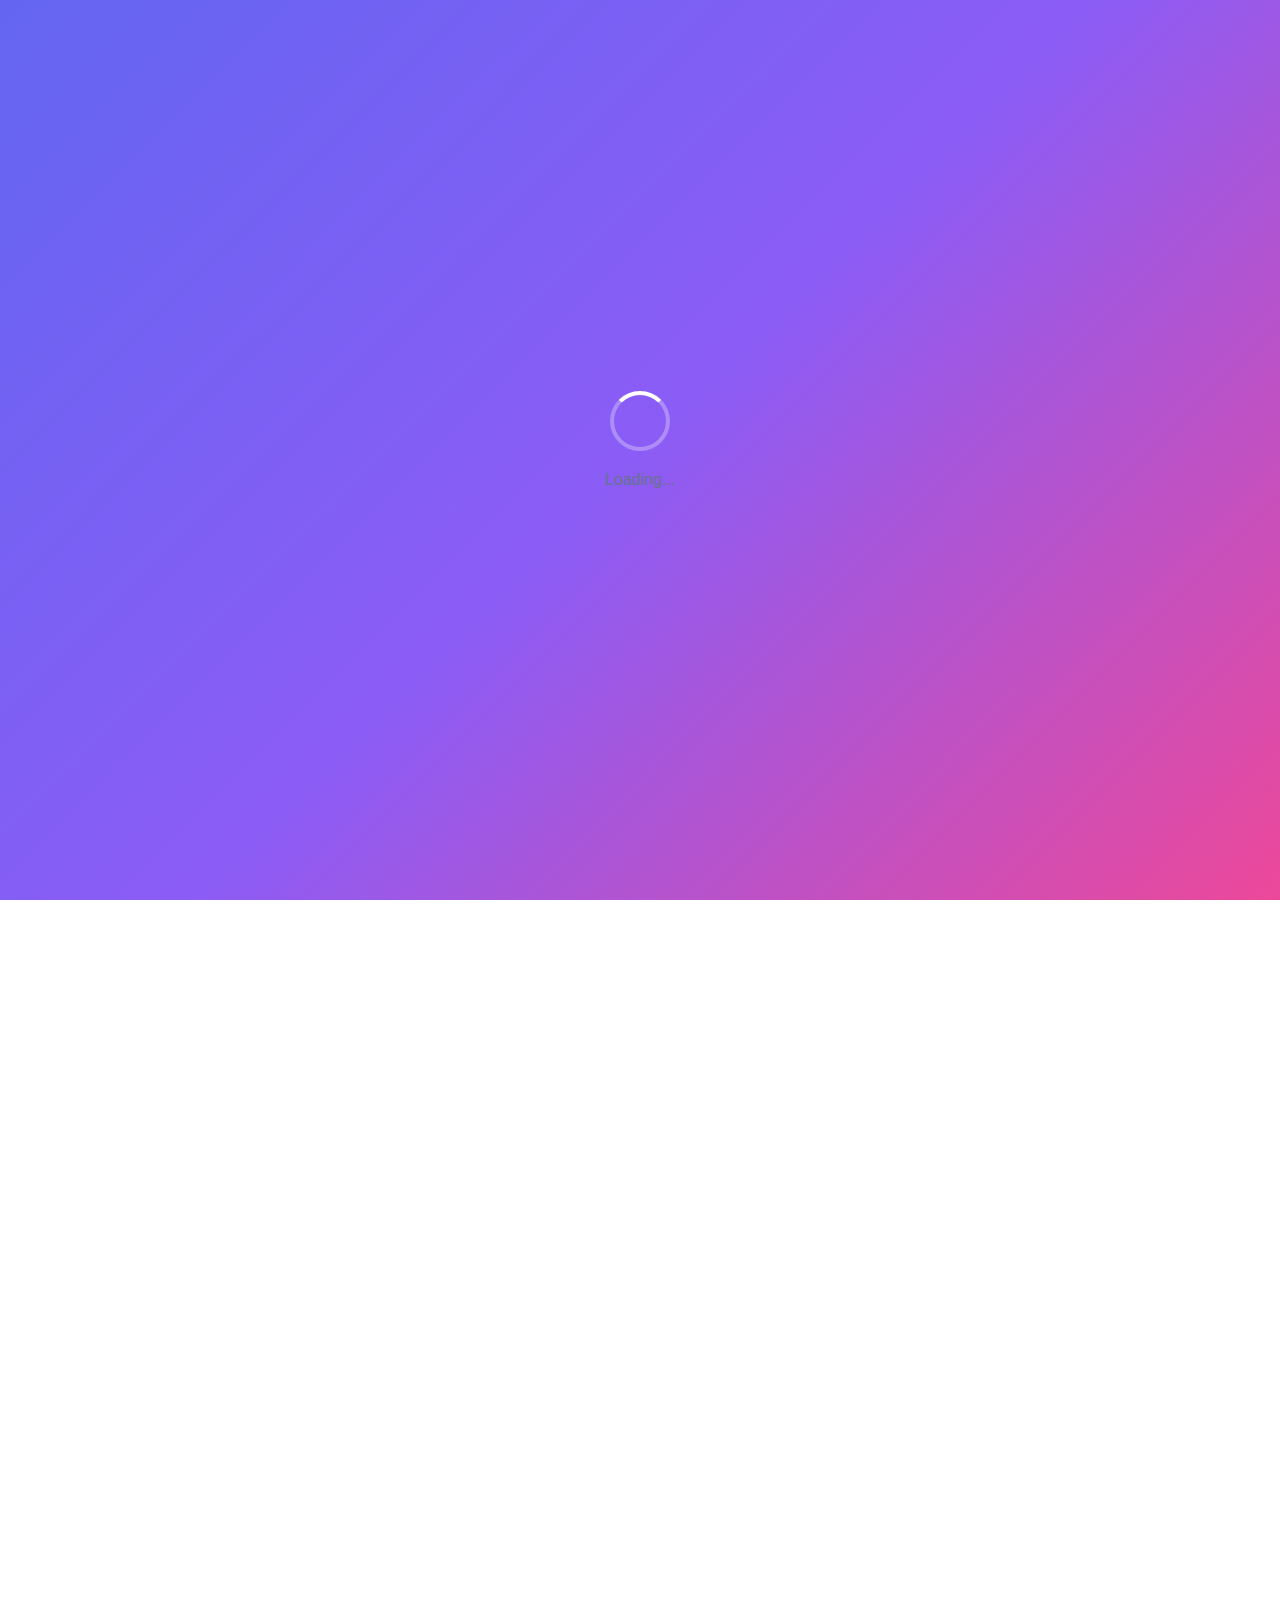
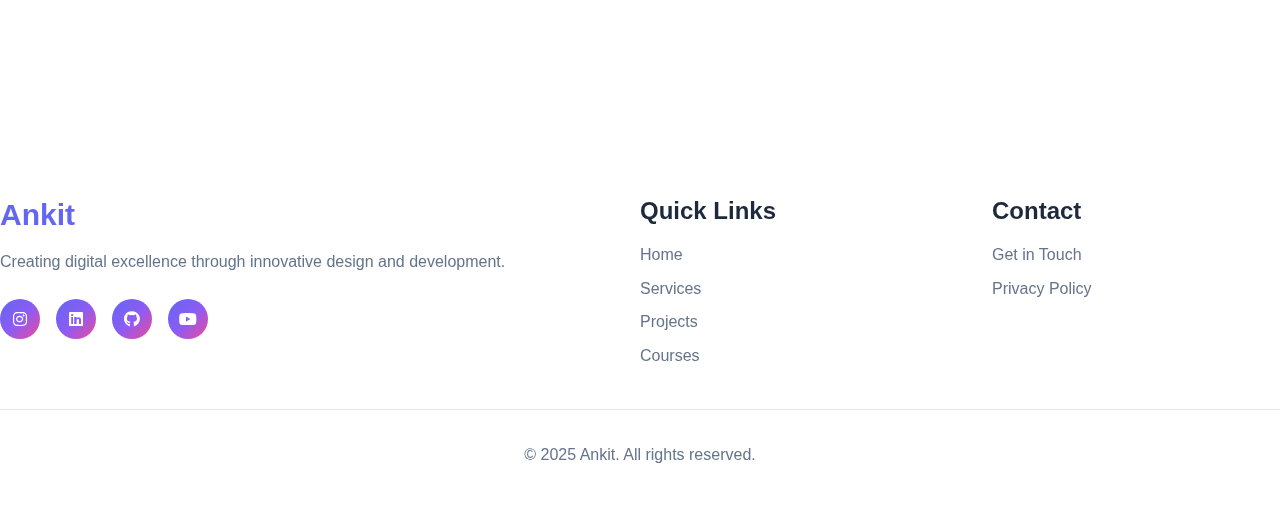
<file: index.html>
<!DOCTYPE html>
<html lang="en">
<head>
    <meta charset="UTF-8">
    <meta name="viewport" content="width=device-width, initial-scale=1.0">
    <title>Ankit | Personal Portfolio & Courses</title>
    <meta name="description" content="Ankit's Portfolio - Web Developer, Designer, Editor. Premium courses and professional services available.">
    <meta name="keywords" content="web developer, designer, video editor, courses, portfolio">
    <link rel="stylesheet" href="css/style.css">
    <link rel="stylesheet" href="css/animations.css">
    <link rel="stylesheet" href="css/responsive.css">
    <link href="https://cdnjs.cloudflare.com/ajax/libs/font-awesome/6.0.0/css/all.min.css" rel="stylesheet">
</head>
<body>
    <!-- Loading Screen -->
    <div id="loading-screen" class="loading-screen">
        <div class="loader">
            <div class="circular-loader"></div>
            <p>Loading...</p>
        </div>
    </div>

    <!-- Theme Toggle -->
    <div class="theme-toggle">
        <input type="checkbox" id="theme-switch">
        <label for="theme-switch" class="switch">
            <span class="slider">
                <i class="fas fa-sun sun-icon"></i>
                <i class="fas fa-moon moon-icon"></i>
            </span>
        </label>
    </div>

    <!-- Navigation -->
    <nav class="navbar" id="navbar">
        <div class="nav-container">
            <div class="nav-logo">
                <img src="assets/logo.svg" alt="Ankit Logo" class="logo-img">
                <span>Ankit</span>
            </div>
            <div class="nav-menu" id="nav-menu">
                <a href="index.html" class="nav-link active">Home</a>
                <a href="services.html" class="nav-link">Services</a>
                <a href="projects.html" class="nav-link">Projects</a>
                <a href="courses.html" class="nav-link">Courses</a>
                <a href="contact.html" class="nav-link">Contact</a>
            </div>
            <div class="hamburger" id="hamburger">
                <span></span>
                <span></span>
                <span></span>
            </div>
        </div>
    </nav>

    <!-- Hero Section -->
    <section class="hero" id="hero">
        <div class="hero-background">
            <div class="floating-shapes">
                <div class="shape shape-1"></div>
                <div class="shape shape-2"></div>
                <div class="shape shape-3"></div>
            </div>
        </div>
        <div class="hero-content">
            <div class="profile-container">
                <div class="profile-image">
                    <img src="assets/profile.png" alt="Ankit Profile" class="profile-img">
                    <div class="profile-ring"></div>
                </div>
            </div>
            <h1 class="hero-title">
                Hi, I'm <span class="highlight">Ankit</span>
            </h1>
            <div class="typing-container">
                <span id="typing-text" class="typing-text"></span>
                <span class="cursor">|</span>
            </div>
            <p class="hero-description">
                Crafting digital experiences with passion and precision. 
                Transforming ideas into stunning web solutions.
            </p>
            <div class="hero-buttons">
                <a href="projects.html" class="btn btn-primary">
                    <i class="fas fa-eye"></i>
                    View Projects
                </a>
                <a href="courses.html" class="btn btn-secondary">
                    <i class="fas fa-graduation-cap"></i>
                    Buy Courses
                </a>
                <a href="contact.html" class="btn btn-outline">
                    <i class="fas fa-envelope"></i>
                    Contact Me
                </a>
            </div>
        </div>
        <div class="scroll-indicator">
            <div class="scroll-arrow"></div>
        </div>
    </section>

    <!-- About Section -->
    <section class="about" id="about">
        <div class="container">
            <div class="section-header">
                <h2 class="section-title">About Me</h2>
                <p class="section-subtitle">Passionate about creating digital excellence</p>
            </div>
            <div class="about-content">
                <div class="about-text">
                    <p>
                        I'm a creative web developer and designer with a passion for crafting 
                        exceptional digital experiences. With expertise in modern web technologies 
                        and design principles, I help businesses and individuals bring their 
                        visions to life.
                    </p>
                    <div class="stats" style="animation-play-state: running;">
                        <div class="stat" style="animation-play-state: running;">
                            <h3 class="counter" data-target="50" style="animation-play-state: running;">\</h3>
                            <p style="animation-play-state: running;">Projects Completed</p>
                        </div>
                        <div class="stat" style="animation-play-state: running;">
                            <h3 class="counter" data-target="75" style="animation-play-state: running;">0</h3>
                            <p style="animation-play-state: running;">Happy Clients</p>
                        </div>
                        <div class="stat" style="animation-play-state: running;">
                            <h3 class="counter" data-target="3" style="animation-play-state: running;">0</h3>
                            <p style="animation-play-state: running;">Years Experience</p>
                        </div>
                    </div>
                <div class="about-skills">
                    <div class="skill">
                        <div class="skill-header">
                            <span>Web Development</span>
                            <span>90%</span>
                        </div>
                        <div class="skill-bar">
                            <div class="skill-progress" data-width="90%"></div>
                        </div>
                    </div>
                    <div class="skill">
                        <div class="skill-header">
                            <span>Video Editing</span>
                            <span>85%</span>
                        </div>
                        <div class="skill-bar">
                            <div class="skill-progress" data-width="85%"></div>
                        </div>
                    </div>
                    <div class="skill">
                        <div class="skill-header">
                            <span>Graphic Design</span>
                            <span>80%</span>
                        </div>
                        <div class="skill-bar">
                            <div class="skill-progress" data-width="80%"></div>
                        </div>
                    </div>
                </div>
            </div>
        </div>
    </section>

    <!-- Footer -->
    <footer class="footer">
        <div class="footer-content">
            <div class="footer-section">
                <h3>Ankit</h3>
                <p>Creating digital excellence through innovative design and development.</p>
                <div class="social-links">
                    <a href="#" aria-label="Instagram"><i class="fab fa-instagram"></i></a>
                    <a href="#" aria-label="LinkedIn"><i class="fab fa-linkedin"></i></a>
                    <a href="#" aria-label="GitHub"><i class="fab fa-github"></i></a>
                    <a href="#" aria-label="YouTube"><i class="fab fa-youtube"></i></a>
                </div>
            </div>
            <div class="footer-section">
                <h4>Quick Links</h4>
                <ul>
                    <li><a href="index.html">Home</a></li>
                    <li><a href="services.html">Services</a></li>
                    <li><a href="projects.html">Projects</a></li>
                    <li><a href="courses.html">Courses</a></li>
                </ul>
            </div>
            <div class="footer-section">
                <h4>Contact</h4>
                <ul>
                    <li><a href="contact.html">Get in Touch</a></li>
                    <li><a href="privacy.html">Privacy Policy</a></li>
                </ul>
            </div>
        </div>
        <div class="footer-bottom">
            <p>&copy; 2025 Ankit. All rights reserved.</p>
        </div>
    </footer>

    <script src="js/main.js"></script>
    <script src="js/animations.js"></script>
</body>
</html>
</file>
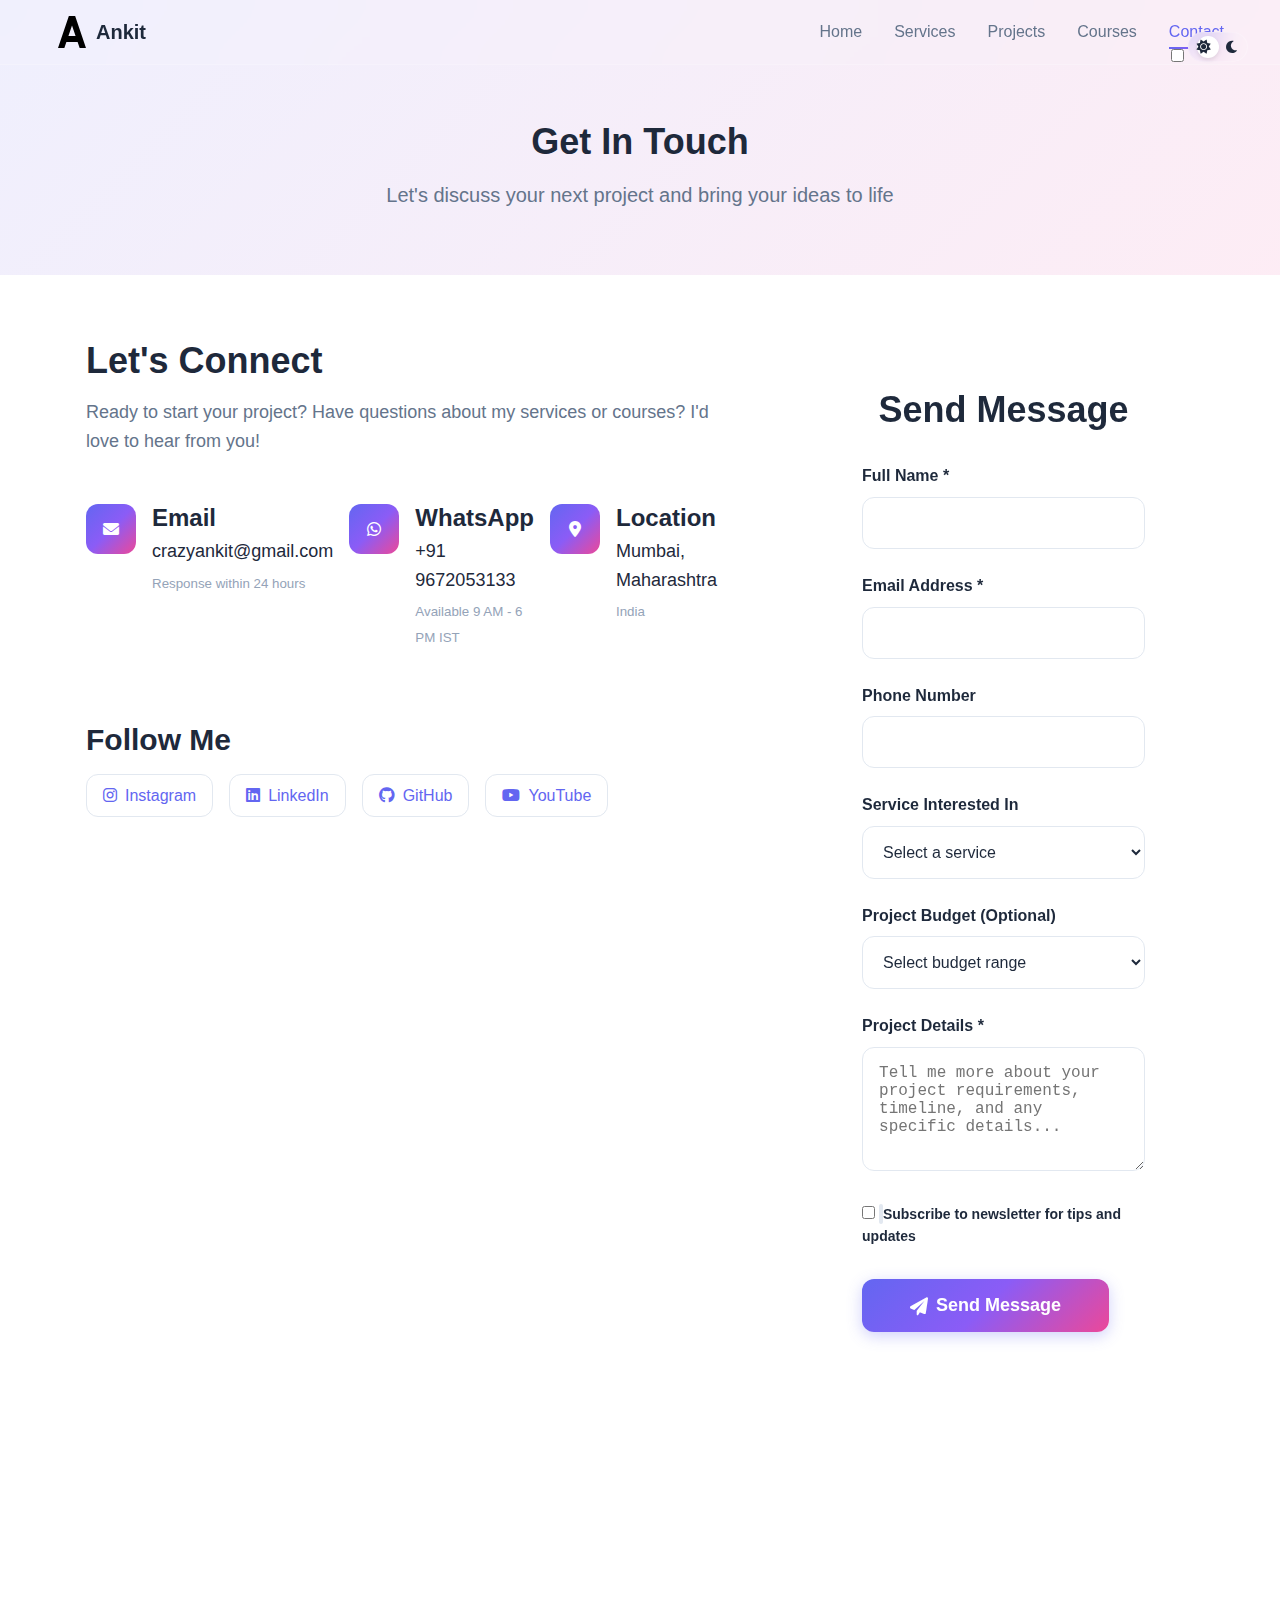
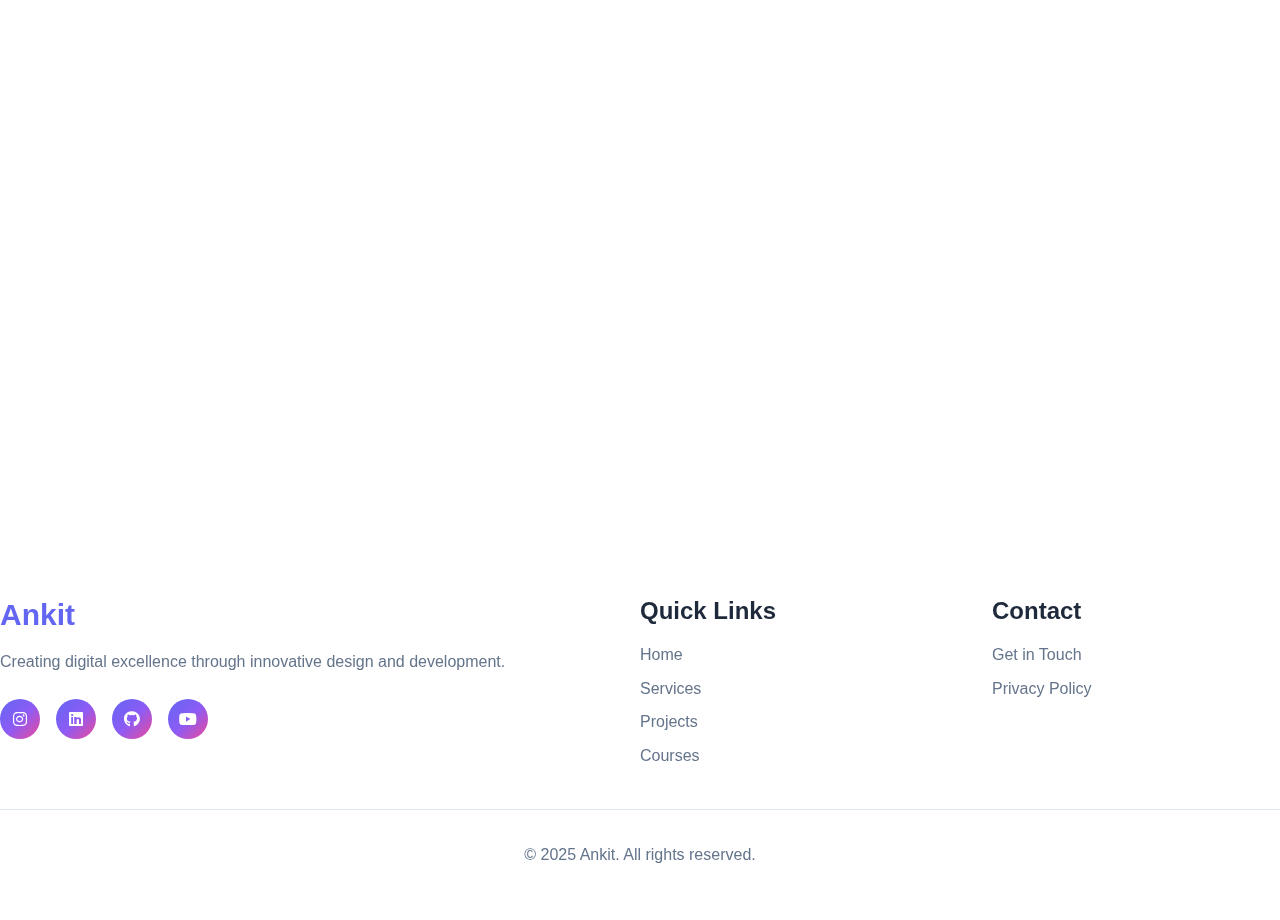
<file: contact.html>
<!DOCTYPE html>
<html lang="en">
<head>
    <meta charset="UTF-8">
    <meta name="viewport" content="width=device-width, initial-scale=1.0">
    <title>Contact | Ankit Portfolio</title>
    <meta name="description" content="Get in touch with Ankit for your web development, design, and video editing projects.">
    <link rel="stylesheet" href="css/style.css">
    <link rel="stylesheet" href="css/animations.css">
    <link rel="stylesheet" href="css/responsive.css">
    <link href="https://cdnjs.cloudflare.com/ajax/libs/font-awesome/6.0.0/css/all.min.css" rel="stylesheet">
</head>
<body>
    <!-- Theme Toggle -->
    <div class="theme-toggle">
        <input type="checkbox" id="theme-switch">
        <label for="theme-switch" class="switch">
            <span class="slider">
                <i class="fas fa-sun sun-icon"></i>
                <i class="fas fa-moon moon-icon"></i>
            </span>
        </label>
    </div>

    <!-- Navigation -->
    <nav class="navbar" id="navbar">
        <div class="nav-container">
            <div class="nav-logo">
                <img src="assets/logo.svg" alt="Ankit Logo" class="logo-img">
                <span>Ankit</span>
            </div>
            <div class="nav-menu" id="nav-menu">
                <a href="index.html" class="nav-link">Home</a>
                <a href="services.html" class="nav-link">Services</a>
                <a href="projects.html" class="nav-link">Projects</a>
                <a href="courses.html" class="nav-link">Courses</a>
                <a href="contact.html" class="nav-link active">Contact</a>
            </div>
            <div class="hamburger" id="hamburger">
                <span></span>
                <span></span>
                <span></span>
            </div>
        </div>
    </nav>

    <!-- Contact Hero -->
    <section class="page-hero">
        <div class="container">
            <h1 class="page-title">Get In Touch</h1>
            <p class="page-subtitle">Let's discuss your next project and bring your ideas to life</p>
        </div>
    </section>

    <!-- Contact Section -->
    <section class="contact-section">
        <div class="container">
            <div class="contact-container">
                <!-- Contact Info -->
                <div class="contact-info">
                    <h2>Let's Connect</h2>
                    <p>Ready to start your project? Have questions about my services or courses? I'd love to hear from you!</p>
                    
                    <div class="contact-methods">
                        <div class="contact-method">
                            <div class="method-icon">
                                <i class="fas fa-envelope"></i>
                            </div>
                            <div class="method-details">
                                <h4>Email</h4>
                                <p>crazyankit@gmail.com</p>
                                <small>Response within 24 hours</small>
                            </div>
                        </div>

                        <div class="contact-method">
                            <div class="method-icon">
                                <i class="fab fa-whatsapp"></i>
                            </div>
                            <div class="method-details">
                                <h4>WhatsApp</h4>
                                <p>+91 9672053133</p>
                                <small>Available 9 AM - 6 PM IST</small>
                            </div>
                        </div>

                        <div class="contact-method">
                            <div class="method-icon">
                                <i class="fas fa-map-marker-alt"></i>
                            </div>
                            <div class="method-details">
                                <h4>Location</h4>
                                <p>Mumbai, Maharashtra</p>
                                <small>India</small>
                            </div>
                        </div>
                    </div>

                    <div class="social-connect">
                        <h3>Follow Me</h3>
                        <div class="social-links-large">
                            <a href="#" class="social-link instagram" aria-label="Instagram">
                                <i class="fab fa-instagram"></i>
                                <span>Instagram</span>
                            </a>
                            <a href="#" class="social-link linkedin" aria-label="LinkedIn">
                                <i class="fab fa-linkedin"></i>
                                <span>LinkedIn</span>
                            </a>
                            <a href="#" class="social-link github" aria-label="GitHub">
                                <i class="fab fa-github"></i>
                                <span>GitHub</span>
                            </a>
                            <a href="#" class="social-link youtube" aria-label="YouTube">
                                <i class="fab fa-youtube"></i>
                                <span>YouTube</span>
                            </a>
                        </div>
                    </div>
                </div>

                <!-- Contact Form -->
                <div class="contact-form-container">
                    <form class="contact-form" id="contact-form">
                        <h2>Send Message</h2>
                        
                        <div class="form-group">
                            <label for="name">Full Name *</label>
                            <input type="text" id="name" name="name" required>
                            <span class="form-error" id="name-error"></span>
                        </div>

                        <div class="form-group">
                            <label for="email">Email Address *</label>
                            <input type="email" id="email" name="email" required>
                            <span class="form-error" id="email-error"></span>
                        </div>

                        <div class="form-group">
                            <label for="phone">Phone Number</label>
                            <input type="tel" id="phone" name="phone">
                            <span class="form-error" id="phone-error"></span>
                        </div>

                        <div class="form-group">
                            <label for="service">Service Interested In</label>
                            <select id="service" name="service">
                                <option value="">Select a service</option>
                                <option value="web-development">Web Development</option>
                                <option value="video-editing">Video Editing</option>
                                <option value="graphic-design">Graphic Design</option>
                                <option value="seo">SEO Optimization</option>
                                <option value="mobile-app">Mobile App Design</option>
                                <option value="digital-marketing">Digital Marketing</option>
                                <option value="courses">Course Purchase</option>
                                <option value="other">Other</option>
                            </select>
                        </div>

                        <div class="form-group">
                            <label for="budget">Project Budget (Optional)</label>
                            <select id="budget" name="budget">
                                <option value="">Select budget range</option>
                                <option value="under-10k">Under ₹10,000</option>
                                <option value="10k-25k">₹10,000 - ₹25,000</option>
                                <option value="25k-50k">₹25,000 - ₹50,000</option>
                                <option value="50k-100k">₹50,000 - ₹1,00,000</option>
                                <option value="above-100k">Above ₹1,00,000</option>
                            </select>
                        </div>

                        <div class="form-group">
                            <label for="message">Project Details *</label>
                            <textarea id="message" name="message" rows="5" placeholder="Tell me more about your project requirements, timeline, and any specific details..." required></textarea>
                            <span class="form-error" id="message-error"></span>
                        </div>

                        <div class="form-group checkbox-group">
                            <label class="checkbox-label">
                                <input type="checkbox" id="newsletter" name="newsletter">
                                <span class="checkmark"></span>
                                Subscribe to newsletter for tips and updates
                            </label>
                        </div>

                        <button type="submit" class="btn btn-primary btn-large">
                            <i class="fas fa-paper-plane"></i>
                            Send Message
                        </button>
                    </form>
                </div>
            </div>
        </div>
    </section>

    <!-- FAQ Section -->
    <section class="faq-section">
        <div class="container">
            <div class="section-header">
                <h2 class="section-title">Frequently Asked Questions</h2>
                <p class="section-subtitle">Quick answers to common questions</p>
            </div>
            
            <div class="faq-container">
                <div class="faq-item">
                    <div class="faq-question">
                        <h4>How long does a typical project take?</h4>
                        <i class="fas fa-chevron-down"></i>
                    </div>
                    <div class="faq-answer">
                        <p>Project timelines vary based on complexity. A simple website takes 1-2 weeks, while complex applications may take 4-8 weeks. I'll provide a detailed timeline during our initial consultation.</p>
                    </div>
                </div>

                <div class="faq-item">
                    <div class="faq-question">
                        <h4>Do you provide ongoing support after project completion?</h4>
                        <i class="fas fa-chevron-down"></i>
                    </div>
                    <div class="faq-answer">
                        <p>Yes! I offer 30 days of free support after project delivery. Extended support and maintenance packages are also available.</p>
                    </div>
                </div>

                <div class="faq-item">
                    <div class="faq-question">
                        <h4>What's included in your courses?</h4>
                        <i class="fas fa-chevron-down"></i>
                    </div>
                    <div class="faq-answer">
                        <p>My courses include comprehensive tutorials, premium assets, templates, and lifetime access. You'll also get certificate of completion and ongoing support.</p>
                    </div>
                </div>

                <div class="faq-item">
                    <div class="faq-question">
                        <h4>Do you work with international clients?</h4>
                        <i class="fas fa-chevron-down"></i>
                    </div>
                    <div class="faq-answer">
                        <p>Absolutely! I work with clients worldwide. I'm flexible with time zones and use modern communication tools to ensure smooth collaboration.</p>
                    </div>
                </div>
            </div>
        </div>
    </section>

    <!-- Footer -->
    <footer class="footer">
        <div class="footer-content">
            <div class="footer-section">
                <h3>Ankit</h3>
                <p>Creating digital excellence through innovative design and development.</p>
                <div class="social-links">
                    <a href="#" aria-label="Instagram"><i class="fab fa-instagram"></i></a>
                    <a href="#" aria-label="LinkedIn"><i class="fab fa-linkedin"></i></a>
                    <a href="#" aria-label="GitHub"><i class="fab fa-github"></i></a>
                    <a href="#" aria-label="YouTube"><i class="fab fa-youtube"></i></a>
                </div>
            </div>
            <div class="footer-section">
                <h4>Quick Links</h4>
                <ul>
                    <li><a href="index.html">Home</a></li>
                    <li><a href="services.html">Services</a></li>
                    <li><a href="projects.html">Projects</a></li>
                    <li><a href="courses.html">Courses</a></li>
                </ul>
            </div>
            <div class="footer-section">
                <h4>Contact</h4>
                <ul>
                    <li><a href="contact.html">Get in Touch</a></li>
                    <li><a href="privacy.html">Privacy Policy</a></li>
                </ul>
            </div>
        </div>
        <div class="footer-bottom">
            <p>&copy; 2025 Ankit. All rights reserved.</p>
        </div>
    </footer>

    <script src="js/main.js"></script>
    <script src="js/animations.js"></script>
</body>
</html>
</file>
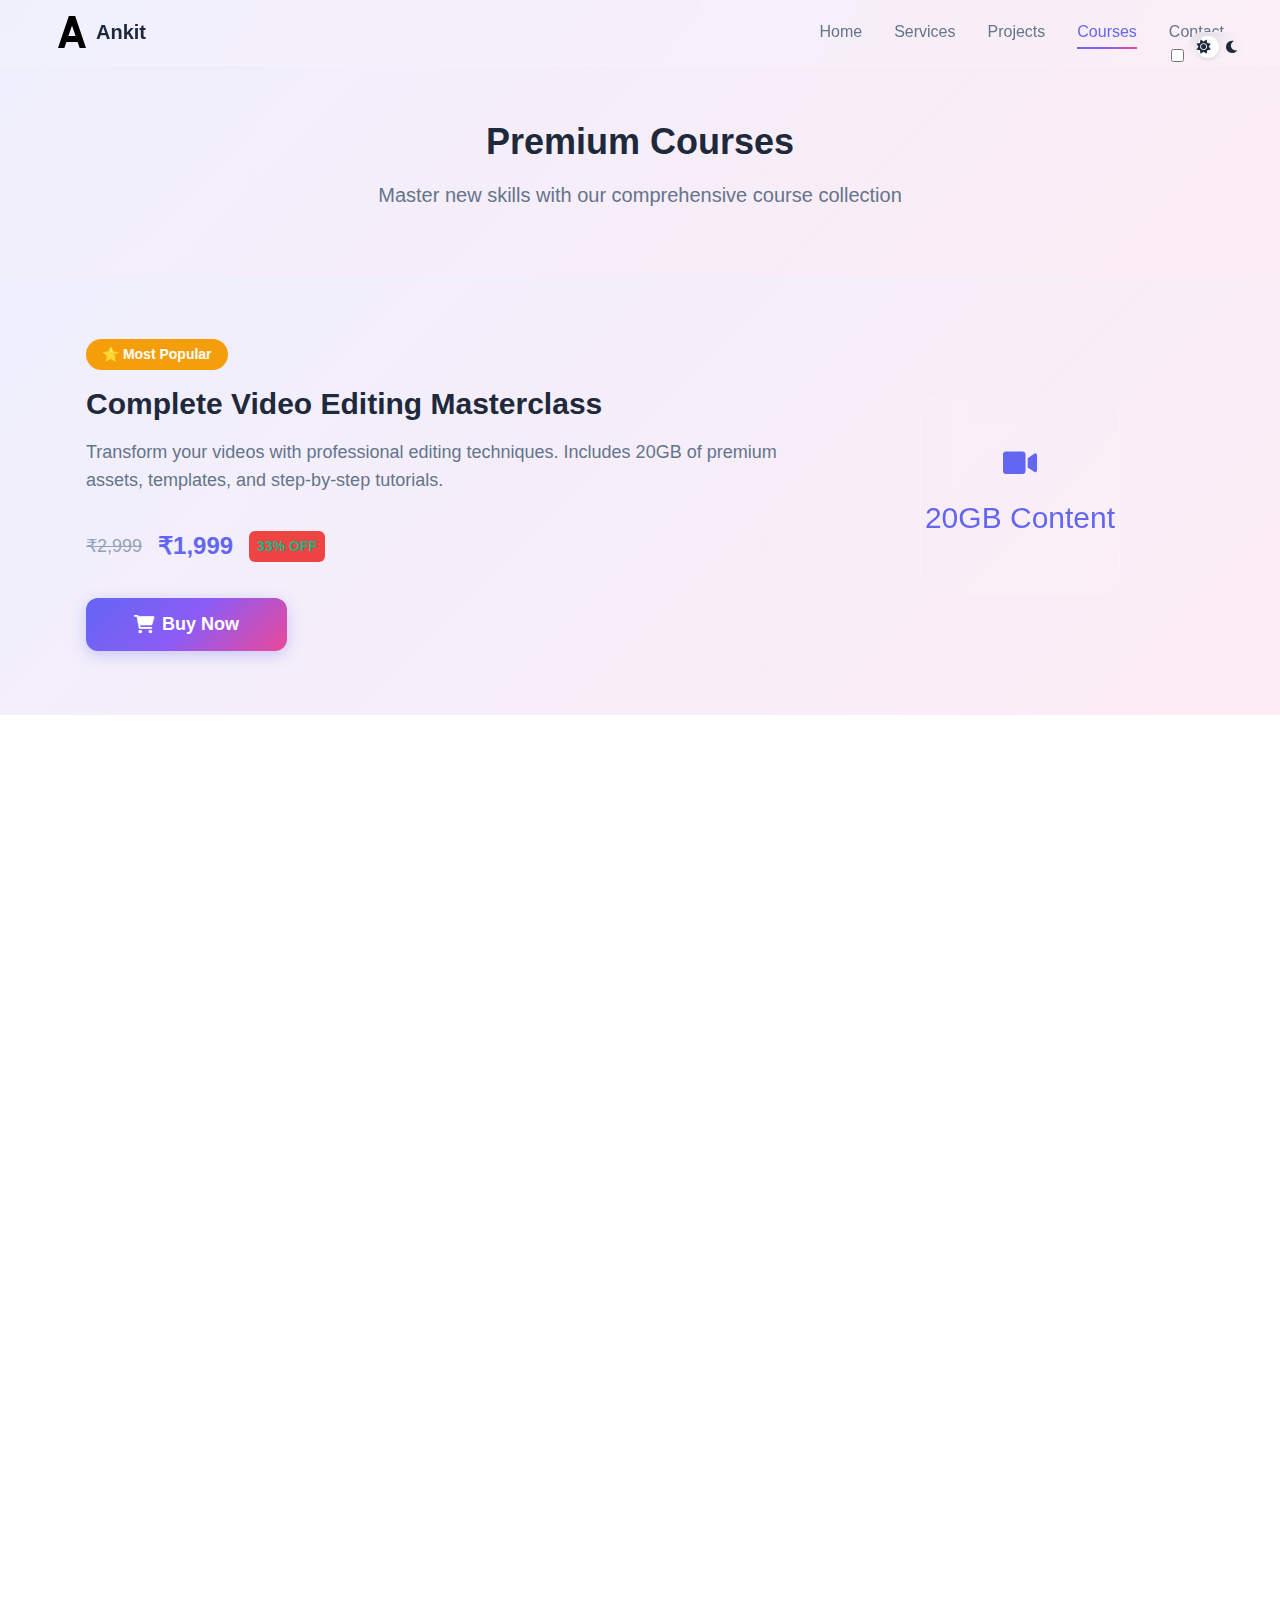
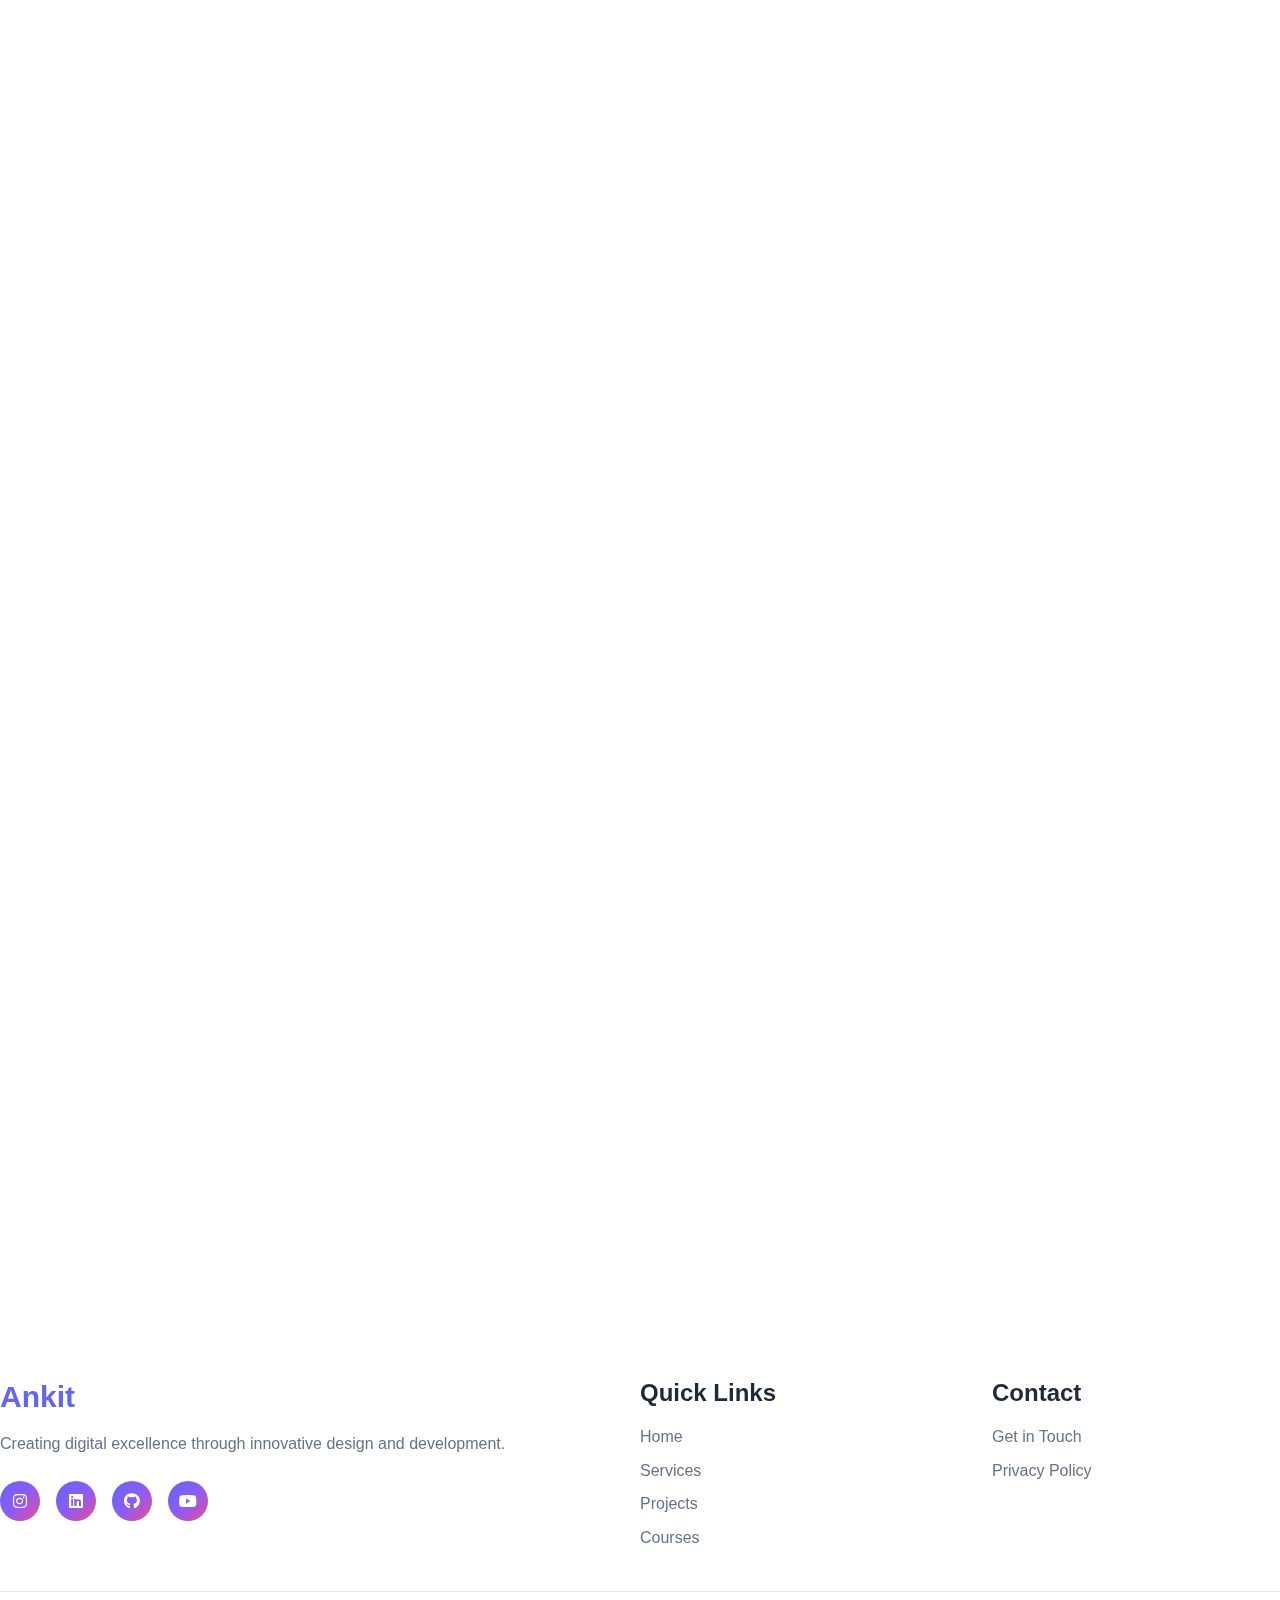
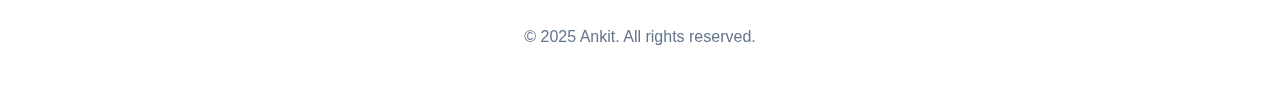
<file: courses.html>
<!DOCTYPE html>
<html lang="en">
<head>
    <meta charset="UTF-8">
    <meta name="viewport" content="width=device-width, initial-scale=1.0">
    <title>Courses | Ankit Portfolio</title>
    <meta name="description" content="Premium courses by Ankit - Video Editing, Web Development, Dropshipping, and more.">
    <link rel="stylesheet" href="css/style.css">
    <link rel="stylesheet" href="css/animations.css">
    <link rel="stylesheet" href="css/responsive.css">
    <link href="https://cdnjs.cloudflare.com/ajax/libs/font-awesome/6.0.0/css/all.min.css" rel="stylesheet">
</head>
<body>
    <!-- Theme Toggle -->
    <div class="theme-toggle">
        <input type="checkbox" id="theme-switch">
        <label for="theme-switch" class="switch">
            <span class="slider">
                <i class="fas fa-sun sun-icon"></i>
                <i class="fas fa-moon moon-icon"></i>
            </span>
        </label>
    </div>

    <!-- Navigation -->
    <nav class="navbar" id="navbar">
        <div class="nav-container">
            <div class="nav-logo">
                <img src="assets/logo.svg" alt="Ankit Logo" class="logo-img">
                <span>Ankit</span>
            </div>
            <div class="nav-menu" id="nav-menu">
                <a href="index.html" class="nav-link">Home</a>
                <a href="services.html" class="nav-link">Services</a>
                <a href="projects.html" class="nav-link">Projects</a>
                <a href="courses.html" class="nav-link active">Courses</a>
                <a href="contact.html" class="nav-link">Contact</a>
            </div>
            <div class="hamburger" id="hamburger">
                <span></span>
                <span></span>
                <span></span>
            </div>
        </div>
    </nav>

    <!-- Courses Hero -->
    <section class="page-hero">
        <div class="container">
            <h1 class="page-title">Premium Courses</h1>
            <p class="page-subtitle">Master new skills with our comprehensive course collection</p>
        </div>
    </section>

    <!-- Featured Course Banner -->
    <section class="featured-course">
        <div class="container">
            <div class="featured-content">
                <div class="featured-text">
                    <span class="featured-badge">⭐ Most Popular</span>
                    <h2>Complete Video Editing Masterclass</h2>
                    <p>Transform your videos with professional editing techniques. Includes 20GB of premium assets, templates, and step-by-step tutorials.</p>
                    <div class="featured-price">
                        <span class="original-price">₹2,999</span>
                        <span class="current-price">₹1,999</span>
                        <span class="discount">33% OFF</span>
                    </div>
                    <button class="btn btn-primary btn-large" onclick="buyNow('editing-pack', 'Complete Video Editing Pack', 1999)">
                        <i class="fas fa-shopping-cart"></i>
                        Buy Now
                    </button>
                </div>
                <div class="featured-image">
                    <div class="course-preview">
                        <i class="fas fa-video"></i>
                        <span>20GB Content</span>
                    </div>
                </div>
            </div>
        </div>
    </section>

    <!-- Courses Grid -->
    <section class="courses-section">
        <div class="container">
            <div class="section-header">
                <h2 class="section-title">All Courses</h2>
                <p class="section-subtitle">Choose from our carefully crafted course collection</p>
            </div>
            
            <div class="courses-container">
                <div class="course-card" data-aos="fade-up">
                    <div class="course-image">
                        <div class="course-icon">
                            <i class="fas fa-video"></i>
                        </div>
                        <div class="course-badge">Best Seller</div>
                    </div>
                    <div class="course-content">
                        <h3>🎬 Video Editing Pack</h3>
                        <div class="course-details">
                            <span class="course-size">
                                <i class="fas fa-hdd"></i>
                                20GB Content
                            </span>
                            <span class="course-lessons">
                                <i class="fas fa-play-circle"></i>
                                50+ Tutorials
                            </span>
                        </div>
                        <p>Professional video editing course with premium assets, transitions, and effects.</p>
                        <ul class="course-features">
                            <li>✅ Advanced editing techniques</li>
                            <li>✅ Color grading masterclass</li>
                            <li>✅ Motion graphics templates</li>
                            <li>✅ Lifetime access</li>
                        </ul>
                        <div class="course-price">
                            <span class="original-price">₹2,999</span>
                            <span class="current-price">₹1,999</span>
                        </div>
                        <button class="btn btn-primary" onclick="buyNow('editing-pack', 'Video Editing Pack (20GB)', 1999)">
                            <i class="fas fa-shopping-cart"></i>
                            Buy Now
                        </button>
                    </div>
                </div>

                <div class="course-card" data-aos="fade-up" data-aos-delay="100">
                    <div class="course-image">
                        <div class="course-icon">
                            <i class="fas fa-code"></i>
                        </div>
                    </div>
                    <div class="course-content">
                        <h3>💻 HTML, CSS, JS Notes</h3>
                        <div class="course-details">
                            <span class="course-size">
                                <i class="fas fa-file-pdf"></i>
                                200+ Pages
                            </span>
                            <span class="course-lessons">
                                <i class="fas fa-book"></i>
                                Complete Guide
                            </span>
                        </div>
                        <p>Comprehensive notes covering HTML, CSS, and JavaScript fundamentals to advanced concepts.</p>
                        <ul class="course-features">
                            <li>✅ Beginner to advanced</li>
                            <li>✅ Practical examples</li>
                            <li>✅ Code snippets</li>
                            <li>✅ Project ideas</li>
                        </ul>
                        <div class="course-price">
                            <span class="current-price">₹799</span>
                        </div>
                        <button class="btn btn-primary" onclick="buyNow('web-notes', 'HTML, CSS, JS Basic Notes', 799)">
                            <i class="fas fa-shopping-cart"></i>
                            Buy Now
                        </button>
                    </div>
                </div>

                <div class="course-card" data-aos="fade-up" data-aos-delay="200">
                    <div class="course-image">
                        <div class="course-icon">
                            <i class="fas fa-shipping-fast"></i>
                        </div>
                        <div class="course-badge">New</div>
                    </div>
                    <div class="course-content">
                        <h3>🛒 Dropshipping PDF Course</h3>
                        <div class="course-details">
                            <span class="course-size">
                                <i class="fas fa-file-pdf"></i>
                                150+ Pages
                            </span>
                            <span class="course-lessons">
                                <i class="fas fa-chart-line"></i>
                                Business Guide
                            </span>
                        </div>
                        <p>Complete dropshipping business guide from setup to scaling your online store.</p>
                        <ul class="course-features">
                            <li>✅ Store setup guide</li>
                            <li>✅ Product research</li>
                            <li>✅ Marketing strategies</li>
                            <li>✅ Scaling techniques</li>
                        </ul>
                        <div class="course-price">
                            <span class="original-price">₹1,499</span>
                            <span class="current-price">₹999</span>
                        </div>
                        <button class="btn btn-primary" onclick="buyNow('dropshipping', 'Dropshipping PDF Course', 999)">
                            <i class="fas fa-shopping-cart"></i>
                            Buy Now
                        </button>
                    </div>
                </div>

                <div class="course-card" data-aos="fade-up" data-aos-delay="300">
                    <div class="course-image">
                        <div class="course-icon">
                            <i class="fas fa-image"></i>
                        </div>
                    </div>
                    <div class="course-content">
                        <h3>🎨 Thumbnail Editing Pack</h3>
                        <div class="course-details">
                            <span class="course-size">
                                <i class="fas fa-images"></i>
                                500+ Templates
                            </span>
                            <span class="course-lessons">
                                <i class="fas fa-palette"></i>
                                Design Pack
                            </span>
                        </div>
                        <p>Professional thumbnail templates and editing course for YouTube and social media.</p>
                        <ul class="course-features">
                            <li>✅ 500+ templates</li>
                            <li>✅ Photoshop tutorials</li>
                            <li>✅ Typography guide</li>
                            <li>✅ Color theory</li>
                        </ul>
                        <div class="course-price">
                            <span class="current-price">₹1,299</span>
                        </div>
                        <button class="btn btn-primary" onclick="buyNow('thumbnail-pack', 'Thumbnail Editing Pack', 1299)">
                            <i class="fas fa-shopping-cart"></i>
                            Buy Now
                        </button>
                    </div>
                </div>
            </div>
        </div>
    </section>

    <!-- Testimonials -->
    <section class="testimonials-section">
        <div class="container">
            <div class="section-header">
                <h2 class="section-title">What Students Say</h2>
                <p class="section-subtitle">Real feedback from our course participants</p>
            </div>
            <div class="testimonials-grid">
                <div class="testimonial-card" data-aos="fade-up">
                    <div class="testimonial-content">
                        <div class="rating">
                            <i class="fas fa-star"></i>
                            <i class="fas fa-star"></i>
                            <i class="fas fa-star"></i>
                            <i class="fas fa-star"></i>
                            <i class="fas fa-star"></i>
                        </div>
                        <p>"The video editing course is incredibly detailed and practical. Learned so much!"</p>
                    </div>
                    <div class="testimonial-author">
                        <div class="author-avatar">
                            <i class="fas fa-user"></i>
                        </div>
                        <div class="author-info">
                            <h4>Rahul Sharma</h4>
                            <span>Content Creator</span>
                        </div>
                    </div>
                </div>

                <div class="testimonial-card" data-aos="fade-up" data-aos-delay="100">
                    <div class="testimonial-content">
                        <div class="rating">
                            <i class="fas fa-star"></i>
                            <i class="fas fa-star"></i>
                            <i class="fas fa-star"></i>
                            <i class="fas fa-star"></i>
                            <i class="fas fa-star"></i>
                        </div>
                        <p>"Perfect for beginners! The HTML/CSS notes are well-structured and easy to follow."</p>
                    </div>
                    <div class="testimonial-author">
                        <div class="author-avatar">
                            <i class="fas fa-user"></i>
                        </div>
                        <div class="author-info">
                            <h4>Priya Patel</h4>
                            <span>Web Developer</span>
                        </div>
                    </div>
                </div>

                <div class="testimonial-card" data-aos="fade-up" data-aos-delay="200">
                    <div class="testimonial-content">
                        <div class="rating">
                            <i class="fas fa-star"></i>
                            <i class="fas fa-star"></i>
                            <i class="fas fa-star"></i>
                            <i class="fas fa-star"></i>
                            <i class="fas fa-star"></i>
                        </div>
                        <p>"Started my dropshipping business following this guide. Great ROI!"</p>
                    </div>
                    <div class="testimonial-author">
                        <div class="author-avatar">
                            <i class="fas fa-user"></i>
                        </div>
                        <div class="author-info">
                            <h4>Amit Kumar</h4>
                            <span>Entrepreneur</span>
                        </div>
                    </div>
                </div>
            </div>
        </div>
    </section>

    <!-- Footer -->
    <footer class="footer">
        <div class="footer-content">
            <div class="footer-section">
                <h3>Ankit</h3>
                <p>Creating digital excellence through innovative design and development.</p>
                <div class="social-links">
                    <a href="#" aria-label="Instagram"><i class="fab fa-instagram"></i></a>
                    <a href="#" aria-label="LinkedIn"><i class="fab fa-linkedin"></i></a>
                    <a href="#" aria-label="GitHub"><i class="fab fa-github"></i></a>
                    <a href="#" aria-label="YouTube"><i class="fab fa-youtube"></i></a>
                </div>
            </div>
            <div class="footer-section">
                <h4>Quick Links</h4>
                <ul>
                    <li><a href="index.html">Home</a></li>
                    <li><a href="services.html">Services</a></li>
                    <li><a href="projects.html">Projects</a></li>
                    <li><a href="courses.html">Courses</a></li>
                </ul>
            </div>
            <div class="footer-section">
                <h4>Contact</h4>
                <ul>
                    <li><a href="contact.html">Get in Touch</a></li>
                    <li><a href="privacy.html">Privacy Policy</a></li>
                </ul>
            </div>
        </div>
        <div class="footer-bottom">
            <p>&copy; 2025 Ankit. All rights reserved.</p>
        </div>
    </footer>

    <script src="js/main.js"></script>
    <script src="js/animations.js"></script>
</body>
</html>
</file>
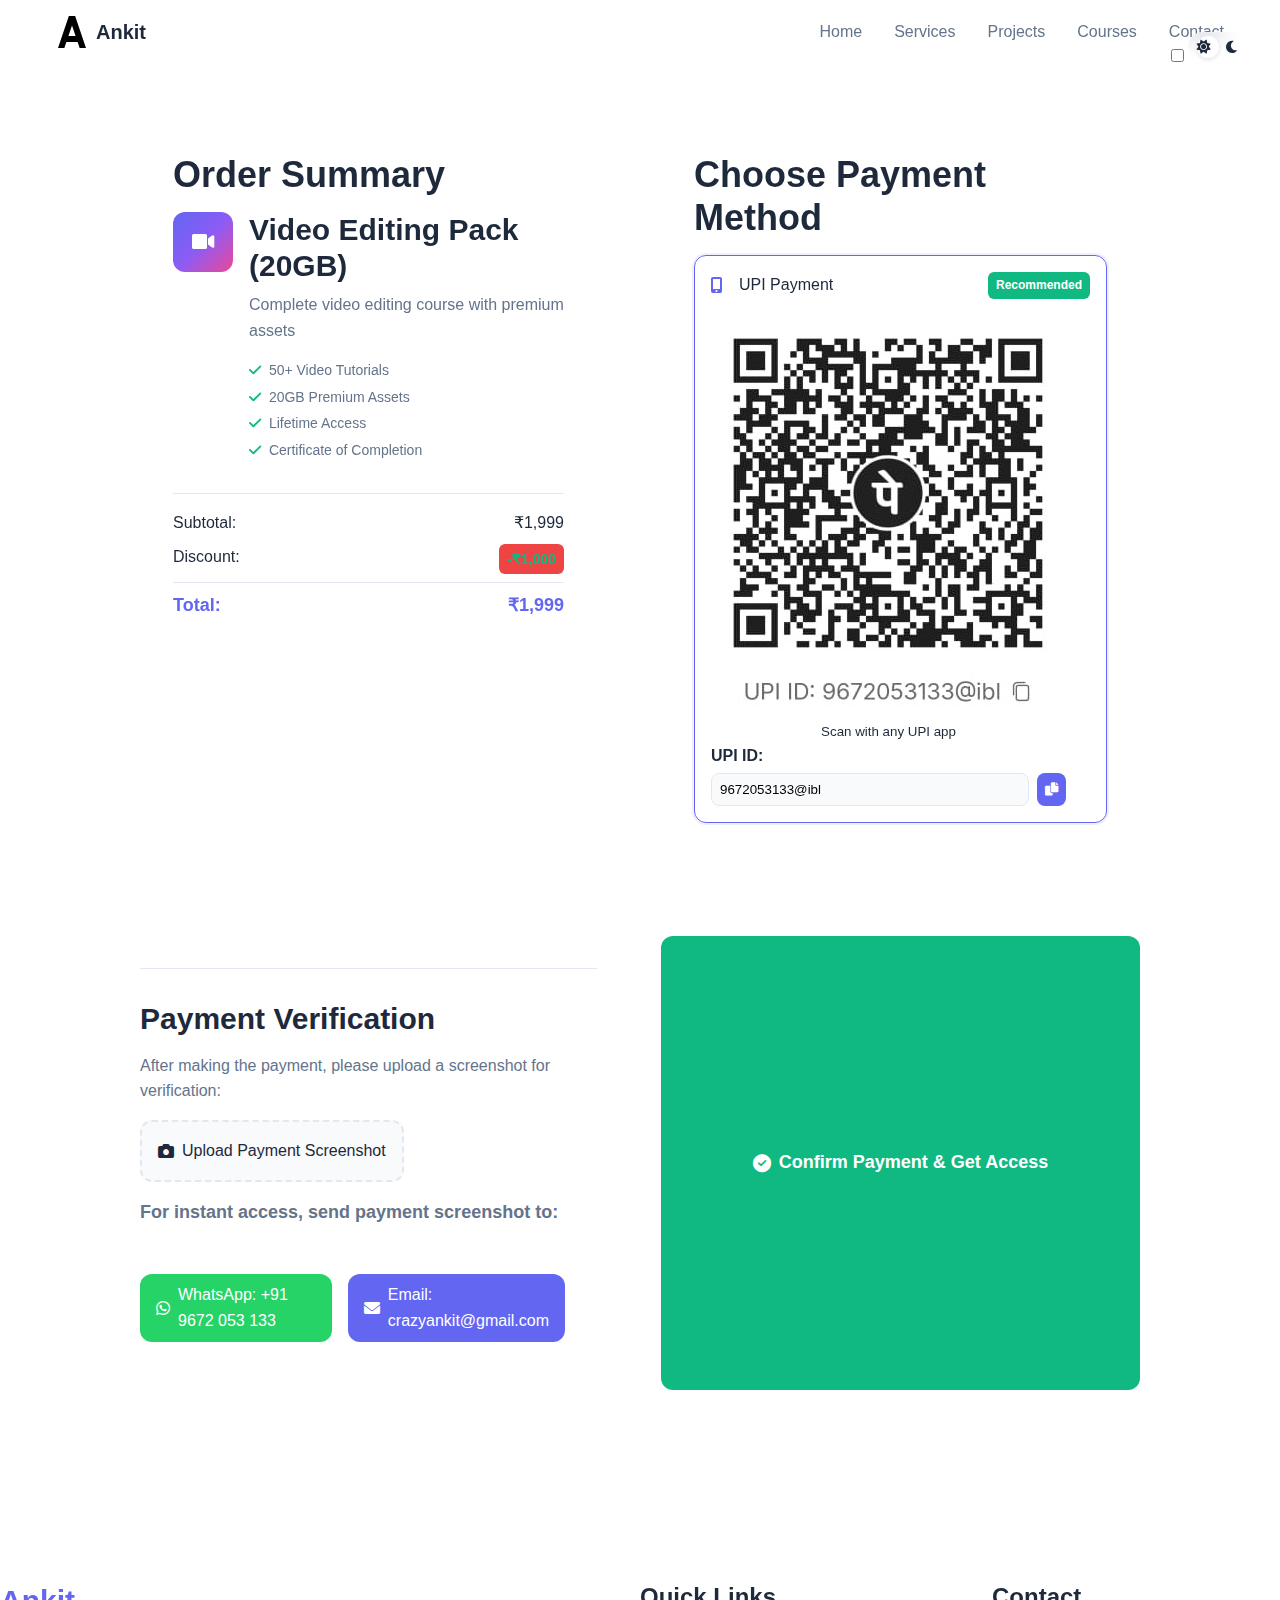
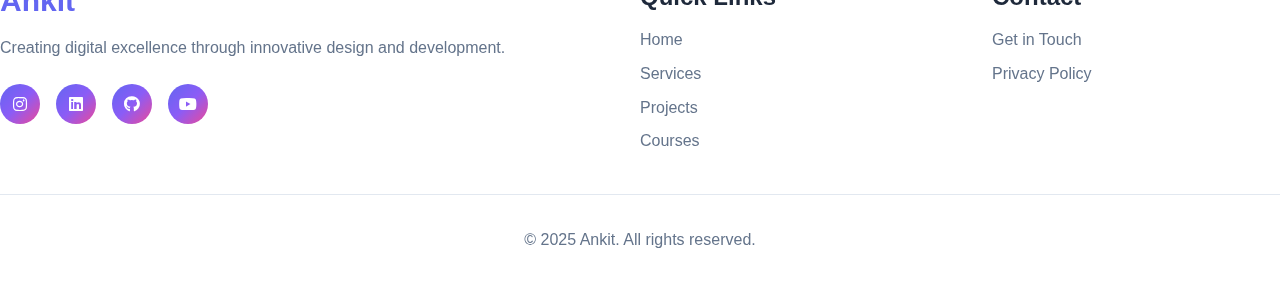
<file: payment.html>
<!DOCTYPE html>
<html lang="en">
<head>
    <meta charset="UTF-8">
    <meta name="viewport" content="width=device-width, initial-scale=1.0">
    <title>Payment | Ankit Portfolio</title>
    <meta name="description" content="Secure payment page for Ankit's courses with multiple payment options.">
    <link rel="stylesheet" href="css/style.css">
    <link rel="stylesheet" href="css/animations.css">
    <link rel="stylesheet" href="css/responsive.css">
    <link href="https://cdnjs.cloudflare.com/ajax/libs/font-awesome/6.0.0/css/all.min.css" rel="stylesheet">
</head>
<body>
    <!-- Theme Toggle -->
    <div class="theme-toggle">
        <input type="checkbox" id="theme-switch">
        <label for="theme-switch" class="switch">
            <span class="slider">
                <i class="fas fa-sun sun-icon"></i>
                <i class="fas fa-moon moon-icon"></i>
            </span>
        </label>
    </div>

    <!-- Navigation -->
    <nav class="navbar" id="navbar">
        <div class="nav-container">
            <div class="nav-logo">
                <img src="assets/logo.svg" alt="Ankit Logo" class="logo-img">
                <span>Ankit</span>
            </div>
            <div class="nav-menu" id="nav-menu">
                <a href="index.html" class="nav-link">Home</a>
                <a href="services.html" class="nav-link">Services</a>
                <a href="projects.html" class="nav-link">Projects</a>
                <a href="courses.html" class="nav-link">Courses</a>
                <a href="contact.html" class="nav-link">Contact</a>
            </div>
            <div class="hamburger" id="hamburger">
                <span></span>
                <span></span>
                <span></span>
            </div>
        </div>
    </nav>

    <!-- Payment Section -->
    <section class="payment-section">
        <div class="container">
            <div class="payment-container">
                <!-- Order Summary -->
                <div class="order-summary">
                    <h2>Order Summary</h2>
                    <div class="order-item">
                        <div class="item-icon">
                            <i class="fas fa-video"></i>
                        </div>
                        <div class="item-details">
                            <h3 id="course-title">Video Editing Pack (20GB)</h3>
                            <p>Complete video editing course with premium assets</p>
                            <div class="item-features">
                                <span><i class="fas fa-check"></i> 50+ Video Tutorials</span>
                                <span><i class="fas fa-check"></i> 20GB Premium Assets</span>
                                <span><i class="fas fa-check"></i> Lifetime Access</span>
                                <span><i class="fas fa-check"></i> Certificate of Completion</span>
                            </div>
                        </div>
                    </div>
                    <div class="order-total">
                        <div class="total-row">
                            <span>Subtotal:</span>
                            <span id="subtotal">₹1,999</span>
                        </div>
                        <div class="total-row">
                            <span>Discount:</span>
                            <span class="discount">-₹1,000</span>
                        </div>
                        <div class="total-row total-final">
                            <span>Total:</span>
                            <span id="total-amount">₹1,999</span>
                        </div>
                    </div>
                </div>

                <!-- Payment Methods -->
                <div class="payment-methods">
                    <h2>Choose Payment Method</h2>
                    
                    <!-- UPI Section -->
                    <div class="payment-option active" data-method="upi">
                        <div class="payment-header">
                            <i class="fas fa-mobile-alt"></i>
                            <span>UPI Payment</span>
                            <div class="recommended-badge">Recommended</div>
                        </div>
                        <div class="payment-content">
                            <div class="upi-options">
                                <div class="upi-qr">
                                    <div class="qr-code-container">
    <img src="assets/new-upi-qr.jpg" alt="UPI QR Code" class="upi-qr-image-custom">
    <small>Scan with any UPI app</small>
</div>

                                    <div class="upi-id">
                                        <label>UPI ID:</label>
                                        <div class="upi-id-input">
                                            <input type="text" value="9672053133@ibl" readonly>
                                            <button class="copy-btn" onclick="copyUPIId()">
                                                <i class="fas fa-copy"></i>
                                            </button>
                                        </div>
                                    </div>
                                </div>
                                <div class="upi-apps">
                                    <h4></h4>
                                    
                                    </div>
                                </div>
                            </div>
                        </div>
                    </div>

                    

                    <!-- Payment Verification -->
                    <div class="payment-verification">
                        <h3>Payment Verification</h3>
                        <p>After making the payment, please upload a screenshot for verification:</p>
                        <div class="upload-section">
                            <input type="file" id="payment-screenshot" accept="image/*" onchange="handleFileUpload(event)">
                            <label for="payment-screenshot" class="upload-btn">
                                <i class="fas fa-camera"></i>
                                Upload Payment Screenshot
                            </label>
                            <div id="upload-preview" class="upload-preview"></div>
                        </div>
                        <div class="contact-info">
                            <p><strong>For instant access, send payment screenshot to:</strong></p>
                            <div class="contact-methods">
                                <a href="https://wa.me/919672053133" class="contact-btn whatsapp">
                                    <i class="fab fa-whatsapp"></i>
                                    WhatsApp: +91 9672 053 133
                                </a>
                                <a href="mailto:crazyankit@gmail.com" class="contact-btn email">
                                    <i class="fas fa-envelope"></i>
                                    Email: crazyankit@gmail.com
                                </a>
                            </div>
                        </div>
                    </div>

                    <!-- Complete Payment Button -->
                    <button class="btn btn-success btn-large btn-full" onclick="completePayment()">
                        <i class="fas fa-check-circle"></i>
                        Confirm Payment & Get Access
                    </button>
                </div>
            </div>
        </div>
    </section>

    <!-- Payment Success Modal -->
    <div id="payment-modal" class="modal">
        <div class="modal-content">
            <div class="modal-header">
                <h2>Payment Submitted Successfully!</h2>
                <span class="close" onclick="closeModal()">&times;</span>
            </div>
            <div class="modal-body">
                <div class="success-icon">
                    <i class="fas fa-check-circle"></i>
                </div>
                <p>Your payment has been submitted for verification. You will receive course access within 2-4 hours.</p>
                <div class="next-steps">
                    <h4>What happens next?</h4>
                    <ul>
                        <li><i class="fas fa-check"></i> We'll verify your payment</li>
                        <li><i class="fas fa-check"></i> Course access will be sent to your email</li>
                        <li><i class="fas fa-check"></i> You'll receive download links</li>
                        <li><i class="fas fa-check"></i> 24/7 support available</li>
                    </ul>
                </div>
                <div class="modal-actions">
                    <a href="courses.html" class="btn btn-primary">Browse More Courses</a>
                    <a href="contact.html" class="btn btn-outline">Contact Support</a>
                </div>
            </div>
        </div>
    </div>

    <!-- Footer -->
    <footer class="footer">
        <div class="footer-content">
            <div class="footer-section">
                <h3>Ankit</h3>
                <p>Creating digital excellence through innovative design and development.</p>
                <div class="social-links">
                    <a href="#" aria-label="Instagram"><i class="fab fa-instagram"></i></a>
                    <a href="#" aria-label="LinkedIn"><i class="fab fa-linkedin"></i></a>
                    <a href="#" aria-label="GitHub"><i class="fab fa-github"></i></a>
                    <a href="#" aria-label="YouTube"><i class="fab fa-youtube"></i></a>
                </div>
            </div>
            <div class="footer-section">
                <h4>Quick Links</h4>
                <ul>
                    <li><a href="index.html">Home</a></li>
                    <li><a href="services.html">Services</a></li>
                    <li><a href="projects.html">Projects</a></li>
                    <li><a href="courses.html">Courses</a></li>
                </ul>
            </div>
            <div class="footer-section">
                <h4>Contact</h4>
                <ul>
                    <li><a href="contact.html">Get in Touch</a></li>
                    <li><a href="privacy.html">Privacy Policy</a></li>
                </ul>
            </div>
        </div>
        <div class="footer-bottom">
            <p>&copy; 2025 Ankit. All rights reserved.</p>
        </div>
    </footer>

    <script src="js/main.js"></script>
    <script src="js/animations.js"></script>
</body>
</html>
</file>
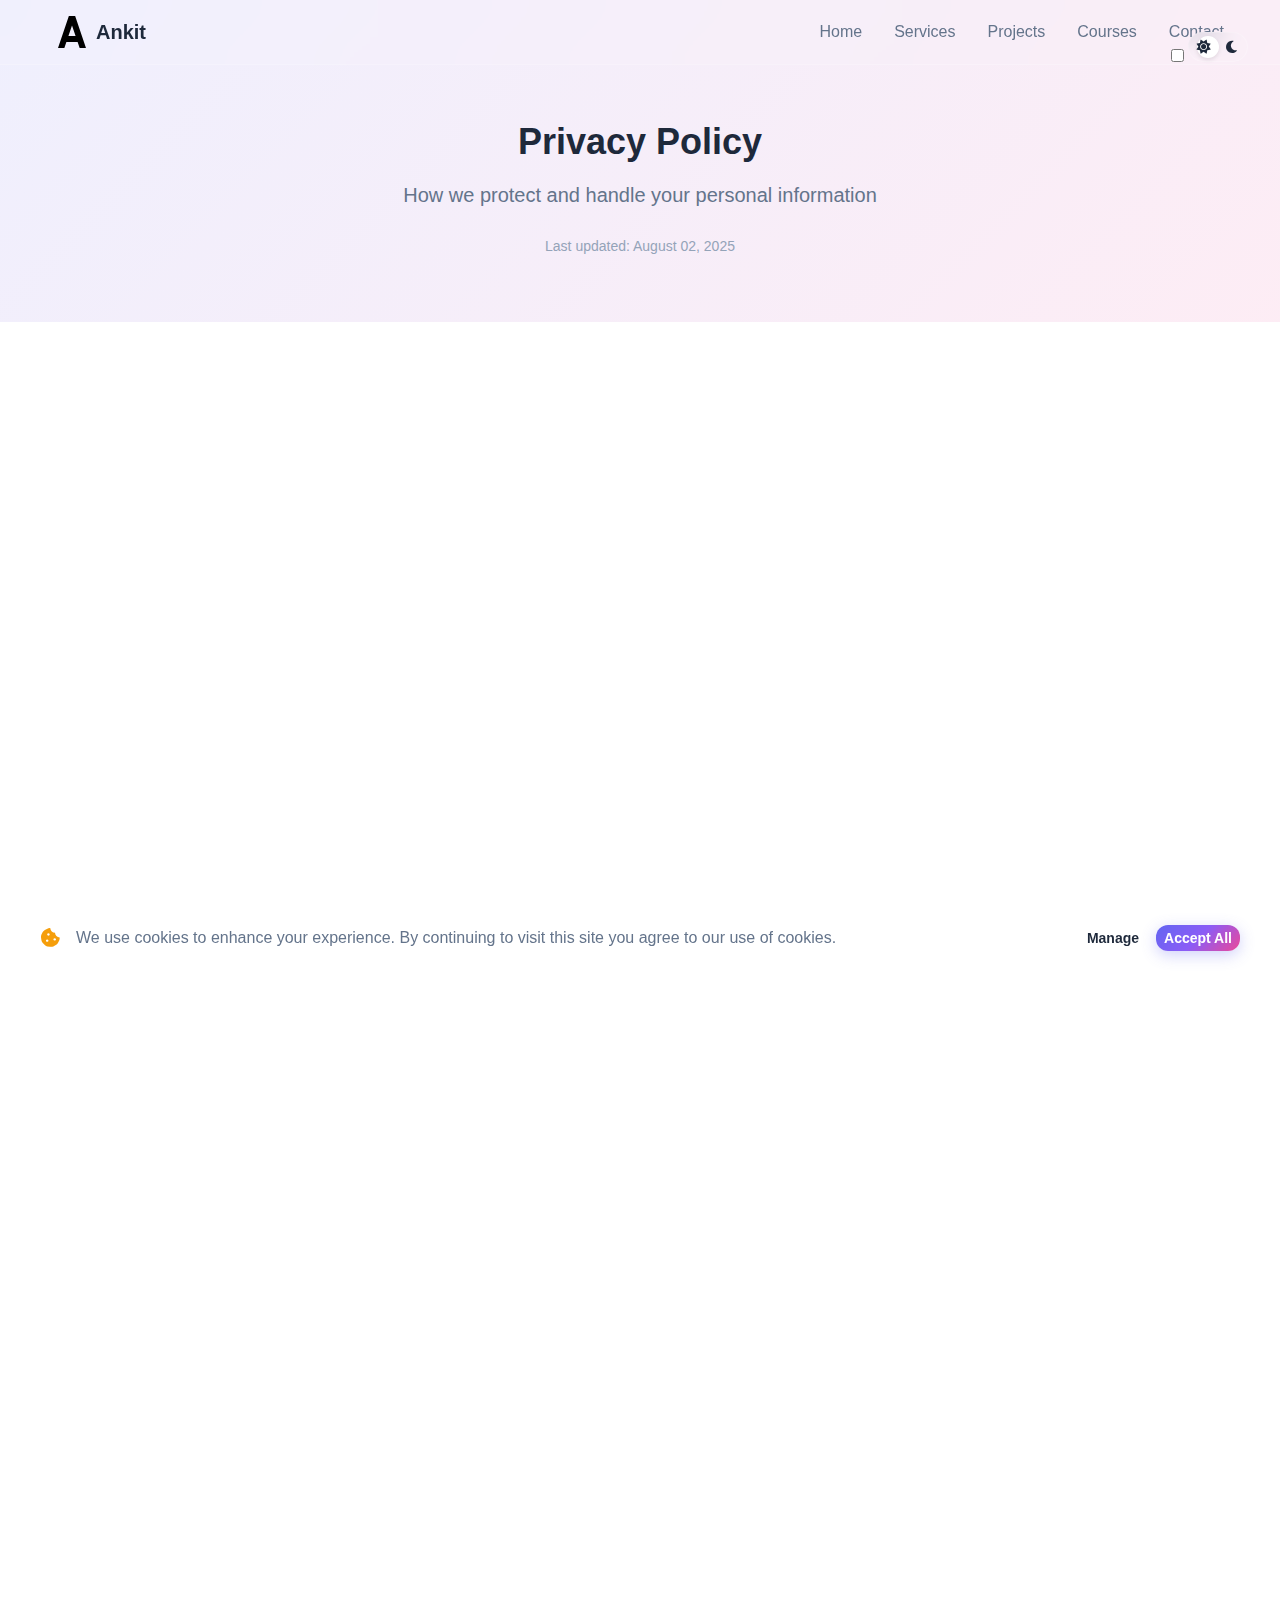
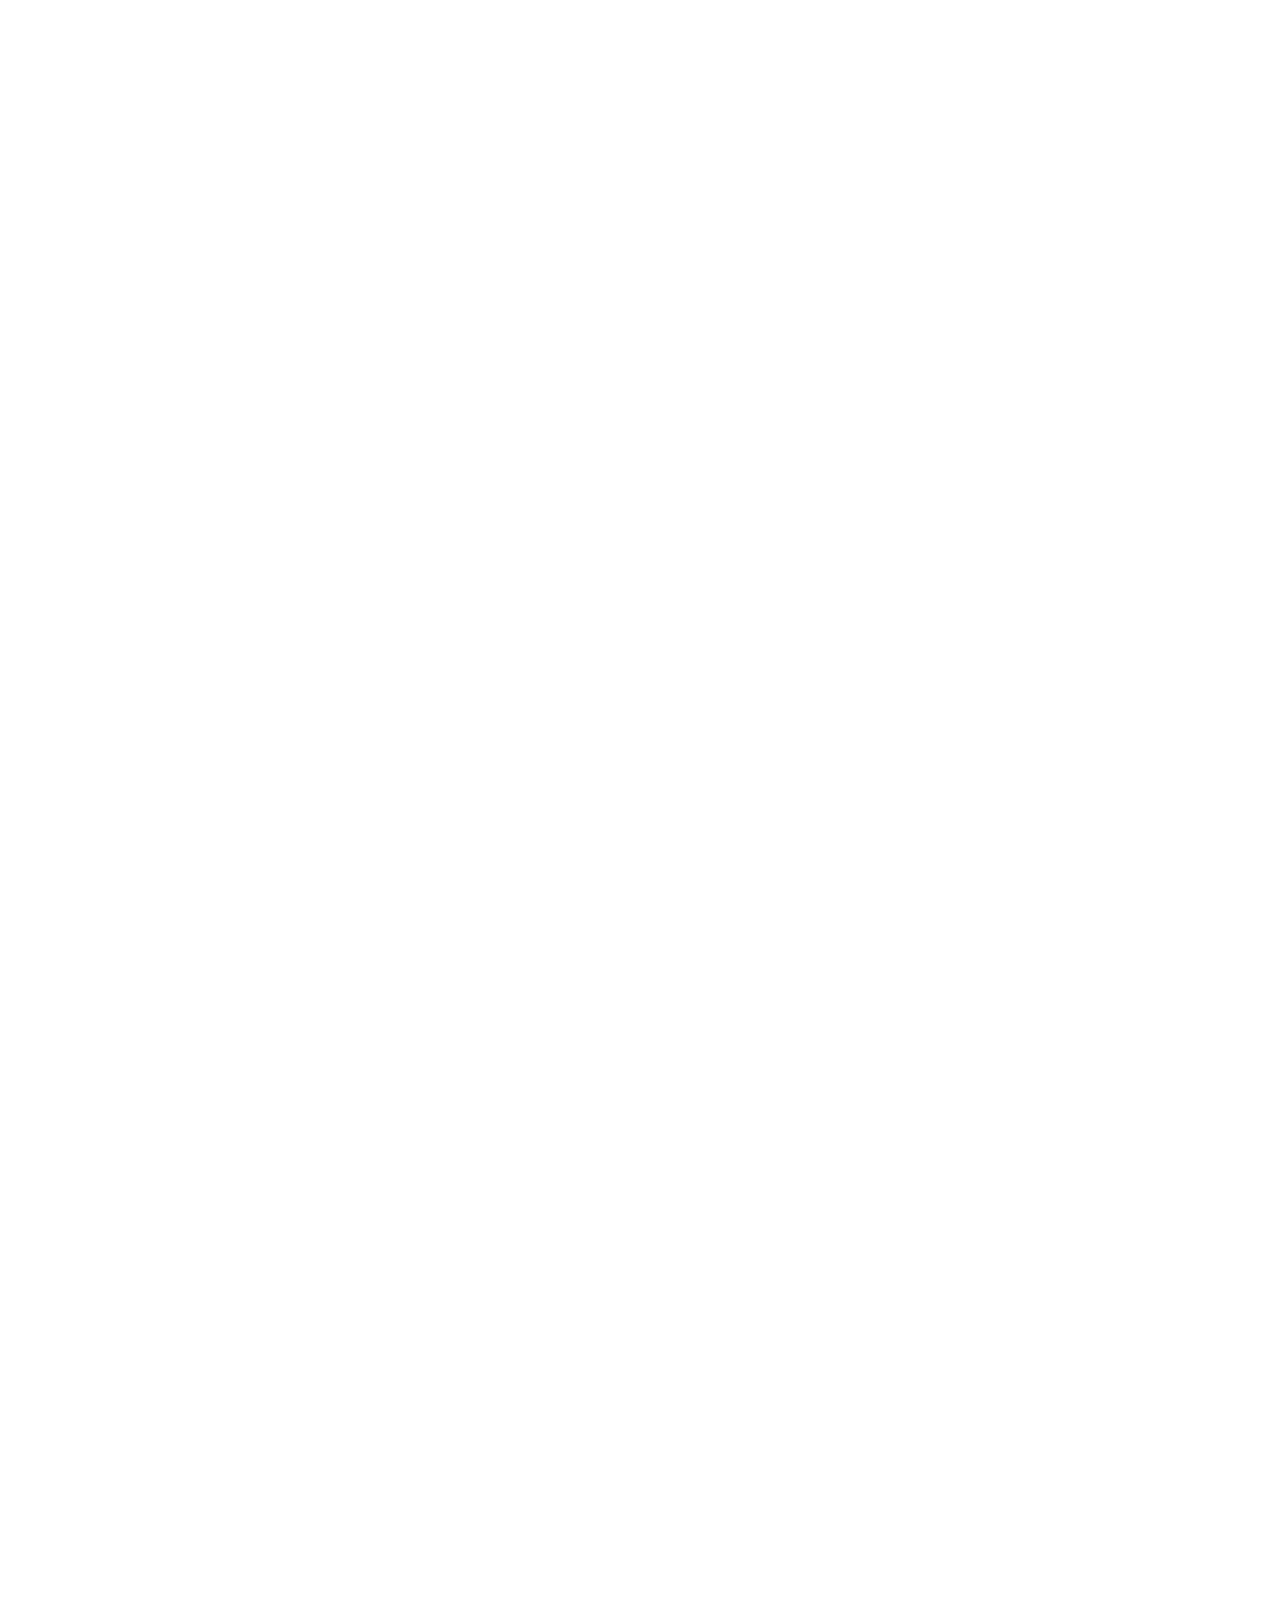
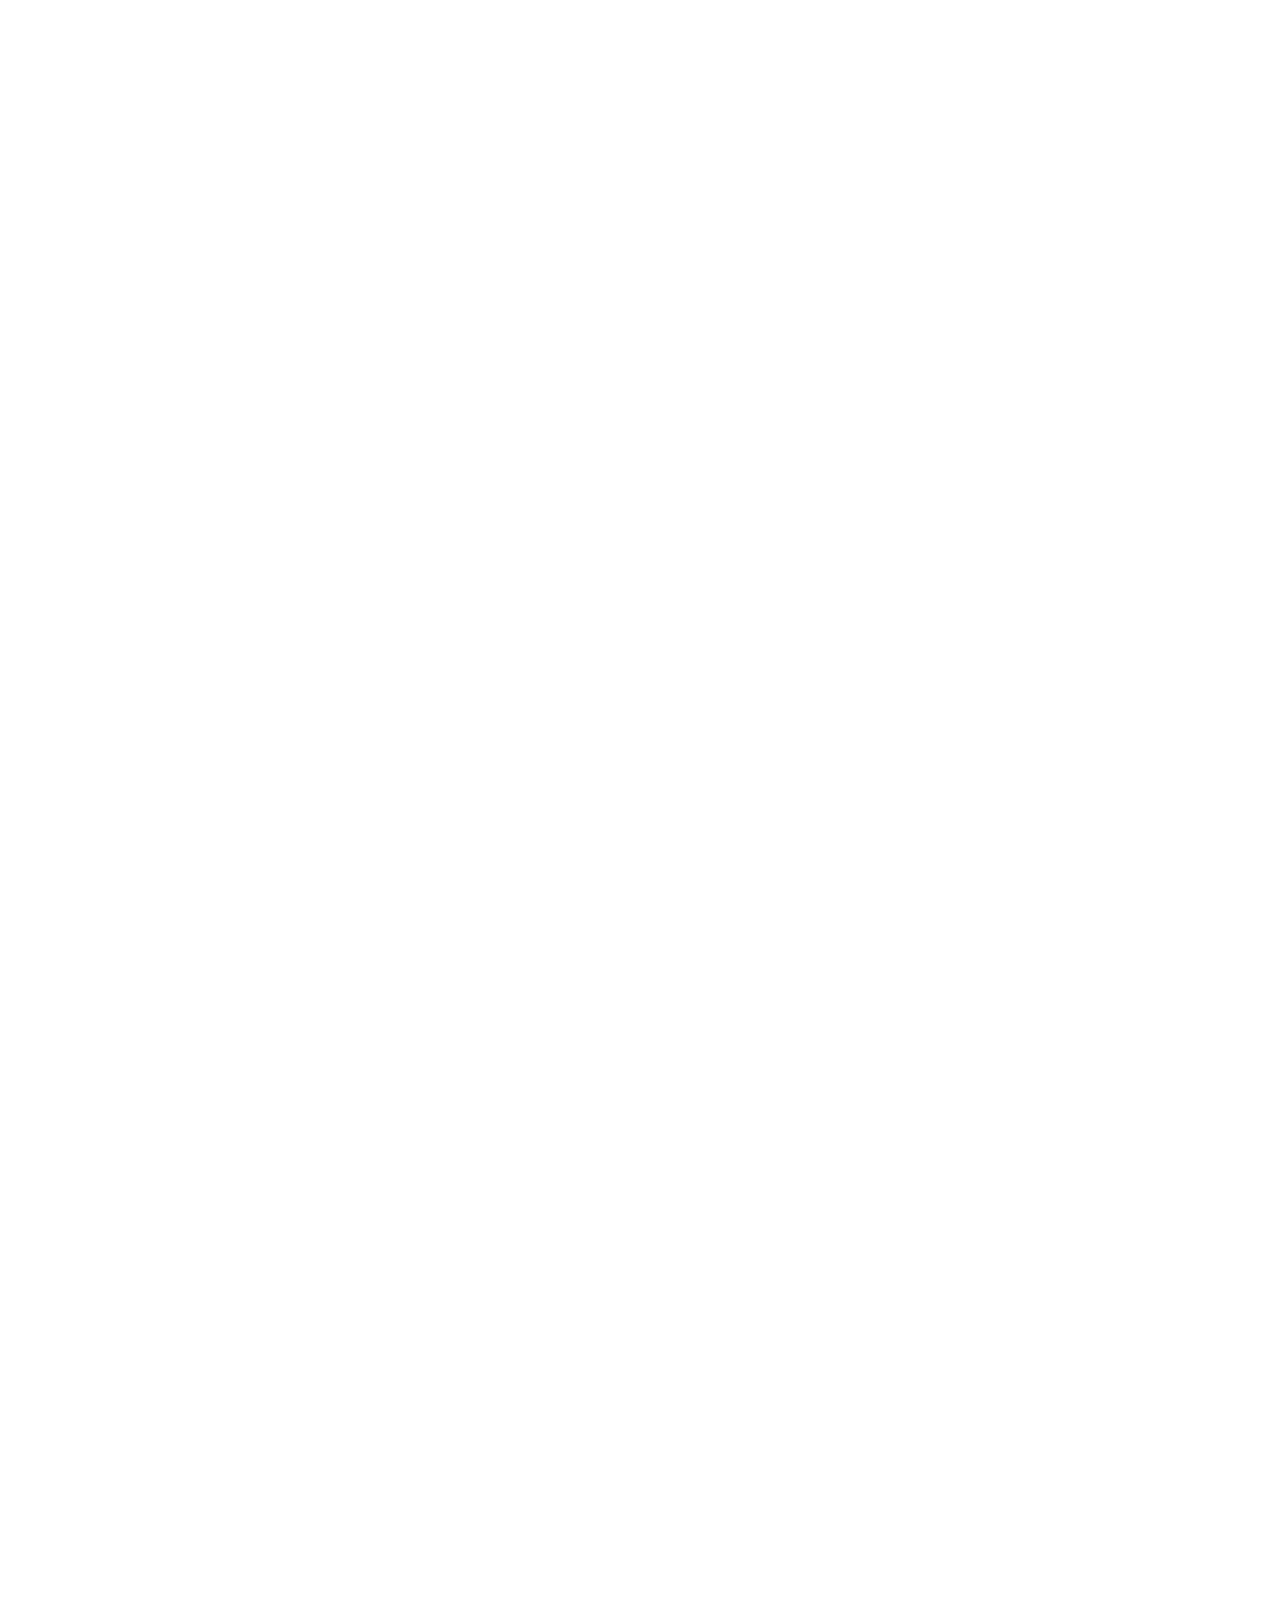
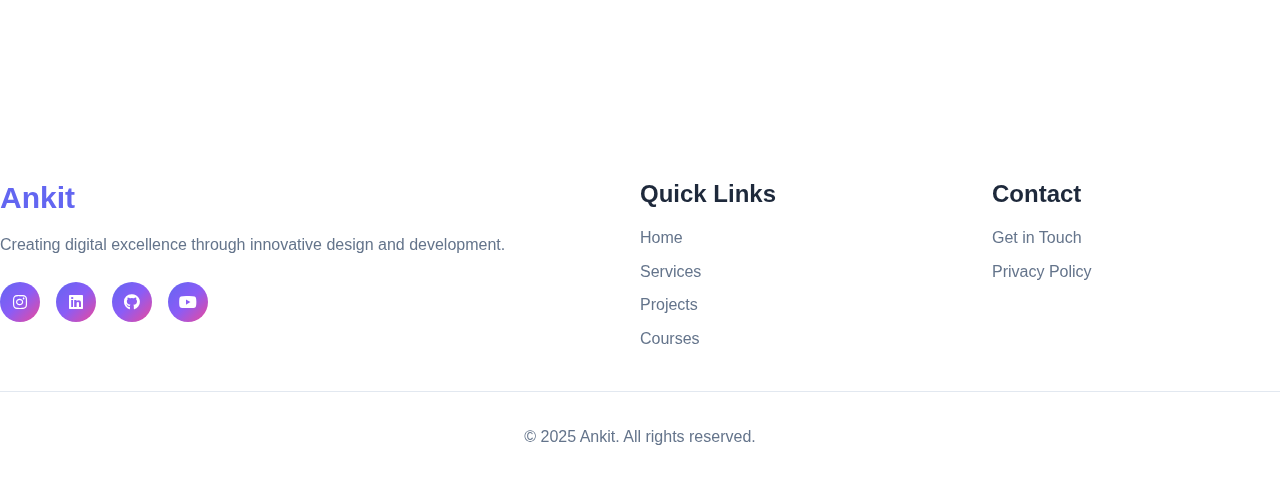
<file: privacy.html>
<!DOCTYPE html>
<html lang="en">
<head>
    <meta charset="UTF-8">
    <meta name="viewport" content="width=device-width, initial-scale=1.0">
    <title>Privacy Policy | Ankit Portfolio</title>
    <meta name="description" content="Privacy Policy for Ankit's Portfolio website and course platform.">
    <link rel="stylesheet" href="css/style.css">
    <link rel="stylesheet" href="css/animations.css">
    <link rel="stylesheet" href="css/responsive.css">
    <link href="https://cdnjs.cloudflare.com/ajax/libs/font-awesome/6.0.0/css/all.min.css" rel="stylesheet">
</head>
<body>
    <!-- Cookie Consent Banner -->
    <div id="cookie-banner" class="cookie-banner">
        <div class="cookie-content">
            <div class="cookie-text">
                <i class="fas fa-cookie-bite"></i>
                <p>We use cookies to enhance your experience. By continuing to visit this site you agree to our use of cookies.</p>
            </div>
            <div class="cookie-actions">
                <button class="btn btn-outline btn-small" onclick="manageCookies()">Manage</button>
                <button class="btn btn-primary btn-small" onclick="acceptCookies()">Accept All</button>
            </div>
        </div>
    </div>

    <!-- Theme Toggle -->
    <div class="theme-toggle">
        <input type="checkbox" id="theme-switch">
        <label for="theme-switch" class="switch">
            <span class="slider">
                <i class="fas fa-sun sun-icon"></i>
                <i class="fas fa-moon moon-icon"></i>
            </span>
        </label>
    </div>

    <!-- Navigation -->
    <nav class="navbar" id="navbar">
        <div class="nav-container">
            <div class="nav-logo">
                <img src="assets/logo.svg" alt="Ankit Logo" class="logo-img">
                <span>Ankit</span>
            </div>
            <div class="nav-menu" id="nav-menu">
                <a href="index.html" class="nav-link">Home</a>
                <a href="services.html" class="nav-link">Services</a>
                <a href="projects.html" class="nav-link">Projects</a>
                <a href="courses.html" class="nav-link">Courses</a>
                <a href="contact.html" class="nav-link">Contact</a>
            </div>
            <div class="hamburger" id="hamburger">
                <span></span>
                <span></span>
                <span></span>
            </div>
        </div>
    </nav>

    <!-- Privacy Policy Hero -->
    <section class="page-hero">
        <div class="container">
            <h1 class="page-title">Privacy Policy</h1>
            <p class="page-subtitle">How we protect and handle your personal information</p>
            <div class="last-updated">Last updated: August 02, 2025</div>
        </div>
    </section>

    <!-- Privacy Policy Content -->
    <section class="privacy-content">
        <div class="container">
            <div class="content-wrapper">
                <!-- Table of Contents -->
                <div class="toc-section">
                    <h3>Table of Contents</h3>
                    <nav class="toc">
                        <a href="#introduction" class="toc-link">1. Introduction</a>
                        <a href="#information-collection" class="toc-link">2. Information We Collect</a>
                        <a href="#information-use" class="toc-link">3. How We Use Information</a>
                        <a href="#information-sharing" class="toc-link">4. Information Sharing</a>
                        <a href="#data-security" class="toc-link">5. Data Security</a>
                        <a href="#cookies" class="toc-link">6. Cookies and Tracking</a>
                        <a href="#third-party-services" class="toc-link">7. Third-Party Services</a>
                        <a href="#user-rights" class="toc-link">8. Your Rights</a>
                        <a href="#updates" class="toc-link">9. Policy Updates</a>
                        <a href="#contact" class="toc-link">10. Contact Us</a>
                    </nav>
                </div>

                <!-- Policy Content -->
                <div class="policy-content">
                    <section id="introduction" class="policy-section">
                        <h2>1. Introduction</h2>
                        <p>Welcome to Ankit's Portfolio website ("we," "our," or "us"). This Privacy Policy explains how we collect, use, disclose, and safeguard your information when you visit our website and use our services, including purchasing our courses.</p>
                        <p>By accessing or using our website, you agree to the collection and use of information in accordance with this Privacy Policy.</p>
                    </section>

                    <section id="information-collection" class="policy-section">
                        <h2>2. Information We Collect</h2>
                        
                        <h3>2.1 Personal Information</h3>
                        <p>We may collect personal information that you voluntarily provide, including:</p>
                        <ul>
                            <li>Name and contact information (email, phone number)</li>
                            <li>Payment information for course purchases</li>
                            <li>Project requirements and communication preferences</li>
                            <li>Profile information for course access</li>
                        </ul>

                        <h3>2.2 Automatic Information Collection</h3>
                        <p>We automatically collect certain information when you visit our website:</p>
                        <ul>
                            <li>IP address and device information</li>
                            <li>Browser type and version</li>
                            <li>Pages visited and time spent on the site</li>
                            <li>Referring website and search terms</li>
                        </ul>
                    </section>

                    <section id="information-use" class="policy-section">
                        <h2>3. How We Use Information</h2>
                        <p>We use the collected information for the following purposes:</p>
                        <ul>
                            <li><strong>Service Delivery:</strong> Process course purchases and provide access to content</li>
                            <li><strong>Communication:</strong> Respond to inquiries and provide customer support</li>
                            <li><strong>Improvement:</strong> Analyze website usage to improve user experience</li>
                            <li><strong>Marketing:</strong> Send promotional content (with your consent)</li>
                            <li><strong>Legal Compliance:</strong> Comply with applicable laws and regulations</li>
                        </ul>
                    </section>

                    <section id="information-sharing" class="policy-section">
                        <h2>4. Information Sharing</h2>
                        <p>We do not sell, trade, or rent your personal information. We may share information in the following circumstances:</p>
                        <ul>
                            <li><strong>Service Providers:</strong> Trusted third parties who assist in website operation (payment processors, email services)</li>
                            <li><strong>Legal Requirements:</strong> When required by law or to protect our rights and safety</li>
                            <li><strong>Business Transfers:</strong> In connection with mergers, acquisitions, or asset sales</li>
                            <li><strong>Consent:</strong> With your explicit permission</li>
                        </ul>
                    </section>

                    <section id="data-security" class="policy-section">
                        <h2>5. Data Security</h2>
                        <p>We implement appropriate security measures to protect your personal information:</p>
                        <ul>
                            <li>SSL encryption for data transmission</li>
                            <li>Secure payment processing through trusted providers</li>
                            <li>Regular security assessments and updates</li>
                            <li>Access controls and data minimization practices</li>
                        </ul>
                        <p>However, no method of transmission or storage is 100% secure. We cannot guarantee absolute security.</p>
                    </section>

                    <section id="cookies" class="policy-section">
                        <h2>6. Cookies and Tracking Technologies</h2>
                        
                        <h3>6.1 What Are Cookies</h3>
                        <p>Cookies are small text files stored on your device that help us improve your experience and analyze website usage.</p>

                        <h3>6.2 Types of Cookies We Use</h3>
                        <ul>
                            <li><strong>Essential Cookies:</strong> Required for website functionality</li>
                            <li><strong>Analytics Cookies:</strong> Help us understand how you use our website</li>
                            <li><strong>Preference Cookies:</strong> Remember your settings and preferences</li>
                            <li><strong>Marketing Cookies:</strong> Used to deliver relevant advertisements</li>
                        </ul>

                        <h3>6.3 Managing Cookies</h3>
                        <p>You can control cookies through your browser settings. Note that disabling cookies may affect website functionality.</p>
                    </section>

                    <section id="third-party-services" class="policy-section">
                        <h2>7. Third-Party Services</h2>
                        <p>Our website integrates with third-party services that have their own privacy policies:</p>
                        <ul>
                            <li><strong>Payment Processors:</strong> Razorpay, UPI payment gateways</li>
                            <li><strong>Analytics:</strong> Google Analytics for website performance analysis</li>
                            <li><strong>Communication:</strong> Email service providers for course delivery</li>
                            <li><strong>Social Media:</strong> Links to our social media profiles</li>
                        </ul>
                        <p>We encourage you to review the privacy policies of these third-party services.</p>
                    </section>

                    <section id="user-rights" class="policy-section">
                        <h2>8. Your Rights</h2>
                        <p>Depending on your location, you may have the following rights regarding your personal information:</p>
                        <ul>
                            <li><strong>Access:</strong> Request a copy of your personal information</li>
                            <li><strong>Correction:</strong> Update or correct inaccurate information</li>
                            <li><strong>Deletion:</strong> Request deletion of your personal information</li>
                            <li><strong>Portability:</strong> Receive your data in a portable format</li>
                            <li><strong>Objection:</strong> Object to certain processing activities</li>
                            <li><strong>Withdrawal:</strong> Withdraw consent for marketing communications</li>
                        </ul>
                        <p>To exercise these rights, please contact us using the information provided below.</p>
                    </section>

                    <section id="updates" class="policy-section">
                        <h2>9. Policy Updates</h2>
                        <p>We may update this Privacy Policy from time to time. We will notify you of any changes by:</p>
                        <ul>
                            <li>Posting the new Privacy Policy on this page</li>
                            <li>Updating the "Last updated" date</li>
                            <li>Sending an email notification for significant changes</li>
                        </ul>
                        <p>Your continued use of the website after changes indicates your acceptance of the updated policy.</p>
                    </section>

                    <section id="contact" class="policy-section">
                        <h2>10. Contact Us</h2>
                        <p>If you have any questions about this Privacy Policy or our data practices, please contact us:</p>
                        <div class="contact-info-box">
                            <div class="contact-method">
                                <i class="fas fa-envelope"></i>
                                <span>Email: ankit@example.com</span>
                            </div>
                            <div class="contact-method">
                                <i class="fab fa-whatsapp"></i>
                                <span>WhatsApp: +91 98765 43210</span>
                            </div>
                            <div class="contact-method">
                                <i class="fas fa-map-marker-alt"></i>
                                <span>Address: Mumbai, Maharashtra, India</span>
                            </div>
                        </div>
                    </section>
                </div>
            </div>
        </div>
    </section>

    <!-- Footer -->
    <footer class="footer">
        <div class="footer-content">
            <div class="footer-section">
                <h3>Ankit</h3>
                <p>Creating digital excellence through innovative design and development.</p>
                <div class="social-links">
                    <a href="#" aria-label="Instagram"><i class="fab fa-instagram"></i></a>
                    <a href="#" aria-label="LinkedIn"><i class="fab fa-linkedin"></i></a>
                    <a href="#" aria-label="GitHub"><i class="fab fa-github"></i></a>
                    <a href="https://www.youtube.com/@AnkitWebdevloper" aria-label="YouTube"><i class="fab fa-youtube"></i></a>
                </div>
            </div>
            <div class="footer-section">
                <h4>Quick Links</h4>
                <ul>
                    <li><a href="index.html">Home</a></li>
                    <li><a href="services.html">Services</a></li>
                    <li><a href="projects.html">Projects</a></li>
                    <li><a href="courses.html">Courses</a></li>
                </ul>
            </div>
            <div class="footer-section">
                <h4>Contact</h4>
                <ul>
                    <li><a href="contact.html">Get in Touch</a></li>
                    <li><a href="privacy.html">Privacy Policy</a></li>
                </ul>
            </div>
        </div>
        <div class="footer-bottom">
            <p>&copy; 2025 Ankit. All rights reserved.</p>
        </div>
    </footer>

    <script src="js/main.js"></script>
    <script src="js/animations.js"></script>
</body>
</html>
</file>
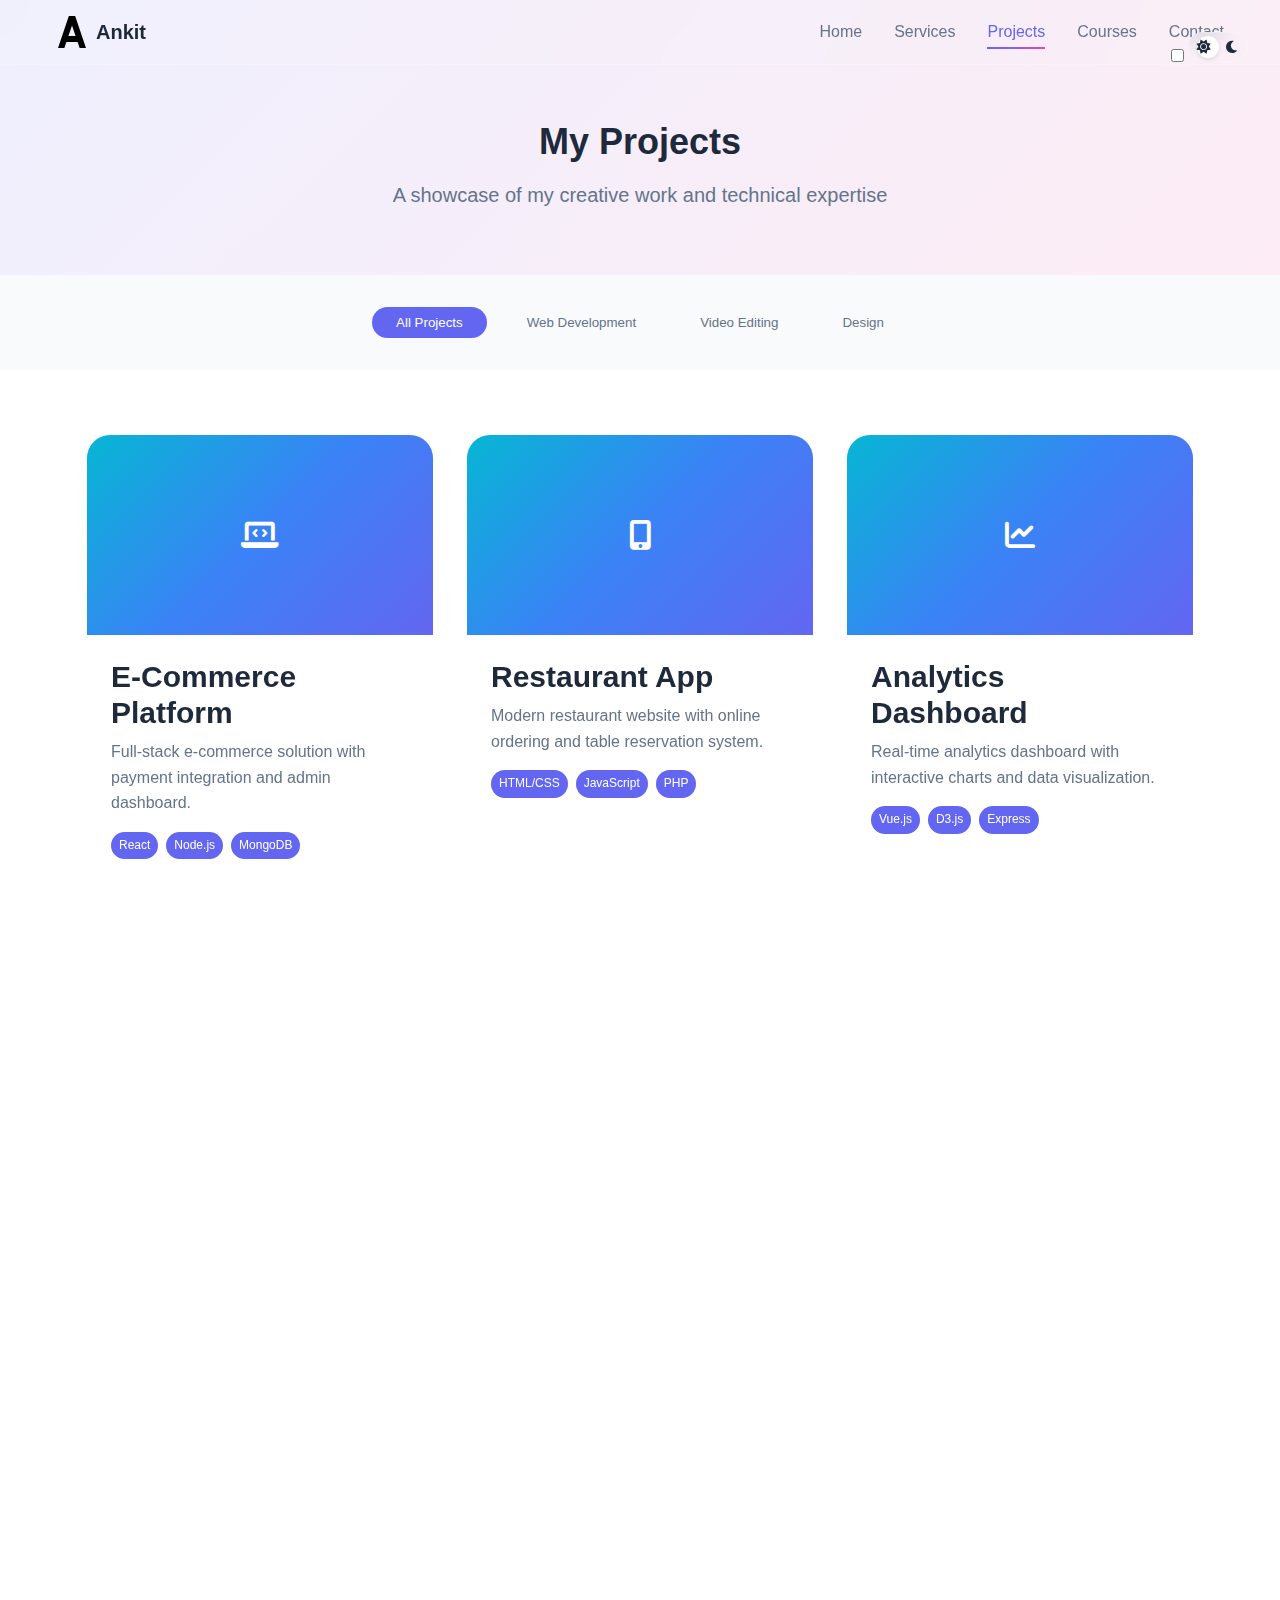
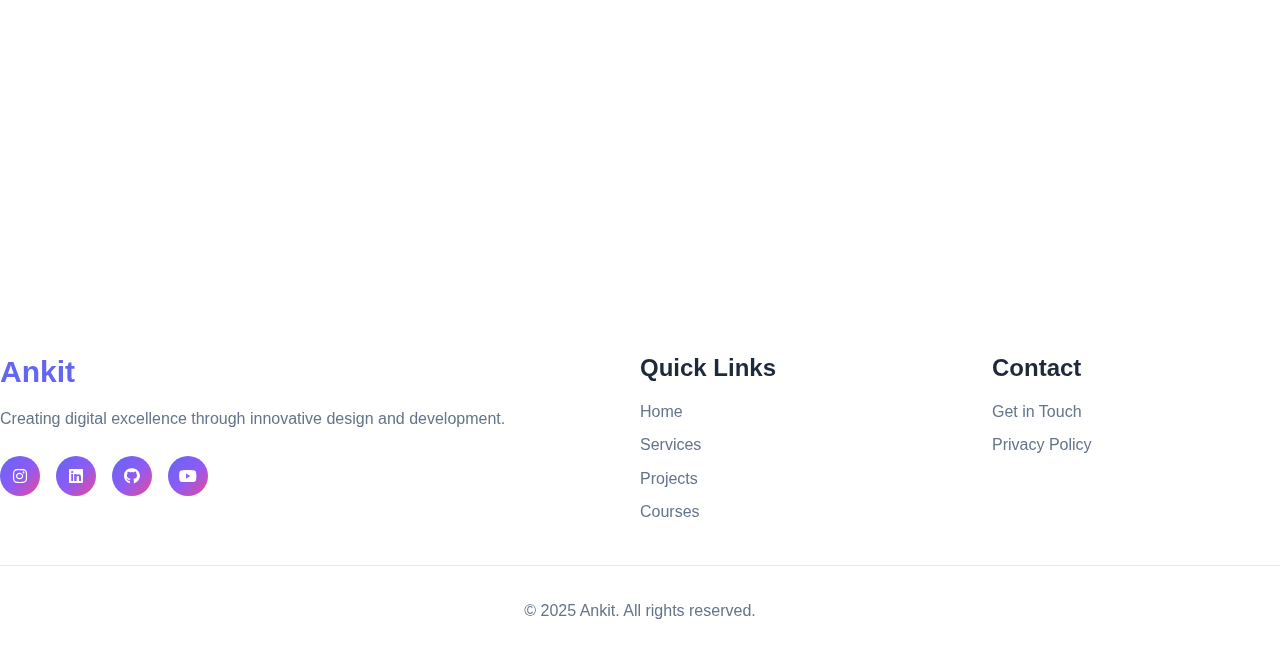
<file: projects.html>
<!DOCTYPE html>
<html lang="en">
<head>
    <meta charset="UTF-8">
    <meta name="viewport" content="width=device-width, initial-scale=1.0">
    <title>Projects | Ankit Portfolio</title>
    <meta name="description" content="Showcase of Ankit's web development, video editing, and design projects.">
    <link rel="stylesheet" href="css/style.css">
    <link rel="stylesheet" href="css/animations.css">
    <link rel="stylesheet" href="css/responsive.css">
    <link href="https://cdnjs.cloudflare.com/ajax/libs/font-awesome/6.0.0/css/all.min.css" rel="stylesheet">
</head>
<body>
    <!-- Theme Toggle -->
    <div class="theme-toggle">
        <input type="checkbox" id="theme-switch">
        <label for="theme-switch" class="switch">
            <span class="slider">
                <i class="fas fa-sun sun-icon"></i>
                <i class="fas fa-moon moon-icon"></i>
            </span>
        </label>
    </div>

    <!-- Navigation -->
    <nav class="navbar" id="navbar">
        <div class="nav-container">
            <div class="nav-logo">
                <img src="assets/logo.svg" alt="Ankit Logo" class="logo-img">
                <span>Ankit</span>
            </div>
            <div class="nav-menu" id="nav-menu">
                <a href="index.html" class="nav-link">Home</a>
                <a href="services.html" class="nav-link">Services</a>
                <a href="projects.html" class="nav-link active">Projects</a>
                <a href="courses.html" class="nav-link">Courses</a>
                <a href="contact.html" class="nav-link">Contact</a>
            </div>
            <div class="hamburger" id="hamburger">
                <span></span>
                <span></span>
                <span></span>
            </div>
        </div>
    </nav>

    <!-- Projects Hero -->
    <section class="page-hero">
        <div class="container">
            <h1 class="page-title">My Projects</h1>
            <p class="page-subtitle">A showcase of my creative work and technical expertise</p>
        </div>
    </section>

    <!-- Project Filters -->
    <section class="project-filters">
        <div class="container">
            <div class="filter-buttons">
                <button class="filter-btn active" data-filter="all">All Projects</button>
                <button class="filter-btn" data-filter="web">Web Development</button>
                <button class="filter-btn" data-filter="video">Video Editing</button>
                <button class="filter-btn" data-filter="design">Design</button>
            </div>
        </div>
    </section>

    <!-- Projects Grid -->
    <section class="projects-section">
        <div class="container">
            <div class="projects-grid" id="projects-grid">
                <!-- Web Development Projects -->
                <div class="project-card" data-category="web" data-aos="fade-up">
                    <div class="project-image">
                        <div class="project-placeholder">
                            <i class="fas fa-laptop-code"></i>
                        </div>
                        <div class="project-overlay">
                            <div class="project-links">
                                <a href="#" class="project-link" aria-label="View Live"><i class="fas fa-external-link-alt"></i></a>
                                <a href="#" class="project-link" aria-label="View Code"><i class="fab fa-github"></i></a>
                            </div>
                        </div>
                    </div>
                    <div class="project-content">
                        <h3>E-Commerce Platform</h3>
                        <p>Full-stack e-commerce solution with payment integration and admin dashboard.</p>
                        <div class="project-tags">
                            <span class="tag">React</span>
                            <span class="tag">Node.js</span>
                            <span class="tag">MongoDB</span>
                        </div>
                    </div>
                </div>

                <div class="project-card" data-category="web" data-aos="fade-up" data-aos-delay="100">
                    <div class="project-image">
                        <div class="project-placeholder">
                            <i class="fas fa-mobile-alt"></i>
                        </div>
                        <div class="project-overlay">
                            <div class="project-links">
                                <a href="#" class="project-link" aria-label="View Live"><i class="fas fa-external-link-alt"></i></a>
                                <a href="#" class="project-link" aria-label="View Code"><i class="fab fa-github"></i></a>
                            </div>
                        </div>
                    </div>
                    <div class="project-content">
                        <h3>Restaurant App</h3>
                        <p>Modern restaurant website with online ordering and table reservation system.</p>
                        <div class="project-tags">
                            <span class="tag">HTML/CSS</span>
                            <span class="tag">JavaScript</span>
                            <span class="tag">PHP</span>
                        </div>
                    </div>
                </div>

                <div class="project-card" data-category="web" data-aos="fade-up" data-aos-delay="200">
                    <div class="project-image">
                        <div class="project-placeholder">
                            <i class="fas fa-chart-line"></i>
                        </div>
                        <div class="project-overlay">
                            <div class="project-links">
                                <a href="#" class="project-link" aria-label="View Live"><i class="fas fa-external-link-alt"></i></a>
                                <a href="#" class="project-link" aria-label="View Code"><i class="fab fa-github"></i></a>
                            </div>
                        </div>
                    </div>
                    <div class="project-content">
                        <h3>Analytics Dashboard</h3>
                        <p>Real-time analytics dashboard with interactive charts and data visualization.</p>
                        <div class="project-tags">
                            <span class="tag">Vue.js</span>
                            <span class="tag">D3.js</span>
                            <span class="tag">Express</span>
                        </div>
                    </div>
                </div>

                <!-- Video Projects -->
                <div class="project-card" data-category="video" data-aos="fade-up">
                    <div class="project-image">
                        <div class="video-thumbnail">
                            <div class="play-button">
                                <i class="fas fa-play"></i>
                            </div>
                            <div class="video-duration">5:24</div>
                        </div>
                        <div class="project-overlay">
                            <div class="project-links">
                                <a href="#" class="project-link" aria-label="Watch Video"><i class="fab fa-youtube"></i></a>
                            </div>
                        </div>
                    </div>
                    <div class="project-content">
                        <h3>Product Launch Video</h3>
                        <p>Dynamic product launch video with motion graphics and professional editing.</p>
                        <div class="project-stats">
                            <span><i class="fas fa-eye"></i> 25.6K views</span>
                            <span><i class="fas fa-thumbs-up"></i> 1.2K likes</span>
                        </div>
                    </div>
                </div>

                <div class="project-card" data-category="video" data-aos="fade-up" data-aos-delay="100">
                    <div class="project-image">
                        <div class="video-thumbnail">
                            <div class="play-button">
                                <i class="fas fa-play"></i>
                            </div>
                            <div class="video-duration">8:15</div>
                        </div>
                        <div class="project-overlay">
                            <div class="project-links">
                                <a href="#" class="project-link" aria-label="Watch Video"><i class="fab fa-youtube"></i></a>
                            </div>
                        </div>
                    </div>
                    <div class="project-content">
                        <h3>Tutorial Series</h3>
                        <p>Educational tutorial series with engaging animations and clear explanations.</p>
                        <div class="project-stats">
                            <span><i class="fas fa-eye"></i> 45.2K views</span>
                            <span><i class="fas fa-thumbs-up"></i> 2.8K likes</span>
                        </div>
                    </div>
                </div>

                <!-- Design Projects -->
                <div class="project-card" data-category="design" data-aos="fade-up">
                    <div class="project-image">
                        <div class="project-placeholder design-placeholder">
                            <i class="fas fa-palette"></i>
                        </div>
                        <div class="project-overlay">
                            <div class="project-links">
                                <a href="#" class="project-link" aria-label="View Design"><i class="fas fa-external-link-alt"></i></a>
                            </div>
                        </div>
                    </div>
                    <div class="project-content">
                        <h3>Brand Identity Design</h3>
                        <p>Complete brand identity package including logo, colors, and guidelines.</p>
                        <div class="project-tags">
                            <span class="tag">Logo Design</span>
                            <span class="tag">Branding</span>
                            <span class="tag">Print Design</span>
                        </div>
                    </div>
                </div>

                <div class="project-card" data-category="design" data-aos="fade-up" data-aos-delay="100">
                    <div class="project-image">
                        <div class="project-placeholder design-placeholder">
                            <i class="fas fa-mobile-alt"></i>
                        </div>
                        <div class="project-overlay">
                            <div class="project-links">
                                <a href="#" class="project-link" aria-label="View Design"><i class="fas fa-external-link-alt"></i></a>
                            </div>
                        </div>
                    </div>
                    <div class="project-content">
                        <h3>Mobile App UI</h3>
                        <p>Modern mobile app interface design with intuitive user experience.</p>
                        <div class="project-tags">
                            <span class="tag">UI Design</span>
                            <span class="tag">UX Research</span>
                            <span class="tag">Prototyping</span>
                        </div>
                    </div>
                </div>
            </div>
        </div>
    </section>

    <!-- Footer -->
    <footer class="footer">
        <div class="footer-content">
            <div class="footer-section">
                <h3>Ankit</h3>
                <p>Creating digital excellence through innovative design and development.</p>
                <div class="social-links">
                    <a href="#" aria-label="Instagram"><i class="fab fa-instagram"></i></a>
                    <a href="#" aria-label="LinkedIn"><i class="fab fa-linkedin"></i></a>
                    <a href="#" aria-label="GitHub"><i class="fab fa-github"></i></a>
                    <a href="#" aria-label="YouTube"><i class="fab fa-youtube"></i></a>
                </div>
            </div>
            <div class="footer-section">
                <h4>Quick Links</h4>
                <ul>
                    <li><a href="index.html">Home</a></li>
                    <li><a href="services.html">Services</a></li>
                    <li><a href="projects.html">Projects</a></li>
                    <li><a href="courses.html">Courses</a></li>
                </ul>
            </div>
            <div class="footer-section">
                <h4>Contact</h4>
                <ul>
                    <li><a href="contact.html">Get in Touch</a></li>
                    <li><a href="privacy.html">Privacy Policy</a></li>
                </ul>
            </div>
        </div>
        <div class="footer-bottom">
            <p>&copy; 2025 Ankit. All rights reserved.</p>
        </div>
    </footer>

    <script src="js/main.js"></script>
    <script src="js/animations.js"></script>
</body>
</html>
</file>
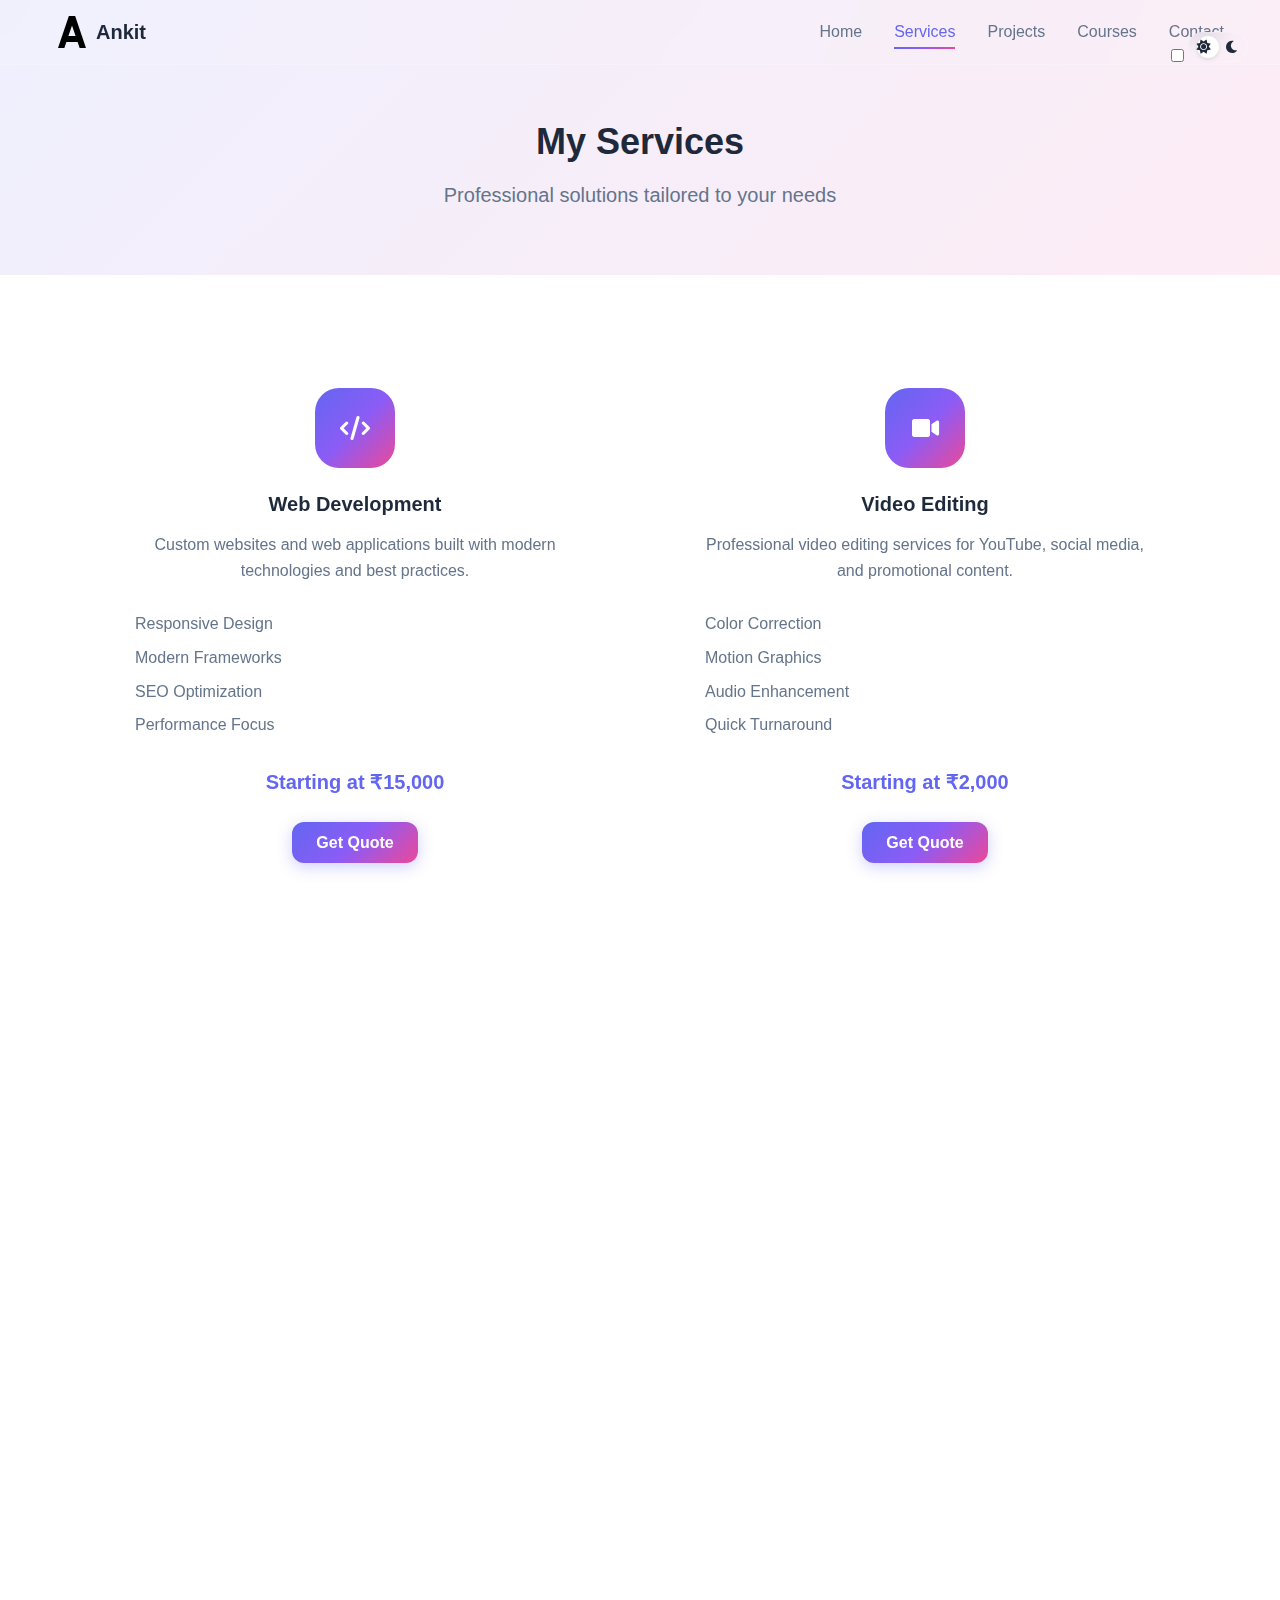
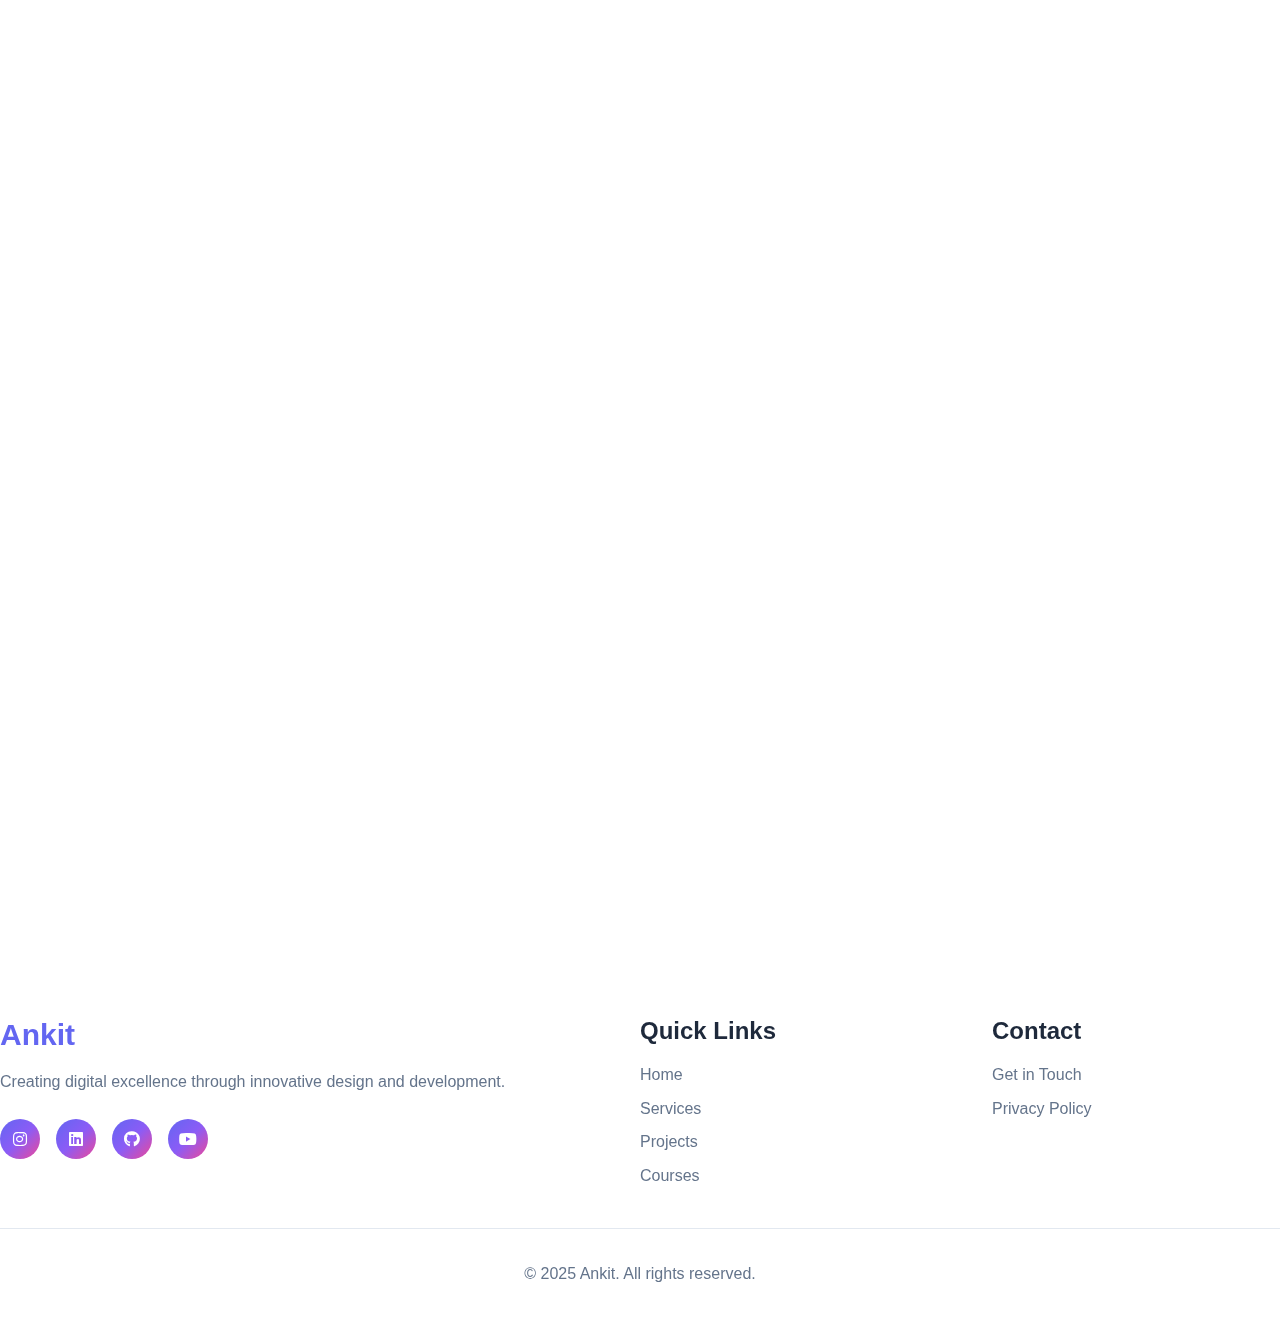
<file: services.html>
<!DOCTYPE html>
<html lang="en">
<head>
    <meta charset="UTF-8">
    <meta name="viewport" content="width=device-width, initial-scale=1.0">
    <title>Services | Ankit Portfolio</title>
    <meta name="description" content="Professional web development, video editing, and design services by Ankit.">
    <link rel="stylesheet" href="css/style.css">
    <link rel="stylesheet" href="css/animations.css">
    <link rel="stylesheet" href="css/responsive.css">
    <link href="https://cdnjs.cloudflare.com/ajax/libs/font-awesome/6.0.0/css/all.min.css" rel="stylesheet">
</head>
<body>
    <!-- Theme Toggle -->
    <div class="theme-toggle">
        <input type="checkbox" id="theme-switch">
        <label for="theme-switch" class="switch">
            <span class="slider">
                <i class="fas fa-sun sun-icon"></i>
                <i class="fas fa-moon moon-icon"></i>
            </span>
        </label>
    </div>

    <!-- Navigation -->
    <nav class="navbar" id="navbar">
        <div class="nav-container">
            <div class="nav-logo">
                <img src="assets/logo.svg" alt="Ankit Logo" class="logo-img">
                <span>Ankit</span>
            </div>
            <div class="nav-menu" id="nav-menu">
                <a href="index.html" class="nav-link">Home</a>
                <a href="services.html" class="nav-link active">Services</a>
                <a href="projects.html" class="nav-link">Projects</a>
                <a href="courses.html" class="nav-link">Courses</a>
                <a href="contact.html" class="nav-link">Contact</a>
            </div>
            <div class="hamburger" id="hamburger">
                <span></span>
                <span></span>
                <span></span>
            </div>
        </div>
    </nav>

    <!-- Services Hero -->
    <section class="page-hero">
        <div class="container">
            <h1 class="page-title">My Services</h1>
            <p class="page-subtitle">Professional solutions tailored to your needs</p>
        </div>
    </section>

    <!-- Services Section -->
    <section class="services-section">
        <div class="container">
            <div class="services-grid">
                <div class="service-card" data-aos="fade-up">
                    <div class="service-icon">
                        <i class="fas fa-code"></i>
                    </div>
                    <h3>Web Development</h3>
                    <p>Custom websites and web applications built with modern technologies and best practices.</p>
                    <ul class="service-features">
                        <li>Responsive Design</li>
                        <li>Modern Frameworks</li>
                        <li>SEO Optimization</li>
                        <li>Performance Focus</li>
                    </ul>
                    <div class="service-price">Starting at ₹15,000</div>
                    <a href="contact.html" class="btn btn-primary">Get Quote</a>
                </div>

                <div class="service-card" data-aos="fade-up" data-aos-delay="100">
                    <div class="service-icon">
                        <i class="fas fa-video"></i>
                    </div>
                    <h3>Video Editing</h3>
                    <p>Professional video editing services for YouTube, social media, and promotional content.</p>
                    <ul class="service-features">
                        <li>Color Correction</li>
                        <li>Motion Graphics</li>
                        <li>Audio Enhancement</li>
                        <li>Quick Turnaround</li>
                    </ul>
                    <div class="service-price">Starting at ₹2,000</div>
                    <a href="contact.html" class="btn btn-primary">Get Quote</a>
                </div>

                <div class="service-card" data-aos="fade-up" data-aos-delay="200">
                    <div class="service-icon">
                        <i class="fas fa-paint-brush"></i>
                    </div>
                    <h3>Graphic Design</h3>
                    <p>Creative graphic design solutions including logos, branding, and marketing materials.</p>
                    <ul class="service-features">
                        <li>Logo Design</li>
                        <li>Brand Identity</li>
                        <li>Print Design</li>
                        <li>Digital Assets</li>
                    </ul>
                    <div class="service-price">Starting at ₹5,000</div>
                    <a href="contact.html" class="btn btn-primary">Get Quote</a>
                </div>

                <div class="service-card" data-aos="fade-up" data-aos-delay="300">
                    <div class="service-icon">
                        <i class="fas fa-search"></i>
                    </div>
                    <h3>SEO Optimization</h3>
                    <p>Improve your website's visibility and ranking on search engines with proven SEO strategies.</p>
                    <ul class="service-features">
                        <li>Keyword Research</li>
                        <li>On-page SEO</li>
                        <li>Technical SEO</li>
                        <li>Performance Tracking</li>
                    </ul>
                    <div class="service-price">Starting at ₹8,000</div>
                    <a href="contact.html" class="btn btn-primary">Get Quote</a>
                </div>

                <div class="service-card" data-aos="fade-up" data-aos-delay="400">
                    <div class="service-icon">
                        <i class="fas fa-mobile-alt"></i>
                    </div>
                    <h3>Mobile App Design</h3>
                    <p>User-friendly mobile app designs that provide excellent user experience across platforms.</p>
                    <ul class="service-features">
                        <li>UI/UX Design</li>
                        <li>Prototyping</li>
                        <li>User Testing</li>
                        <li>Cross-platform</li>
                    </ul>
                    <div class="service-price">Starting at ₹12,000</div>
                    <a href="contact.html" class="btn btn-primary">Get Quote</a>
                </div>

                <div class="service-card" data-aos="fade-up" data-aos-delay="500">
                    <div class="service-icon">
                        <i class="fas fa-bullhorn"></i>
                    </div>
                    <h3>Digital Marketing</h3>
                    <p>Comprehensive digital marketing strategies to grow your online presence and reach.</p>
                    <ul class="service-features">
                        <li>Social Media Marketing</li>
                        <li>Content Strategy</li>
                        <li>PPC Campaigns</li>
                        <li>Analytics & Reporting</li>
                    </ul>
                    <div class="service-price">Starting at ₹10,000</div>
                    <a href="contact.html" class="btn btn-primary">Get Quote</a>
                </div>
            </div>
        </div>
    </section>

    <!-- CTA Section -->
    <section class="cta-section">
        <div class="container">
            <div class="cta-content">
                <h2>Ready to Start Your Project?</h2>
                <p>Let's discuss your requirements and create something amazing together.</p>
                <a href="contact.html" class="btn btn-primary btn-large">
                    <i class="fas fa-rocket"></i>
                    Start Your Project
                </a>
            </div>
        </div>
    </section>

    <!-- Footer -->
    <footer class="footer">
        <div class="footer-content">
            <div class="footer-section">
                <h3>Ankit</h3>
                <p>Creating digital excellence through innovative design and development.</p>
                <div class="social-links">
                    <a href="#" aria-label="Instagram"><i class="fab fa-instagram"></i></a>
                    <a href="#" aria-label="LinkedIn"><i class="fab fa-linkedin"></i></a>
                    <a href="#" aria-label="GitHub"><i class="fab fa-github"></i></a>
                    <a href="#" aria-label="YouTube"><i class="fab fa-youtube"></i></a>
                </div>
            </div>
            <div class="footer-section">
                <h4>Quick Links</h4>
                <ul>
                    <li><a href="index.html">Home</a></li>
                    <li><a href="services.html">Services</a></li>
                    <li><a href="projects.html">Projects</a></li>
                    <li><a href="courses.html">Courses</a></li>
                </ul>
            </div>
            <div class="footer-section">
                <h4>Contact</h4>
                <ul>
                    <li><a href="contact.html">Get in Touch</a></li>
                    <li><a href="privacy.html">Privacy Policy</a></li>
                </ul>
            </div>
        </div>
        <div class="footer-bottom">
            <p>&copy; 2025 Ankit. All rights reserved.</p>
        </div>
    </footer>

    <script src="js/main.js"></script>
    <script src="js/animations.js"></script>
</body>
</html>
</file>
<file: css/style.css>
/* ==== CSS Variables ==== */
:root {
  /* Colors */
  --primary-color: #6366f1;
  --primary-dark: #4f46e5;
  --secondary-color: #ec4899;
  --accent-color: #06b6d4;
  --success-color: #10b981;
  --warning-color: #f59e0b;
  --error-color: #ef4444;
  
  /* Light Theme */
  --bg-primary: #ffffff;
  --bg-secondary: #f8fafc;
  --bg-tertiary: #f1f5f9;
  --text-primary: #1e293b;
  --text-secondary: #64748b;
  --text-muted: #94a3b8;
  --border-color: #e2e8f0;
  --shadow-light: rgba(0, 0, 0, 0.1);
  --shadow-dark: rgba(0, 0, 0, 0.25);
  
  /* Glass Effects */
  --glass-bg: rgba(255, 255, 255, 0.1);
  --glass-border: rgba(255, 255, 255, 0.2);
  --glass-shadow: rgba(0, 0, 0, 0.1);
  
  /* Gradients */
  --gradient-primary: linear-gradient(135deg, #6366f1 0%, #8b5cf6 50%, #ec4899 100%);
  --gradient-secondary: linear-gradient(135deg, #06b6d4 0%, #3b82f6 50%, #6366f1 100%);
  --gradient-hero: linear-gradient(135deg, rgba(99, 102, 241, 0.1) 0%, rgba(236, 72, 153, 0.1) 100%);
  
  /* Spacing */
  --spacing-xs: 0.25rem;
  --spacing-sm: 0.5rem;
  --spacing-md: 1rem;
  --spacing-lg: 1.5rem;
  --spacing-xl: 2rem;
  --spacing-2xl: 3rem;
  --spacing-3xl: 4rem;
  
  /* Typography */
  --font-size-xs: 0.75rem;
  --font-size-sm: 0.875rem;
  --font-size-base: 1rem;
  --font-size-lg: 1.125rem;
  --font-size-xl: 1.25rem;
  --font-size-2xl: 1.5rem;
  --font-size-3xl: 1.875rem;
  --font-size-4xl: 2.25rem;
  --font-size-5xl: 3rem;
  
  /* Border Radius */
  --radius-sm: 0.375rem;
  --radius-md: 0.5rem;
  --radius-lg: 0.75rem;
  --radius-xl: 1rem;
  --radius-2xl: 1.5rem;
  --radius-full: 9999px;
  
  /* Transitions */
  --transition-fast: 0.15s ease;
  --transition-normal: 0.3s ease;
  --transition-slow: 0.5s ease;
  
  /* Z-index */
  --z-dropdown: 1000;
  --z-sticky: 1020;
  --z-fixed: 1030;
  --z-modal: 1040;
  --z-popover: 1050;
  --z-tooltip: 1060;
}

/* Dark Theme Variables */
[data-theme="dark"] {
  --bg-primary: #0f172a;
  --bg-secondary: #1e293b;
  --bg-tertiary: #334155;
  --text-primary: #f8fafc;
  --text-secondary: #cbd5e1;
  --text-muted: #94a3b8;
  --border-color: #334155;
  --shadow-light: rgba(0, 0, 0, 0.3);
  --shadow-dark: rgba(0, 0, 0, 0.5);
  --glass-bg: rgba(0, 0, 0, 0.2);
  --glass-border: rgba(255, 255, 255, 0.1);
  --gradient-hero: linear-gradient(135deg, rgba(99, 102, 241, 0.2) 0%, rgba(236, 72, 153, 0.2) 100%);
}

/* ==== Base Styles ==== */
* {
  margin: 0;
  padding: 0;
  box-sizing: border-box;
}

html {
  scroll-behavior: smooth;
  font-size: 16px;
}

body {
  font-family: 'Inter', -apple-system, BlinkMacSystemFont, 'Segoe UI', Roboto, sans-serif;
  line-height: 1.6;
  color: var(--text-primary);
  background-color: var(--bg-primary);
  overflow-x: hidden;
  transition: background-color var(--transition-normal), color var(--transition-normal);
}

/* ==== Typography ==== */
h1, h2, h3, h4, h5, h6 {
  font-weight: 700;
  line-height: 1.2;
  margin-bottom: var(--spacing-md);
}

h1 { font-size: var(--font-size-5xl); }
h2 { font-size: var(--font-size-4xl); }
h3 { font-size: var(--font-size-3xl); }
h4 { font-size: var(--font-size-2xl); }
h5 { font-size: var(--font-size-xl); }
h6 { font-size: var(--font-size-lg); }

p {
  margin-bottom: var(--spacing-md);
  color: var(--text-secondary);
}

a {
  text-decoration: none;
  color: var(--primary-color);
  transition: color var(--transition-fast);
}

a:hover {
  color: var(--primary-dark);
}

/* ==== Container ==== */
.container {
  max-width: 1200px;
  margin: 0 auto;
  padding: 0 var(--spacing-md);
}

/* ==== Loading Screen ==== */
.loading-screen {
  position: fixed;
  top: 0;
  left: 0;
  width: 100%;
  height: 100%;
  background: var(--gradient-primary);
  display: flex;
  align-items: center;
  justify-content: center;
  z-index: var(--z-modal);
  transition: opacity var(--transition-slow), visibility var(--transition-slow);
}

.loading-screen.hidden {
  opacity: 0;
  visibility: hidden;
}

.loader {
  text-align: center;
  color: white;
}

.circular-loader {
  width: 60px;
  height: 60px;
  border: 4px solid rgba(255, 255, 255, 0.3);
  border-top: 4px solid white;
  border-radius: 50%;
  animation: spin 1s linear infinite;
  margin: 0 auto var(--spacing-md);
}

@keyframes spin {
  0% { transform: rotate(0deg); }
  100% { transform: rotate(360deg); }
}

/* ==== Theme Toggle ==== */
.theme-toggle {
  position: fixed;
  top: var(--spacing-xl);
  right: var(--spacing-xl);
  z-index: var(--z-fixed);
}

.switch {
  position: relative;
  display: inline-block;
  width: 60px;
  height: 30px;
  cursor: pointer;
}

.switch input {
  opacity: 0;
  width: 0;
  height: 0;
}

.slider {
  position: absolute;
  top: 0;
  left: 0;
  right: 0;
  bottom: 0;
  background: var(--glass-bg);
  backdrop-filter: blur(10px);
  border: 1px solid var(--glass-border);
  border-radius: var(--radius-full);
  transition: var(--transition-normal);
  display: flex;
  align-items: center;
  justify-content: space-between;
  padding: 0 var(--spacing-sm);
}

.slider:before {
  position: absolute;
  content: "";
  height: 22px;
  width: 22px;
  background: white;
  border-radius: 50%;
  transition: var(--transition-normal);
  box-shadow: 0 2px 4px var(--shadow-light);
}

input:checked + .slider:before {
  transform: translateX(30px);
}

.sun-icon, .moon-icon {
  font-size: var(--font-size-sm);
  color: var(--text-primary);
  z-index: 1;
}

/* ==== Navigation ==== */
.navbar {
  position: fixed;
  top: 0;
  left: 0;
  right: 0;
  z-index: var(--z-sticky);
  background: var(--glass-bg);
  backdrop-filter: blur(20px);
  border-bottom: 1px solid var(--glass-border);
  transition: all var(--transition-normal);
}

.navbar.scrolled {
  background: var(--bg-primary);
  box-shadow: 0 2px 20px var(--shadow-light);
}

.nav-container {
  display: flex;
  align-items: center;
  justify-content: space-between;
  padding: var(--spacing-md) 0;
  max-width: 1200px;
  margin: 0 auto;
  padding-left: var(--spacing-md);
  padding-right: var(--spacing-md);
}

.nav-logo {
  display: flex;
  align-items: center;
  gap: var(--spacing-sm);
  font-size: var(--font-size-xl);
  font-weight: 700;
  color: var(--text-primary);
}

.logo-img {
  width: 32px;
  height: 32px;
}

.nav-menu {
  display: flex;
  gap: var(--spacing-xl);
}

.nav-link {
  color: var(--text-secondary);
  font-weight: 500;
  transition: color var(--transition-fast);
  position: relative;
}

.nav-link:hover,
.nav-link.active {
  color: var(--primary-color);
}

.nav-link::after {
  content: '';
  position: absolute;
  bottom: -4px;
  left: 0;
  width: 0;
  height: 2px;
  background: var(--gradient-primary);
  transition: width var(--transition-normal);
}

.nav-link:hover::after,
.nav-link.active::after {
  width: 100%;
}

.hamburger {
  display: none;
  flex-direction: column;
  cursor: pointer;
  gap: 4px;
}

.hamburger span {
  width: 25px;
  height: 3px;
  background: var(--text-primary);
  transition: var(--transition-normal);
}

/* ==== Hero Section ==== */
.hero {
  min-height: 100vh;
  display: flex;
  align-items: center;
  justify-content: center;
  position: relative;
  overflow: hidden;
  background: var(--gradient-hero);
}

.hero-background {
  position: absolute;
  top: 0;
  left: 0;
  right: 0;
  bottom: 0;
  overflow: hidden;
}

.floating-shapes {
  position: absolute;
  width: 100%;
  height: 100%;
}

.shape {
  position: absolute;
  border-radius: var(--radius-2xl);
  background: var(--glass-bg);
  backdrop-filter: blur(10px);
  border: 1px solid var(--glass-border);
  animation: float 6s ease-in-out infinite;
}

.shape-1 {
  width: 100px;
  height: 100px;
  top: 20%;
  left: 10%;
  animation-delay: 0s;
}

.shape-2 {
  width: 80px;
  height: 80px;
  top: 60%;
  right: 15%;
  animation-delay: 2s;
}

.shape-3 {
  width: 120px;
  height: 120px;
  bottom: 20%;
  left: 20%;
  animation-delay: 4s;
}

@keyframes float {
  0%, 100% { transform: translateY(0px) rotate(0deg); }
  50% { transform: translateY(-20px) rotate(10deg); }
}

.hero-content {
  text-align: center;
  z-index: 2;
  max-width: 800px;
  padding: var(--spacing-xl);
}

.profile-container {
  margin-bottom: var(--spacing-2xl);
}

.profile-image {
  position: relative;
  display: inline-block;
}

.profile-img {
  width: 150px;
  height: 150px;
  border-radius: 50%;
  border: 4px solid var(--glass-border);
  background: var(--glass-bg);
  backdrop-filter: blur(10px);
  padding: var(--spacing-md);
}

.profile-ring {
  position: absolute;
  top: -10px;
  left: -10px;
  right: -10px;
  bottom: -10px;
  border: 2px solid transparent;
  border-radius: 50%;
  background: var(--gradient-primary);
  mask: linear-gradient(#fff 0 0) content-box, linear-gradient(#fff 0 0);
  mask-composite: exclude;
  animation: rotate 3s linear infinite;
}

@keyframes rotate {
  from { transform: rotate(0deg); }
  to { transform: rotate(360deg); }
}

.hero-title {
  font-size: var(--font-size-5xl);
  margin-bottom: var(--spacing-lg);
  color: var(--text-primary);
}

.highlight {
  background: var(--gradient-primary);
  -webkit-background-clip: text;
  background-clip: text;
  -webkit-text-fill-color: transparent;
}

.typing-container {
  height: 60px;
  display: flex;
  align-items: center;
  justify-content: center;
  margin-bottom: var(--spacing-lg);
}

.typing-text {
  font-size: var(--font-size-2xl);
  color: var(--primary-color);
  font-weight: 600;
}

.cursor {
  animation: blink 1s infinite;
  color: var(--primary-color);
  font-size: var(--font-size-2xl);
}

@keyframes blink {
  0%, 50% { opacity: 1; }
  51%, 100% { opacity: 0; }
}

.hero-description {
  font-size: var(--font-size-lg);
  color: var(--text-secondary);
  margin-bottom: var(--spacing-2xl);
  max-width: 600px;
  margin-left: auto;
  margin-right: auto;
}

.hero-buttons {
  display: flex;
  gap: var(--spacing-md);
  justify-content: center;
  flex-wrap: wrap;
}

.scroll-indicator {
  position: absolute;
  bottom: var(--spacing-xl);
  left: 50%;
  transform: translateX(-50%);
  animation: bounce 2s infinite;
}

.scroll-arrow {
  width: 2px;
  height: 30px;
  background: var(--text-muted);
  position: relative;
}

.scroll-arrow::after {
  content: '';
  position: absolute;
  bottom: 0;
  left: -3px;
  width: 8px;
  height: 8px;
  border-right: 2px solid var(--text-muted);
  border-bottom: 2px solid var(--text-muted);
  transform: rotate(45deg);
}

@keyframes bounce {
  0%, 20%, 50%, 80%, 100% { transform: translateX(-50%) translateY(0); }
  40% { transform: translateX(-50%) translateY(-10px); }
  60% { transform: translateX(-50%) translateY(-5px); }
}

/* ==== Buttons ==== */
.btn {
  display: inline-flex;
  align-items: center;
  gap: var(--spacing-sm);
  padding: var(--spacing-sm) var(--spacing-lg);
  border: none;
  border-radius: var(--radius-lg);
  font-size: var(--font-size-base);
  font-weight: 600;
  text-decoration: none;
  cursor: pointer;
  transition: all var(--transition-normal);
  position: relative;
  overflow: hidden;
}

.btn-primary {
  background: var(--gradient-primary);
  color: white;
  box-shadow: 0 4px 15px rgba(99, 102, 241, 0.3);
}

.btn-primary:hover {
  transform: translateY(-2px);
  box-shadow: 0 8px 25px rgba(99, 102, 241, 0.4);
}

.btn-secondary {
  background: var(--gradient-secondary);
  color: white;
  box-shadow: 0 4px 15px rgba(6, 182, 212, 0.3);
}

.btn-secondary:hover {
  transform: translateY(-2px);
  box-shadow: 0 8px 25px rgba(6, 182, 212, 0.4);
}

.btn-outline {
  background: var(--glass-bg);
  color: var(--text-primary);
  border: 1px solid var(--glass-border);
  backdrop-filter: blur(10px);
}

.btn-outline:hover {
  background: var(--primary-color);
  color: white;
  border-color: var(--primary-color);
}

.btn-success {
  background: var(--success-color);
  color: white;
}

.btn-success:hover {
  background: #059669;
  transform: translateY(-2px);
}

.btn-small {
  padding: var(--spacing-xs) var(--spacing-sm);
  font-size: var(--font-size-sm);
}

.btn-large {
  padding: var(--spacing-md) var(--spacing-2xl);
  font-size: var(--font-size-lg);
}

.btn-full {
  width: 100%;
  justify-content: center;
}

/* ==== Page Hero ==== */
.page-hero {
  padding: 120px 0 var(--spacing-3xl);
  text-align: center;
  background: var(--gradient-hero);
  position: relative;
}

.page-title {
  font-size: var(--font-size-4xl);
  margin-bottom: var(--spacing-md);
}

.page-subtitle {
  font-size: var(--font-size-xl);
  color: var(--text-secondary);
  max-width: 600px;
  margin: 0 auto;
}

.last-updated {
  margin-top: var(--spacing-lg);
  color: var(--text-muted);
  font-size: var(--font-size-sm);
}

/* ==== Section Headers ==== */
.section-header {
  text-align: center;
  margin-bottom: var(--spacing-3xl);
}

.section-title {
  font-size: var(--font-size-3xl);
  margin-bottom: var(--spacing-md);
}

.section-subtitle {
  font-size: var(--font-size-lg);
  color: var(--text-secondary);
  max-width: 600px;
  margin: 0 auto;
}

/* ==== About Section ==== */
.about {
  padding: var(--spacing-3xl) 0;
  background: var(--bg-secondary);
}

.about-content {
  display: grid;
  grid-template-columns: 1fr 1fr;
  gap: var(--spacing-3xl);
  align-items: center;
}

.about-text p {
  font-size: var(--font-size-lg);
  margin-bottom: var(--spacing-lg);
}

.stats {
  display: grid;
  grid-template-columns: repeat(3, 1fr);
  gap: var(--spacing-lg);
  margin-top: var(--spacing-xl);
}

.stat {
  text-align: center;
  padding: var(--spacing-lg);
  background: var(--glass-bg);
  backdrop-filter: blur(10px);
  border: 1px solid var(--glass-border);
  border-radius: var(--radius-xl);
}

.stat h3 {
  font-size: var(--font-size-3xl);
  color: var(--primary-color);
  margin-bottom: var(--spacing-sm);
}

.stat p {
  color: var(--text-secondary);
  margin: 0;
}

.about-skills {
  space-y: var(--spacing-lg);
}

.skill {
  margin-bottom: var(--spacing-lg);
}

.skill-header {
  display: flex;
  justify-content: space-between;
  margin-bottom: var(--spacing-sm);
  font-weight: 600;
}

.skill-bar {
  height: 8px;
  background: var(--border-color);
  border-radius: var(--radius-full);
  overflow: hidden;
}

.skill-progress {
  height: 100%;
  background: var(--gradient-primary);
  border-radius: var(--radius-full);
  width: 0;
  transition: width 1s ease-out;
}

/* ==== Services Section ==== */
.services-section {
  padding: var(--spacing-3xl) 0;
}

.services-grid {
  display: grid;
  grid-template-columns: repeat(auto-fit, minmax(350px, 1fr));
  gap: var(--spacing-xl);
}

.service-card {
  background: var(--glass-bg);
  backdrop-filter: blur(10px);
  border: 1px solid var(--glass-border);
  border-radius: var(--radius-2xl);
  padding: var(--spacing-2xl);
  text-align: center;
  transition: all var(--transition-normal);
  position: relative;
  overflow: hidden;
}

.service-card:hover {
  transform: translateY(-10px);
  box-shadow: 0 20px 40px var(--shadow-light);
}

.service-card::before {
  content: '';
  position: absolute;
  top: 0;
  left: 0;
  right: 0;
  height: 4px;
  background: var(--gradient-primary);
  transform: scaleX(0);
  transition: transform var(--transition-normal);
}

.service-card:hover::before {
  transform: scaleX(1);
}

.service-icon {
  width: 80px;
  height: 80px;
  margin: 0 auto var(--spacing-lg);
  background: var(--gradient-primary);
  border-radius: var(--radius-2xl);
  display: flex;
  align-items: center;
  justify-content: center;
  font-size: var(--font-size-2xl);
  color: white;
}

.service-card h3 {
  font-size: var(--font-size-xl);
  margin-bottom: var(--spacing-md);
}

.service-card p {
  margin-bottom: var(--spacing-lg);
}

.service-features {
  list-style: none;
  margin-bottom: var(--spacing-lg);
  text-align: left;
}

.service-features li {
  padding: var(--spacing-xs) 0;
  color: var(--text-secondary);
}

.service-price {
  font-size: var(--font-size-xl);
  font-weight: 700;
  color: var(--primary-color);
  margin-bottom: var(--spacing-lg);
}

/* ==== Projects Section ==== */
.project-filters {
  padding: var(--spacing-xl) 0;
  background: var(--bg-secondary);
}

.filter-buttons {
  display: flex;
  justify-content: center;
  gap: var(--spacing-md);
  flex-wrap: wrap;
}

.filter-btn {
  padding: var(--spacing-sm) var(--spacing-lg);
  border: none;
  background: var(--glass-bg);
  color: var(--text-secondary);
  border-radius: var(--radius-full);
  cursor: pointer;
  transition: all var(--transition-normal);
  font-weight: 500;
}

.filter-btn:hover,
.filter-btn.active {
  background: var(--primary-color);
  color: white;
}

.projects-section {
  padding: var(--spacing-3xl) 0;
}

.projects-grid {
  display: grid;
  grid-template-columns: repeat(auto-fit, minmax(300px, 1fr));
  gap: var(--spacing-xl);
}

.project-card {
  background: var(--glass-bg);
  backdrop-filter: blur(10px);
  border: 1px solid var(--glass-border);
  border-radius: var(--radius-2xl);
  overflow: hidden;
  transition: all var(--transition-normal);
  opacity: 1;
  transform: scale(1);
}

.project-card.hidden {
  opacity: 0;
  transform: scale(0.8);
  pointer-events: none;
}

.project-card:hover {
  transform: translateY(-5px);
  box-shadow: 0 15px 30px var(--shadow-light);
}

.project-image {
  position: relative;
  height: 200px;
  overflow: hidden;
}

.project-placeholder {
  width: 100%;
  height: 100%;
  background: var(--gradient-secondary);
  display: flex;
  align-items: center;
  justify-content: center;
  font-size: var(--font-size-3xl);
  color: white;
}

.design-placeholder {
  background: var(--gradient-primary);
}

.video-thumbnail {
  width: 100%;
  height: 100%;
  background: var(--gradient-primary);
  display: flex;
  align-items: center;
  justify-content: center;
  position: relative;
}

.play-button {
  width: 60px;
  height: 60px;
  background: rgba(0, 0, 0, 0.7);
  border-radius: 50%;
  display: flex;
  align-items: center;
  justify-content: center;
  color: white;
  font-size: var(--font-size-xl);
}

.video-duration {
  position: absolute;
  bottom: var(--spacing-sm);
  right: var(--spacing-sm);
  background: rgba(0, 0, 0, 0.7);
  color: white;
  padding: var(--spacing-xs) var(--spacing-sm);
  border-radius: var(--radius-sm);
  font-size: var(--font-size-sm);
}

.project-overlay {
  position: absolute;
  top: 0;
  left: 0;
  right: 0;
  bottom: 0;
  background: rgba(0, 0, 0, 0.8);
  display: flex;
  align-items: center;
  justify-content: center;
  opacity: 0;
  transition: opacity var(--transition-normal);
}

.project-image:hover .project-overlay {
  opacity: 1;
}

.project-links {
  display: flex;
  gap: var(--spacing-md);
}

.project-link {
  width: 40px;
  height: 40px;
  background: var(--primary-color);
  color: white;
  border-radius: 50%;
  display: flex;
  align-items: center;
  justify-content: center;
  transition: all var(--transition-normal);
}

.project-link:hover {
  background: var(--primary-dark);
  transform: scale(1.1);
}

.project-content {
  padding: var(--spacing-lg);
}

.project-content h3 {
  margin-bottom: var(--spacing-sm);
}

.project-content p {
  margin-bottom: var(--spacing-md);
}

.project-tags {
  display: flex;
  gap: var(--spacing-sm);
  flex-wrap: wrap;
}

.tag {
  padding: var(--spacing-xs) var(--spacing-sm);
  background: var(--primary-color);
  color: white;
  border-radius: var(--radius-full);
  font-size: var(--font-size-xs);
  font-weight: 500;
}

.project-stats {
  display: flex;
  gap: var(--spacing-md);
  color: var(--text-muted);
  font-size: var(--font-size-sm);
}

.project-stats i {
  margin-right: var(--spacing-xs);
}

/* ==== Courses Section ==== */
.featured-course {
  padding: var(--spacing-3xl) 0;
  background: var(--gradient-hero);
}

.featured-content {
  display: grid;
  grid-template-columns: 2fr 1fr;
  gap: var(--spacing-3xl);
  align-items: center;
}

.featured-badge {
  display: inline-block;
  padding: var(--spacing-xs) var(--spacing-md);
  background: var(--warning-color);
  color: white;
  border-radius: var(--radius-full);
  font-size: var(--font-size-sm);
  font-weight: 600;
  margin-bottom: var(--spacing-md);
}

.featured-content h2 {
  font-size: var(--font-size-3xl);
  margin-bottom: var(--spacing-md);
}

.featured-content p {
  font-size: var(--font-size-lg);
  margin-bottom: var(--spacing-xl);
}

.featured-price {
  display: flex;
  align-items: center;
  gap: var(--spacing-md);
  margin-bottom: var(--spacing-xl);
}

.original-price {
  text-decoration: line-through;
  color: var(--text-muted);
  font-size: var(--font-size-lg);
}

.current-price {
  font-size: var(--font-size-2xl);
  font-weight: 700;
  color: var(--primary-color);
}

.discount {
  padding: var(--spacing-xs) var(--spacing-sm);
  background: var(--error-color);
  color: white;
  border-radius: var(--radius-sm);
  font-size: var(--font-size-sm);
  font-weight: 600;
}

.featured-image {
  display: flex;
  justify-content: center;
}

.course-preview {
  width: 200px;
  height: 200px;
  background: var(--glass-bg);
  backdrop-filter: blur(10px);
  border: 1px solid var(--glass-border);
  border-radius: var(--radius-2xl);
  display: flex;
  flex-direction: column;
  align-items: center;
  justify-content: center;
  gap: var(--spacing-md);
  font-size: var(--font-size-3xl);
  color: var(--primary-color);
}

.courses-section {
  padding: var(--spacing-3xl) 0;
}

.courses-container {
  display: grid;
  grid-template-columns: repeat(auto-fit, minmax(320px, 1fr));
  gap: var(--spacing-xl);
}

.course-card {
  background: var(--glass-bg);
  backdrop-filter: blur(10px);
  border: 1px solid var(--glass-border);
  border-radius: var(--radius-2xl);
  overflow: hidden;
  transition: all var(--transition-normal);
  position: relative;
}

.course-card:hover {
  transform: translateY(-5px);
  box-shadow: 0 15px 30px var(--shadow-light);
}

.course-image {
  position: relative;
  height: 150px;
  background: var(--gradient-secondary);
  display: flex;
  align-items: center;
  justify-content: center;
}

.course-icon {
  font-size: var(--font-size-3xl);
  color: white;
}

.course-badge {
  position: absolute;
  top: var(--spacing-sm);
  right: var(--spacing-sm);
  padding: var(--spacing-xs) var(--spacing-sm);
  background: var(--warning-color);
  color: white;
  border-radius: var(--radius-sm);
  font-size: var(--font-size-xs);
  font-weight: 600;
}

.course-content {
  padding: var(--spacing-lg);
}

.course-content h3 {
  margin-bottom: var(--spacing-md);
}

.course-details {
  display: flex;
  gap: var(--spacing-md);
  margin-bottom: var(--spacing-md);
  font-size: var(--font-size-sm);
  color: var(--text-muted);
}

.course-details i {
  margin-right: var(--spacing-xs);
}

.course-features {
  list-style: none;
  margin-bottom: var(--spacing-lg);
}

.course-features li {
  padding: var(--spacing-xs) 0;
  color: var(--text-secondary);
  font-size: var(--font-size-sm);
}

.course-price {
  display: flex;
  align-items: center;
  gap: var(--spacing-sm);
  margin-bottom: var(--spacing-lg);
}

.course-price .current-price {
  font-size: var(--font-size-xl);
}

/* ==== Testimonials ==== */
.testimonials-section {
  padding: var(--spacing-3xl) 0;
  background: var(--bg-secondary);
}

.testimonials-grid {
  display: grid;
  grid-template-columns: repeat(auto-fit, minmax(300px, 1fr));
  gap: var(--spacing-xl);
}

.testimonial-card {
  background: var(--glass-bg);
  backdrop-filter: blur(10px);
  border: 1px solid var(--glass-border);
  border-radius: var(--radius-2xl);
  padding: var(--spacing-xl);
  transition: all var(--transition-normal);
}

.testimonial-card:hover {
  transform: translateY(-5px);
  box-shadow: 0 15px 30px var(--shadow-light);
}

.rating {
  display: flex;
  gap: var(--spacing-xs);
  margin-bottom: var(--spacing-md);
  color: var(--warning-color);
}

.testimonial-author {
  display: flex;
  align-items: center;
  gap: var(--spacing-md);
  margin-top: var(--spacing-lg);
}

.author-avatar {
  width: 50px;
  height: 50px;
  background: var(--gradient-primary);
  border-radius: 50%;
  display: flex;
  align-items: center;
  justify-content: center;
  color: white;
}

.author-info h4 {
  margin: 0;
  font-size: var(--font-size-base);
}

.author-info span {
  color: var(--text-muted);
  font-size: var(--font-size-sm);
}

/* ==== Payment Section ==== */
.payment-section {
  padding: 120px 0 var(--spacing-3xl);
}

.payment-container {
  display: grid;
  grid-template-columns: 1fr 1fr;
  gap: var(--spacing-3xl);
  max-width: 1000px;
  margin: 0 auto;
}

.order-summary {
  background: var(--glass-bg);
  backdrop-filter: blur(10px);
  border: 1px solid var(--glass-border);
  border-radius: var(--radius-2xl);
  padding: var(--spacing-xl);
}

.order-item {
  display: flex;
  gap: var(--spacing-md);
  margin-bottom: var(--spacing-xl);
}

.item-icon {
  width: 60px;
  height: 60px;
  background: var(--gradient-primary);
  border-radius: var(--radius-lg);
  display: flex;
  align-items: center;
  justify-content: center;
  color: white;
  font-size: var(--font-size-xl);
  flex-shrink: 0;
}

.item-details h3 {
  margin-bottom: var(--spacing-sm);
}

.item-features {
  display: flex;
  flex-direction: column;
  gap: var(--spacing-xs);
  margin-top: var(--spacing-md);
}

.item-features span {
  font-size: var(--font-size-sm);
  color: var(--text-secondary);
}

.item-features i {
  color: var(--success-color);
  margin-right: var(--spacing-xs);
}

.order-total {
  border-top: 1px solid var(--border-color);
  padding-top: var(--spacing-md);
}

.total-row {
  display: flex;
  justify-content: space-between;
  margin-bottom: var(--spacing-sm);
}

.total-final {
  font-weight: 700;
  font-size: var(--font-size-lg);
  color: var(--primary-color);
  border-top: 1px solid var(--border-color);
  padding-top: var(--spacing-sm);
  margin-top: var(--spacing-sm);
}

.discount {
  color: var(--success-color);
}

.payment-methods {
  background: var(--glass-bg);
  backdrop-filter: blur(10px);
  border: 1px solid var(--glass-border);
  border-radius: var(--radius-2xl);
  padding: var(--spacing-xl);
}

.payment-option {
  border: 1px solid var(--border-color);
  border-radius: var(--radius-lg);
  margin-bottom: var(--spacing-md);
  overflow: hidden;
  transition: all var(--transition-normal);
}

.payment-option.active {
  border-color: var(--primary-color);
  box-shadow: 0 0 0 2px rgba(99, 102, 241, 0.1);
}

.payment-header {
  display: flex;
  align-items: center;
  gap: var(--spacing-md);
  padding: var(--spacing-md);
  cursor: pointer;
  position: relative;
}

.payment-header i {
  color: var(--primary-color);
}

.recommended-badge {
  position: absolute;
  right: var(--spacing-md);
  padding: var(--spacing-xs) var(--spacing-sm);
  background: var(--success-color);
  color: white;
  border-radius: var(--radius-sm);
  font-size: var(--font-size-xs);
  font-weight: 600;
}

.payment-content {
  padding: 0 var(--spacing-md) var(--spacing-md);
  display: none;
}

.payment-option.active .payment-content {
  display: block;
}

.upi-options {
  display: grid;
  grid-template-columns: 1fr 1fr;
  gap: var(--spacing-lg);
}

.upi-qr {
  text-align: center;
}

.qr-code {
  width: 150px;
  height: 150px;
  margin: 0 auto var(--spacing-md);
}

.qr-placeholder {
  width: 100%;
  height: 100%;
  background: var(--bg-secondary);
  border: 2px dashed var(--border-color);
  border-radius: var(--radius-lg);
  display: flex;
  flex-direction: column;
  align-items: center;
  justify-content: center;
  gap: var(--spacing-sm);
  color: var(--text-muted);
}

.qr-placeholder i {
  font-size: var(--font-size-2xl);
}

.upi-id {
  text-align: left;
}

.upi-id label {
  display: block;
  margin-bottom: var(--spacing-xs);
  font-weight: 600;
}

.upi-id-input {
  display: flex;
  gap: var(--spacing-sm);
}

.upi-id-input input {
  flex: 1;
  padding: var(--spacing-sm);
  border: 1px solid var(--border-color);
  border-radius: var(--radius-md);
  background: var(--bg-secondary);
}

.copy-btn {
  padding: var(--spacing-sm);
  border: none;
  background: var(--primary-color);
  color: white;
  border-radius: var(--radius-md);
  cursor: pointer;
  transition: background var(--transition-fast);
}

.copy-btn:hover {
  background: var(--primary-dark);
}

.upi-apps h4 {
  margin-bottom: var(--spacing-md);
}

.upi-app-buttons {
  display: grid;
  grid-template-columns: 1fr 1fr;
  gap: var(--spacing-sm);
}

.upi-app-btn {
  display: flex;
  align-items: center;
  gap: var(--spacing-sm);
  padding: var(--spacing-sm);
  border: 1px solid var(--border-color);
  background: var(--bg-primary);
  border-radius: var(--radius-md);
  cursor: pointer;
  transition: all var(--transition-fast);
  font-size: var(--font-size-sm);
}

.upi-app-btn:hover {
  background: var(--primary-color);
  color: white;
  border-color: var(--primary-color);
}

.payment-verification {
  margin-top: var(--spacing-xl);
  padding-top: var(--spacing-xl);
  border-top: 1px solid var(--border-color);
}

.upload-section {
  margin: var(--spacing-md) 0;
}

.upload-btn {
  display: inline-flex;
  align-items: center;
  gap: var(--spacing-sm);
  padding: var(--spacing-md);
  background: var(--bg-secondary);
  border: 2px dashed var(--border-color);
  border-radius: var(--radius-lg);
  cursor: pointer;
  transition: all var(--transition-normal);
}

.upload-btn:hover {
  border-color: var(--primary-color);
  background: rgba(99, 102, 241, 0.1);
}

#payment-screenshot {
  display: none;
}

.upload-preview {
  margin-top: var(--spacing-md);
}

.contact-methods {
  display: flex;
  gap: var(--spacing-md);
  margin-top: var(--spacing-md);
}

.contact-btn {
  display: flex;
  align-items: center;
  gap: var(--spacing-sm);
  padding: var(--spacing-sm) var(--spacing-md);
  border-radius: var(--radius-lg);
  text-decoration: none;
  font-weight: 500;
  transition: all var(--transition-normal);
}

.contact-btn.whatsapp {
  background: #25D366;
  color: white;
}

.contact-btn.email {
  background: var(--primary-color);
  color: white;
}

.contact-btn:hover {
  transform: translateY(-2px);
}

/* ==== Contact Section ==== */
.contact-section {
  padding: var(--spacing-3xl) 0;
}

.contact-container {
  display: grid;
  grid-template-columns: 1fr 1fr;
  gap: var(--spacing-3xl);
}

.contact-info {
  padding-right: var(--spacing-xl);
}

.contact-info h2 {
  margin-bottom: var(--spacing-md);
}

.contact-info p {
  font-size: var(--font-size-lg);
  margin-bottom: var(--spacing-2xl);
}

.contact-methods {
  margin-bottom: var(--spacing-2xl);
}

.contact-method {
  display: flex;
  gap: var(--spacing-md);
  margin-bottom: var(--spacing-lg);
}

.method-icon {
  width: 50px;
  height: 50px;
  background: var(--gradient-primary);
  border-radius: var(--radius-lg);
  display: flex;
  align-items: center;
  justify-content: center;
  color: white;
  flex-shrink: 0;
}

.method-details h4 {
  margin-bottom: var(--spacing-xs);
}

.method-details p {
  margin-bottom: var(--spacing-xs);
  color: var(--text-primary);
}

.method-details small {
  color: var(--text-muted);
}

.social-connect h3 {
  margin-bottom: var(--spacing-md);
}

.social-links-large {
  display: flex;
  gap: var(--spacing-md);
}

.social-link {
  display: flex;
  align-items: center;
  gap: var(--spacing-sm);
  padding: var(--spacing-sm) var(--spacing-md);
  border-radius: var(--radius-lg);
  text-decoration: none;
  font-weight: 500;
  transition: all var(--transition-normal);
  border: 1px solid var(--border-color);
}

.social-link:hover {
  transform: translateY(-2px);
}

.social-link.instagram:hover {
  background: linear-gradient(45deg, #f09433 0%,#e6683c 25%,#dc2743 50%,#cc2366 75%,#bc1888 100%);
  color: white;
  border-color: transparent;
}

.social-link.linkedin:hover {
  background: #0077b5;
  color: white;
  border-color: transparent;
}

.social-link.github:hover {
  background: #333;
  color: white;
  border-color: transparent;
}

.social-link.youtube:hover {
  background: #ff0000;
  color: white;
  border-color: transparent;
}

.contact-form-container {
  background: var(--glass-bg);
  backdrop-filter: blur(10px);
  border: 1px solid var(--glass-border);
  border-radius: var(--radius-2xl);
  padding: var(--spacing-2xl);
}

.contact-form h2 {
  margin-bottom: var(--spacing-xl);
  text-align: center;
}

.form-group {
  margin-bottom: var(--spacing-lg);
}

.form-group label {
  display: block;
  margin-bottom: var(--spacing-sm);
  font-weight: 600;
  color: var(--text-primary);
}

.form-group input,
.form-group select,
.form-group textarea {
  width: 100%;
  padding: var(--spacing-md);
  border: 1px solid var(--border-color);
  border-radius: var(--radius-lg);
  background: var(--bg-primary);
  color: var(--text-primary);
  font-size: var(--font-size-base);
  transition: all var(--transition-normal);
}

.form-group input:focus,
.form-group select:focus,
.form-group textarea:focus {
  outline: none;
  border-color: var(--primary-color);
  box-shadow: 0 0 0 3px rgba(99, 102, 241, 0.1);
}

.form-group textarea {
  resize: vertical;
  min-height: 120px;
}

.checkbox-group {
  display: flex;
  align-items: center;
  gap: var(--spacing-sm);
}

.checkbox-label {
  display: flex;
  align-items: center;
  gap: var(--spacing-sm);
  cursor: pointer;
  font-size: var(--font-size-sm);
}

.checkbox-label input[type="checkbox"] {
  width: auto;
  margin: 0;
}

.checkmark {
  width: 20px;
  height: 20px;
  border: 2px solid var(--border-color);
  border-radius: var(--radius-sm);
  position: relative;
  transition: all var(--transition-normal);
}

.checkbox-label input:checked + .checkmark {
  background: var(--primary-color);
  border-color: var(--primary-color);
}

.checkbox-label input:checked + .checkmark::after {
  content: '✓';
  position: absolute;
  top: 50%;
  left: 50%;
  transform: translate(-50%, -50%);
  color: white;
  font-size: var(--font-size-sm);
}

.form-error {
  display: block;
  color: var(--error-color);
  font-size: var(--font-size-sm);
  margin-top: var(--spacing-xs);
}

/* ==== FAQ Section ==== */
.faq-section {
  padding: var(--spacing-3xl) 0;
  background: var(--bg-secondary);
}

.faq-container {
  max-width: 800px;
  margin: 0 auto;
}

.faq-item {
  background: var(--glass-bg);
  backdrop-filter: blur(10px);
  border: 1px solid var(--glass-border);
  border-radius: var(--radius-lg);
  margin-bottom: var(--spacing-md);
  overflow: hidden;
}

.faq-question {
  display: flex;
  align-items: center;
  justify-content: space-between;
  padding: var(--spacing-lg);
  cursor: pointer;
  transition: background var(--transition-normal);
}

.faq-question:hover {
  background: rgba(99, 102, 241, 0.05);
}

.faq-question h4 {
  margin: 0;
  font-size: var(--font-size-lg);
}

.faq-question i {
  color: var(--primary-color);
  transition: transform var(--transition-normal);
}

.faq-item.active .faq-question i {
  transform: rotate(180deg);
}

.faq-answer {
  padding: 0 var(--spacing-lg);
  max-height: 0;
  overflow: hidden;
  transition: all var(--transition-normal);
}

.faq-item.active .faq-answer {
  padding: 0 var(--spacing-lg) var(--spacing-lg);
  max-height: 200px;
}

.faq-answer p {
  margin: 0;
  color: var(--text-secondary);
}

/* ==== Privacy Policy ==== */
.privacy-content {
  padding: var(--spacing-3xl) 0;
}

.content-wrapper {
  display: grid;
  grid-template-columns: 250px 1fr;
  gap: var(--spacing-3xl);
  max-width: 1000px;
  margin: 0 auto;
}

.toc-section {
  position: sticky;
  top: 100px;
  height: fit-content;
}

.toc-section h3 {
  margin-bottom: var(--spacing-md);
}

.toc {
  display: flex;
  flex-direction: column;
  gap: var(--spacing-sm);
}

.toc-link {
  padding: var(--spacing-sm);
  color: var(--text-secondary);
  border-radius: var(--radius-md);
  transition: all var(--transition-normal);
  font-size: var(--font-size-sm);
}

.toc-link:hover,
.toc-link.active {
  background: var(--primary-color);
  color: white;
}

.policy-content {
  max-width: none;
}

.policy-section {
  margin-bottom: var(--spacing-3xl);
  padding-bottom: var(--spacing-xl);
  border-bottom: 1px solid var(--border-color);
}

.policy-section:last-child {
  border-bottom: none;
}

.policy-section h2 {
  color: var(--primary-color);
  margin-bottom: var(--spacing-lg);
}

.policy-section h3 {
  margin-top: var(--spacing-xl);
  margin-bottom: var(--spacing-md);
}

.policy-section ul {
  margin-left: var(--spacing-lg);
  margin-bottom: var(--spacing-md);
}

.policy-section li {
  margin-bottom: var(--spacing-sm);
  color: var(--text-secondary);
}

.contact-info-box {
  background: var(--glass-bg);
  backdrop-filter: blur(10px);
  border: 1px solid var(--glass-border);
  border-radius: var(--radius-lg);
  padding: var(--spacing-lg);
  margin-top: var(--spacing-lg);
}

.contact-info-box .contact-method {
  display: flex;
  align-items: center;
  gap: var(--spacing-sm);
  margin-bottom: var(--spacing-sm);
  color: var(--text-primary);
}

.contact-info-box .contact-method:last-child {
  margin-bottom: 0;
}

.contact-info-box i {
  color: var(--primary-color);
  width: 20px;
}

/* ==== Cookie Banner ==== */
.cookie-banner {
  position: fixed;
  bottom: 0;
  left: 0;
  right: 0;
  background: var(--glass-bg);
  backdrop-filter: blur(10px);
  border-top: 1px solid var(--glass-border);
  padding: var(--spacing-lg);
  z-index: var(--z-modal);
  transform: translateY(100%);
  transition: transform var(--transition-normal);
}

.cookie-banner.show {
  transform: translateY(0);
}

.cookie-content {
  display: flex;
  align-items: center;
  justify-content: space-between;
  max-width: 1200px;
  margin: 0 auto;
  gap: var(--spacing-lg);
}

.cookie-text {
  display: flex;
  align-items: center;
  gap: var(--spacing-md);
  flex: 1;
}

.cookie-text i {
  color: var(--warning-color);
  font-size: var(--font-size-xl);
}

.cookie-text p {
  margin: 0;
  color: var(--text-secondary);
}

.cookie-actions {
  display: flex;
  gap: var(--spacing-sm);
}

/* ==== CTA Section ==== */
.cta-section {
  padding: var(--spacing-3xl) 0;
  background: var(--gradient-hero);
  text-align: center;
}

.cta-content h2 {
  font-size: var(--font-size-3xl);
  margin-bottom: var(--spacing-md);
}

.cta-content p {
  font-size: var(--font-size-lg);
  margin-bottom: var(--spacing-xl);
  color: var(--text-secondary);
}

/* ==== Modal ==== */
.modal {
  display: none;
  position: fixed;
  z-index: var(--z-modal);
  left: 0;
  top: 0;
  width: 100%;
  height: 100%;
  background-color: rgba(0, 0, 0, 0.5);
  backdrop-filter: blur(5px);
}

.modal.show {
  display: flex;
  align-items: center;
  justify-content: center;
}

.modal-content {
  background: var(--bg-primary);
  border-radius: var(--radius-2xl);
  max-width: 500px;
  width: 90%;
  max-height: 90vh;
  overflow-y: auto;
  position: relative;
  box-shadow: 0 20px 40px var(--shadow-dark);
}

.modal-header {
  display: flex;
  align-items: center;
  justify-content: space-between;
  padding: var(--spacing-xl);
  border-bottom: 1px solid var(--border-color);
}

.modal-header h2 {
  margin: 0;
  color: var(--success-color);
}

.close {
  font-size: var(--font-size-2xl);
  cursor: pointer;
  color: var(--text-muted);
  transition: color var(--transition-fast);
}

.close:hover {
  color: var(--text-primary);
}

.modal-body {
  padding: var(--spacing-xl);
  text-align: center;
}

.success-icon {
  font-size: var(--font-size-5xl);
  color: var(--success-color);
  margin-bottom: var(--spacing-lg);
}

.next-steps {
  margin: var(--spacing-xl) 0;
  text-align: left;
}

.next-steps h4 {
  margin-bottom: var(--spacing-md);
  text-align: center;
}

.next-steps ul {
  list-style: none;
  margin: 0;
}

.next-steps li {
  display: flex;
  align-items: center;
  gap: var(--spacing-sm);
  margin-bottom: var(--spacing-sm);
  color: var(--text-secondary);
}

.next-steps i {
  color: var(--success-color);
}

.modal-actions {
  display: flex;
  gap: var(--spacing-md);
  justify-content: center;
  margin-top: var(--spacing-xl);
}

/* ==== Footer ==== */
.footer {
  background: var(--glass-bg);
  backdrop-filter: blur(10px);
  border-top: 1px solid var(--glass-border);
  padding: var(--spacing-3xl) 0 var(--spacing-xl);
  margin-top: var(--spacing-3xl);
}

.footer-content {
  display: grid;
  grid-template-columns: 2fr 1fr 1fr;
  gap: var(--spacing-3xl);
  margin-bottom: var(--spacing-xl);
}

.footer-section h3 {
  margin-bottom: var(--spacing-md);
  color: var(--primary-color);
}

.footer-section h4 {
  margin-bottom: var(--spacing-md);
  color: var(--text-primary);
}

.footer-section p {
  color: var(--text-secondary);
  margin-bottom: var(--spacing-lg);
}

.footer-section ul {
  list-style: none;
}

.footer-section ul li {
  margin-bottom: var(--spacing-sm);
}

.footer-section ul li a {
  color: var(--text-secondary);
  transition: color var(--transition-fast);
}

.footer-section ul li a:hover {
  color: var(--primary-color);
}

.social-links {
  display: flex;
  gap: var(--spacing-md);
}

.social-links a {
  width: 40px;
  height: 40px;
  background: var(--gradient-primary);
  color: white;
  border-radius: 50%;
  display: flex;
  align-items: center;
  justify-content: center;
  transition: all var(--transition-normal);
}

.social-links a:hover {
  transform: translateY(-2px);
  box-shadow: 0 5px 15px var(--shadow-light);
}

.footer-bottom {
  text-align: center;
  padding-top: var(--spacing-xl);
  border-top: 1px solid var(--border-color);
  color: var(--text-muted);
}

/* ==== Utility Classes ==== */
.text-center { text-align: center; }
.text-left { text-align: left; }
.text-right { text-align: right; }

.d-none { display: none; }
.d-block { display: block; }
.d-flex { display: flex; }
.d-grid { display: grid; }

.hidden {
  opacity: 0;
  visibility: hidden;
  transform: translateY(20px);
}

.visible {
  opacity: 1;
  visibility: visible;
  transform: translateY(0);
}

/* ==== Scrollbar Styling ==== */
::-webkit-scrollbar {
  width: 8px;
}

::-webkit-scrollbar-track {
  background: var(--bg-secondary);
}

::-webkit-scrollbar-thumb {
  background: var(--primary-color);
  border-radius: var(--radius-full);
}

::-webkit-scrollbar-thumb:hover {
  background: var(--primary-dark);
}
</file>
<file: css/animations.css>
/* ==== Animation Keyframes ==== */

/* Fade Animations */
@keyframes fadeIn {
  from {
    opacity: 0;
  }
  to {
    opacity: 1;
  }
}

@keyframes fadeInUp {
  from {
    opacity: 0;
    transform: translateY(30px);
  }
  to {
    opacity: 1;
    transform: translateY(0);
  }
}

@keyframes fadeInDown {
  from {
    opacity: 0;
    transform: translateY(-30px);
  }
  to {
    opacity: 1;
    transform: translateY(0);
  }
}

@keyframes fadeInLeft {
  from {
    opacity: 0;
    transform: translateX(-30px);
  }
  to {
    opacity: 1;
    transform: translateX(0);
  }
}

@keyframes fadeInRight {
  from {
    opacity: 0;
    transform: translateX(30px);
  }
  to {
    opacity: 1;
    transform: translateX(0);
  }
}

/* Scale Animations */
@keyframes scaleIn {
  from {
    opacity: 0;
    transform: scale(0.8);
  }
  to {
    opacity: 1;
    transform: scale(1);
  }
}

@keyframes scaleOut {
  from {
    opacity: 1;
    transform: scale(1);
  }
  to {
    opacity: 0;
    transform: scale(0.8);
  }
}

/* Slide Animations */
@keyframes slideInUp {
  from {
    transform: translateY(100%);
  }
  to {
    transform: translateY(0);
  }
}

@keyframes slideInDown {
  from {
    transform: translateY(-100%);
  }
  to {
    transform: translateY(0);
  }
}

@keyframes slideInLeft {
  from {
    transform: translateX(-100%);
  }
  to {
    transform: translateX(0);
  }
}

@keyframes slideInRight {
  from {
    transform: translateX(100%);
  }
  to {
    transform: translateX(0);
  }
}

/* Bounce Animations */
@keyframes bounceIn {
  0% {
    opacity: 0;
    transform: scale(0.3);
  }
  50% {
    opacity: 1;
    transform: scale(1.05);
  }
  70% {
    transform: scale(0.9);
  }
  100% {
    opacity: 1;
    transform: scale(1);
  }
}

@keyframes bounce {
  0%, 20%, 53%, 80%, 100% {
    transition-timing-function: cubic-bezier(0.215, 0.610, 0.355, 1.000);
    transform: translate3d(0,0,0);
  }
  40%, 43% {
    transition-timing-function: cubic-bezier(0.755, 0.050, 0.855, 0.060);
    transform: translate3d(0, -30px, 0);
  }
  70% {
    transition-timing-function: cubic-bezier(0.755, 0.050, 0.855, 0.060);
    transform: translate3d(0, -15px, 0);
  }
  90% {
    transform: translate3d(0, -4px, 0);
  }
}

/* Rotation Animations */
@keyframes rotateIn {
  from {
    opacity: 0;
    transform: rotate(-200deg);
  }
  to {
    opacity: 1;
    transform: rotate(0);
  }
}

@keyframes rotateInDownLeft {
  from {
    opacity: 0;
    transform: rotate3d(0, 0, 1, -45deg);
    transform-origin: left bottom;
  }
  to {
    opacity: 1;
    transform: rotate3d(0, 0, 1, 0deg);
    transform-origin: left bottom;
  }
}

@keyframes rotateInDownRight {
  from {
    opacity: 0;
    transform: rotate3d(0, 0, 1, 45deg);
    transform-origin: right bottom;
  }
  to {
    opacity: 1;
    transform: rotate3d(0, 0, 1, 0deg);
    transform-origin: right bottom;
  }
}

/* Flip Animations */
@keyframes flipInX {
  from {
    opacity: 0;
    transform: perspective(400px) rotate3d(1, 0, 0, 90deg);
    animation-timing-function: ease-in;
  }
  40% {
    transform: perspective(400px) rotate3d(1, 0, 0, -20deg);
    animation-timing-function: ease-in;
  }
  60% {
    opacity: 1;
    transform: perspective(400px) rotate3d(1, 0, 0, 10deg);
  }
  80% {
    transform: perspective(400px) rotate3d(1, 0, 0, -5deg);
  }
  to {
    opacity: 1;
    transform: perspective(400px);
  }
}

@keyframes flipInY {
  from {
    opacity: 0;
    transform: perspective(400px) rotate3d(0, 1, 0, 90deg);
    animation-timing-function: ease-in;
  }
  40% {
    transform: perspective(400px) rotate3d(0, 1, 0, -20deg);
    animation-timing-function: ease-in;
  }
  60% {
    opacity: 1;
    transform: perspective(400px) rotate3d(0, 1, 0, 10deg);
  }
  80% {
    transform: perspective(400px) rotate3d(0, 1, 0, -5deg);
  }
  to {
    opacity: 1;
    transform: perspective(400px);
  }
}

/* Zoom Animations */
@keyframes zoomIn {
  from {
    opacity: 0;
    transform: scale3d(0.3, 0.3, 0.3);
  }
  50% {
    opacity: 1;
  }
}

@keyframes zoomInDown {
  from {
    opacity: 0;
    transform: scale3d(0.1, 0.1, 0.1) translate3d(0, -1000px, 0);
    animation-timing-function: cubic-bezier(0.550, 0.055, 0.675, 0.190);
  }
  60% {
    opacity: 1;
    transform: scale3d(0.475, 0.475, 0.475) translate3d(0, 60px, 0);
    animation-timing-function: cubic-bezier(0.175, 0.885, 0.320, 1);
  }
}

@keyframes zoomInUp {
  from {
    opacity: 0;
    transform: scale3d(0.1, 0.1, 0.1) translate3d(0, 1000px, 0);
    animation-timing-function: cubic-bezier(0.550, 0.055, 0.675, 0.190);
  }
  60% {
    opacity: 1;
    transform: scale3d(0.475, 0.475, 0.475) translate3d(0, -60px, 0);
    animation-timing-function: cubic-bezier(0.175, 0.885, 0.320, 1);
  }
}

/* Pulse Animations */
@keyframes pulse {
  from {
    transform: scale3d(1, 1, 1);
  }
  50% {
    transform: scale3d(1.05, 1.05, 1.05);
  }
  to {
    transform: scale3d(1, 1, 1);
  }
}

@keyframes heartBeat {
  0% {
    transform: scale(1);
  }
  14% {
    transform: scale(1.3);
  }
  28% {
    transform: scale(1);
  }
  42% {
    transform: scale(1.3);
  }
  70% {
    transform: scale(1);
  }
}

/* Shake Animations */
@keyframes shake {
  from, to {
    transform: translate3d(0, 0, 0);
  }
  10%, 30%, 50%, 70%, 90% {
    transform: translate3d(-10px, 0, 0);
  }
  20%, 40%, 60%, 80% {
    transform: translate3d(10px, 0, 0);
  }
}

@keyframes shakeY {
  from, to {
    transform: translate3d(0, 0, 0);
  }
  10%, 30%, 50%, 70%, 90% {
    transform: translate3d(0, -10px, 0);
  }
  20%, 40%, 60%, 80% {
    transform: translate3d(0, 10px, 0);
  }
}

/* Swing Animations */
@keyframes swing {
  20% {
    transform: rotate3d(0, 0, 1, 15deg);
  }
  40% {
    transform: rotate3d(0, 0, 1, -10deg);
  }
  60% {
    transform: rotate3d(0, 0, 1, 5deg);
  }
  80% {
    transform: rotate3d(0, 0, 1, -5deg);
  }
  to {
    transform: rotate3d(0, 0, 1, 0deg);
  }
}

@keyframes tada {
  from {
    transform: scale3d(1, 1, 1);
  }
  10%, 20% {
    transform: scale3d(0.9, 0.9, 0.9) rotate3d(0, 0, 1, -3deg);
  }
  30%, 50%, 70%, 90% {
    transform: scale3d(1.1, 1.1, 1.1) rotate3d(0, 0, 1, 3deg);
  }
  40%, 60%, 80% {
    transform: scale3d(1.1, 1.1, 1.1) rotate3d(0, 0, 1, -3deg);
  }
  to {
    transform: scale3d(1, 1, 1);
  }
}

/* Wobble Animations */
@keyframes wobble {
  from {
    transform: translate3d(0, 0, 0);
  }
  15% {
    transform: translate3d(-25%, 0, 0) rotate3d(0, 0, 1, -5deg);
  }
  30% {
    transform: translate3d(20%, 0, 0) rotate3d(0, 0, 1, 3deg);
  }
  45% {
    transform: translate3d(-15%, 0, 0) rotate3d(0, 0, 1, -3deg);
  }
  60% {
    transform: translate3d(10%, 0, 0) rotate3d(0, 0, 1, 2deg);
  }
  75% {
    transform: translate3d(-5%, 0, 0) rotate3d(0, 0, 1, -1deg);
  }
  to {
    transform: translate3d(0, 0, 0);
  }
}

/* Jello Animation */
@keyframes jello {
  from, 11.1%, to {
    transform: translate3d(0, 0, 0);
  }
  22.2% {
    transform: skewX(-12.5deg) skewY(-12.5deg);
  }
  33.3% {
    transform: skewX(6.25deg) skewY(6.25deg);
  }
  44.4% {
    transform: skewX(-3.125deg) skewY(-3.125deg);
  }
  55.5% {
    transform: skewX(1.5625deg) skewY(1.5625deg);
  }
  66.6% {
    transform: skewX(-0.78125deg) skewY(-0.78125deg);
  }
  77.7% {
    transform: skewX(0.390625deg) skewY(0.390625deg);
  }
  88.8% {
    transform: skewX(-0.1953125deg) skewY(-0.1953125deg);
  }
}

/* Rubber Band Animation */
@keyframes rubberBand {
  from {
    transform: scale3d(1, 1, 1);
  }
  30% {
    transform: scale3d(1.25, 0.75, 1);
  }
  40% {
    transform: scale3d(0.75, 1.25, 1);
  }
  50% {
    transform: scale3d(1.15, 0.85, 1);
  }
  65% {
    transform: scale3d(0.95, 1.05, 1);
  }
  75% {
    transform: scale3d(1.05, 0.95, 1);
  }
  to {
    transform: scale3d(1, 1, 1);
  }
}

/* Flash Animation */
@keyframes flash {
  from, 50%, to {
    opacity: 1;
  }
  25%, 75% {
    opacity: 0;
  }
}

/* Custom Portfolio Animations */
@keyframes typewriter {
  from {
    width: 0;
  }
  to {
    width: 100%;
  }
}

@keyframes glowing {
  0% {
    box-shadow: 0 0 5px var(--primary-color);
  }
  50% {
    box-shadow: 0 0 20px var(--primary-color), 0 0 30px var(--primary-color);
  }
  100% {
    box-shadow: 0 0 5px var(--primary-color);
  }
}

@keyframes floating {
  0%, 100% {
    transform: translateY(0px);
  }
  50% {
    transform: translateY(-20px);
  }
}

@keyframes gradientShift {
  0% {
    background-position: 0% 50%;
  }
  50% {
    background-position: 100% 50%;
  }
  100% {
    background-position: 0% 50%;
  }
}

@keyframes morphing {
  0%, 100% {
    border-radius: 60% 40% 30% 70% / 60% 30% 70% 40%;
  }
  50% {
    border-radius: 30% 60% 70% 40% / 50% 60% 30% 60%;
  }
}

@keyframes slideUpStagger {
  from {
    opacity: 0;
    transform: translateY(50px);
  }
  to {
    opacity: 1;
    transform: translateY(0);
  }
}

/* ==== Animation Classes ==== */

/* Basic Animation Classes */
.animate__fadeIn {
  animation: fadeIn 1s ease-out;
}

.animate__fadeInUp {
  animation: fadeInUp 0.8s ease-out;
}

.animate__fadeInDown {
  animation: fadeInDown 0.8s ease-out;
}

.animate__fadeInLeft {
  animation: fadeInLeft 0.8s ease-out;
}

.animate__fadeInRight {
  animation: fadeInRight 0.8s ease-out;
}

.animate__scaleIn {
  animation: scaleIn 0.6s ease-out;
}

.animate__bounceIn {
  animation: bounceIn 1s ease-out;
}

.animate__rotateIn {
  animation: rotateIn 0.8s ease-out;
}

.animate__flipInX {
  animation: flipInX 0.8s ease-out;
}

.animate__flipInY {
  animation: flipInY 0.8s ease-out;
}

.animate__zoomIn {
  animation: zoomIn 0.6s ease-out;
}

.animate__zoomInDown {
  animation: zoomInDown 0.8s ease-out;
}

.animate__zoomInUp {
  animation: zoomInUp 0.8s ease-out;
}

.animate__slideInUp {
  animation: slideInUp 0.8s ease-out;
}

.animate__slideInDown {
  animation: slideInDown 0.8s ease-out;
}

.animate__slideInLeft {
  animation: slideInLeft 0.8s ease-out;
}

.animate__slideInRight {
  animation: slideInRight 0.8s ease-out;
}

/* Continuous Animations */
.animate__pulse {
  animation: pulse 2s infinite;
}

.animate__bounce {
  animation: bounce 2s infinite;
}

.animate__shake {
  animation: shake 1s;
}

.animate__heartBeat {
  animation: heartBeat 1.3s ease-in-out infinite;
}

.animate__swing {
  animation: swing 1s ease-in-out;
}

.animate__tada {
  animation: tada 1s ease-in-out;
}

.animate__wobble {
  animation: wobble 1s ease-in-out;
}

.animate__jello {
  animation: jello 1s ease-in-out;
}

.animate__rubberBand {
  animation: rubberBand 1s ease-in-out;
}

.animate__flash {
  animation: flash 1s ease-in-out;
}

/* Custom Portfolio Animation Classes */
.animate__floating {
  animation: floating 3s ease-in-out infinite;
}

.animate__glowing {
  animation: glowing 2s ease-in-out infinite alternate;
}

.animate__gradientShift {
  background-size: 400% 400%;
  animation: gradientShift 4s ease infinite;
}

.animate__morphing {
  animation: morphing 8s ease-in-out infinite;
}

.animate__typewriter {
  overflow: hidden;
  white-space: nowrap;
  animation: typewriter 3s steps(30, end);
}

/* Animation Delays */
.animate__delay-1s {
  animation-delay: 1s;
}

.animate__delay-2s {
  animation-delay: 2s;
}

.animate__delay-3s {
  animation-delay: 3s;
}

.animate__delay-4s {
  animation-delay: 4s;
}

.animate__delay-5s {
  animation-delay: 5s;
}

/* Animation Durations */
.animate__slow {
  animation-duration: 2s;
}

.animate__slower {
  animation-duration: 3s;
}

.animate__fast {
  animation-duration: 0.5s;
}

.animate__faster {
  animation-duration: 0.3s;
}

/* Animation Fill Modes */
.animate__fillBoth {
  animation-fill-mode: both;
}

.animate__fillForwards {
  animation-fill-mode: forwards;
}

.animate__fillBackwards {
  animation-fill-mode: backwards;
}

/* Animation Iteration Counts */
.animate__infinite {
  animation-iteration-count: infinite;
}

.animate__repeat-1 {
  animation-iteration-count: 1;
}

.animate__repeat-2 {
  animation-iteration-count: 2;
}

.animate__repeat-3 {
  animation-iteration-count: 3;
}

/* Hover Animations */
.hover-lift {
  transition: transform 0.3s ease, box-shadow 0.3s ease;
}

.hover-lift:hover {
  transform: translateY(-10px);
  box-shadow: 0 15px 30px rgba(0, 0, 0, 0.15);
}

.hover-scale {
  transition: transform 0.3s ease;
}

.hover-scale:hover {
  transform: scale(1.05);
}

.hover-rotate {
  transition: transform 0.3s ease;
}

.hover-rotate:hover {
  transform: rotate(5deg);
}

.hover-pulse:hover {
  animation: pulse 1s infinite;
}

.hover-bounce:hover {
  animation: bounce 1s;
}

.hover-shake:hover {
  animation: shake 0.5s;
}

/* Intersection Observer Animation States */
.aos-element {
  opacity: 0;
  transition: opacity 0.6s ease, transform 0.6s ease;
}

.aos-element.aos-animate {
  opacity: 1;
}

.aos-fade-up {
  transform: translateY(50px);
}

.aos-fade-up.aos-animate {
  transform: translateY(0);
}

.aos-fade-down {
  transform: translateY(-50px);
}

.aos-fade-down.aos-animate {
  transform: translateY(0);
}

.aos-fade-left {
  transform: translateX(-50px);
}

.aos-fade-left.aos-animate {
  transform: translateX(0);
}

.aos-fade-right {
  transform: translateX(50px);
}

.aos-fade-right.aos-animate {
  transform: translateX(0);
}

.aos-zoom-in {
  transform: scale(0.8);
}

.aos-zoom-in.aos-animate {
  transform: scale(1);
}

.aos-zoom-out {
  transform: scale(1.2);
}

.aos-zoom-out.aos-animate {
  transform: scale(1);
}

/* Stagger Animation Classes */
.stagger-children > * {
  opacity: 0;
  transform: translateY(30px);
  transition: opacity 0.6s ease, transform 0.6s ease;
}

.stagger-children.animate > *:nth-child(1) {
  transition-delay: 0.1s;
}

.stagger-children.animate > *:nth-child(2) {
  transition-delay: 0.2s;
}

.stagger-children.animate > *:nth-child(3) {
  transition-delay: 0.3s;
}

.stagger-children.animate > *:nth-child(4) {
  transition-delay: 0.4s;
}

.stagger-children.animate > *:nth-child(5) {
  transition-delay: 0.5s;
}

.stagger-children.animate > *:nth-child(6) {
  transition-delay: 0.6s;
}

.stagger-children.animate > * {
  opacity: 1;
  transform: translateY(0);
}

/* Loading Animation States */
.loading-skeleton {
  background: linear-gradient(90deg, 
    var(--bg-secondary) 25%, 
    var(--bg-tertiary) 50%, 
    var(--bg-secondary) 75%);
  background-size: 200% 100%;
  animation: shimmer 1.5s infinite;
}

@keyframes shimmer {
  0% {
    background-position: -200% 0;
  }
  100% {
    background-position: 200% 0;
  }
}

/* Scroll-triggered Animations */
.scroll-reveal {
  opacity: 0;
  transform: translateY(50px);
  transition: all 0.8s ease;
}

.scroll-reveal.revealed {
  opacity: 1;
  transform: translateY(0);
}

.parallax-element {
  transform: translateZ(0);
  transition: transform 0.1s ease-out;
}
</file>
<file: css/responsive.css>
/* ==== Responsive Design ==== */

/* Large Desktops (1400px and up) */
@media (min-width: 1400px) {
  .container {
    max-width: 1320px;
  }
  
  .hero-title {
    font-size: 4rem;
  }
  
  .section-title {
    font-size: 3.5rem;
  }
}

/* Standard Desktops (1200px to 1399px) */
@media (max-width: 1399px) {
  .container {
    max-width: 1140px;
  }
}

/* Large Tablets and Small Desktops (992px to 1199px) */
@media (max-width: 1199px) {
  .container {
    max-width: 960px;
  }
  
  /* Navigation */
  .nav-menu {
    gap: var(--spacing-lg);
  }
  
  /* Hero Section */
  .hero-title {
    font-size: var(--font-size-4xl);
  }
  
  .typing-text {
    font-size: var(--font-size-xl);
  }
  
  /* About Section */
  .about-content {
    gap: var(--spacing-2xl);
  }
  
  /* Services Grid */
  .services-grid {
    grid-template-columns: repeat(2, 1fr);
  }
  
  /* Courses */
  .featured-content {
    gap: var(--spacing-2xl);
  }
  
  /* Payment */
  .payment-container {
    gap: var(--spacing-2xl);
  }
  

  
  /* Contact */
  .contact-container {
    gap: var(--spacing-2xl);
  }
  
  /* Privacy Policy */
  .content-wrapper {
    grid-template-columns: 200px 1fr;
    gap: var(--spacing-2xl);
  }
}

/* Tablets (768px to 991px) */
@media (max-width: 991px) {
  .container {
    max-width: 720px;
  }
  
  /* Typography */
  h1 { font-size: var(--font-size-4xl); }
  h2 { font-size: var(--font-size-3xl); }
  h3 { font-size: var(--font-size-2xl); }
  
  /* Navigation */
  .hamburger {
    display: flex;
  }
  
  .nav-menu {
    position: fixed;
    top: 100%;
    left: 0;
    right: 0;
    background: var(--bg-primary);
    border-top: 1px solid var(--border-color);
    flex-direction: column;
    padding: var(--spacing-lg);
    transform: translateY(-100%);
    opacity: 0;
    visibility: hidden;
    transition: all var(--transition-normal);
    z-index: var(--z-dropdown);
  }
  
  .nav-menu.active {
    transform: translateY(0);
    opacity: 1;
    visibility: visible;
  }
  
  .nav-link::after {
    display: none;
  }
  
  /* Hero Section */
  .hero {
    min-height: 80vh;
    padding: var(--spacing-3xl) 0;
  }
  
  .hero-title {
    font-size: var(--font-size-3xl);
  }
  
  .typing-text {
    font-size: var(--font-size-lg);
  }
  
  .hero-buttons {
    flex-direction: column;
    align-items: center;
  }
  
  .hero-buttons .btn {
    width: 100%;
    max-width: 300px;
  }
  
  /* Profile Image */
  .profile-img {
    width: 120px;
    height: 120px;
  }
  
  /* About Section */
  .about-content {
    grid-template-columns: 1fr;
    text-align: center;
  }
  
  .stats {
    grid-template-columns: repeat(3, 1fr);
    gap: var(--spacing-md);
  }
  
  /* Services */
  .services-grid {
    grid-template-columns: 1fr;
  }
  
  .service-card {
    padding: var(--spacing-xl);
  }
  
  /* Projects */
  .projects-grid {
    grid-template-columns: repeat(2, 1fr);
    gap: var(--spacing-lg);
  }
  
  /* Courses */
  .featured-content {
    grid-template-columns: 1fr;
    text-align: center;
  }
  
  .courses-container {
    grid-template-columns: 1fr;
  }
  
  /* Testimonials */
  .testimonials-grid {
    grid-template-columns: 1fr;
  }
  
  /* Payment */
  .payment-container {
    grid-template-columns: 1fr;
  }
  
  
  /* Contact */
  .contact-container {
    grid-template-columns: 1fr;
  }
  
  .contact-info {
    padding-right: 0;
    margin-bottom: var(--spacing-2xl);
  }
  
  .social-links-large {
    justify-content: center;
    flex-wrap: wrap;
  }
  
  /* Footer */
  .footer-content {
    grid-template-columns: 1fr 1fr;
    gap: var(--spacing-xl);
  }
  
  /* Privacy Policy */
  .content-wrapper {
    grid-template-columns: 1fr;
  }
  
  .toc-section {
    position: static;
    margin-bottom: var(--spacing-xl);
  }
  
  .toc {
    flex-direction: row;
    flex-wrap: wrap;
    gap: var(--spacing-sm);
  }
  
  .toc-link {
    padding: var(--spacing-xs) var(--spacing-sm);
  }
}

/* Large Mobile Devices (576px to 767px) */
@media (max-width: 767px) {
  .container {
    max-width: 540px;
    padding: 0 var(--spacing-lg);
  }
  
  /* Typography */
  .page-title {
    font-size: var(--font-size-3xl);
  }
  
  .section-title {
    font-size: var(--font-size-2xl);
  }
  
  /* Page Hero */
  .page-hero {
    padding: 100px 0 var(--spacing-2xl);
  }
  
  /* Hero Section */
  .hero-content {
    padding: var(--spacing-lg);
  }
  
  .hero-title {
    font-size: var(--font-size-2xl);
  }
  
  .typing-text {
    font-size: var(--font-size-base);
  }
  
  .cursor {
    font-size: var(--font-size-base);
  }
  
  .hero-description {
    font-size: var(--font-size-base);
  }
  
  /* Profile Image */
  .profile-img {
    width: 100px;
    height: 100px;
  }
  
  /* Buttons */
  .btn {
    font-size: var(--font-size-sm);
    padding: var(--spacing-sm) var(--spacing-md);
  }
  
  .btn-large {
    padding: var(--spacing-md) var(--spacing-xl);
    font-size: var(--font-size-base);
  }
  
  /* Stats */
  .stats {
    grid-template-columns: 1fr;
    gap: var(--spacing-md);
  }
  
  /* Projects */
  .projects-grid {
    grid-template-columns: 1fr;
  }
  
  .project-tags {
    justify-content: center;
  }
  
  /* Filter Buttons */
  .filter-buttons {
    gap: var(--spacing-sm);
  }
  
  .filter-btn {
    padding: var(--spacing-xs) var(--spacing-md);
    font-size: var(--font-size-sm);
  }
  
  /* Course Cards */
  .course-card {
    margin-bottom: var(--spacing-lg);
  }
  
  .course-details {
    flex-direction: column;
    gap: var(--spacing-sm);
  }
  
  /* Payment */
  .upi-options {
    grid-template-columns: 1fr;
  }
  
  .upi-app-buttons {
    grid-template-columns: 1fr;
  }
  
  .contact-methods {
    flex-direction: column;
  }
  
  /* Contact Methods */
  .contact-method {
    flex-direction: column;
    text-align: center;
    gap: var(--spacing-sm);
  }
  
  .method-icon {
    align-self: center;
  }
  
  /* Footer */
  .footer-content {
    grid-template-columns: 1fr;
    text-align: center;
    gap: var(--spacing-lg);
  }
  
  /* Modal */
  .modal-content {
    width: 95%;
    margin: var(--spacing-md);
  }
  
  .modal-header {
    padding: var(--spacing-lg);
  }
  
  .modal-body {
    padding: var(--spacing-lg);
  }
  
  .modal-actions {
    flex-direction: column;
  }
  
  /* Cookie Banner */
  .cookie-content {
    flex-direction: column;
    gap: var(--spacing-md);
    text-align: center;
  }
  
  .cookie-actions {
    justify-content: center;
  }
}

/* Small Mobile Devices (up to 575px) */
@media (max-width: 575px) {
  .container {
    max-width: 100%;
    padding: 0 var(--spacing-md);
  }
  
  /* Typography */
  h1 { font-size: var(--font-size-3xl); }
  h2 { font-size: var(--font-size-2xl); }
  h3 { font-size: var(--font-size-xl); }
  
  .page-title {
    font-size: var(--font-size-2xl);
  }
  
  .section-title {
    font-size: var(--font-size-xl);
  }
  
  /* Theme Toggle */
  .theme-toggle {
    top: var(--spacing-md);
    right: var(--spacing-md);
  }
  
  .switch {
    width: 50px;
    height: 25px;
  }
  
  .slider:before {
    height: 18px;
    width: 18px;
  }
  
  input:checked + .slider:before {
    transform: translateX(25px);
  }
  
  /* Navigation */
  .nav-container {
    padding: var(--spacing-sm) var(--spacing-md);
  }
  
  .nav-logo {
    font-size: var(--font-size-lg);
  }
  
  .logo-img {
    width: 28px;
    height: 28px;
  }
  
  /* Hero Section */
  .hero-title {
    font-size: var(--font-size-xl);
    margin-bottom: var(--spacing-md);
  }
  
  .typing-container {
    height: 40px;
    margin-bottom: var(--spacing-md);
  }
  
  .typing-text,
  .cursor {
    font-size: var(--font-size-sm);
  }
  
  .hero-description {
    font-size: var(--font-size-sm);
    margin-bottom: var(--spacing-lg);
  }
  
  /* Profile Image */
  .profile-img {
    width: 80px;
    height: 80px;
    padding: var(--spacing-sm);
  }
  
  /* Floating Shapes */
  .shape {
    display: none;
  }
  
  /* Sections */
  section {
    padding: var(--spacing-2xl) 0;
  }
  
  .page-hero {
    padding: 80px 0 var(--spacing-xl);
  }
  
  /* Cards */
  .service-card,
  .project-card,
  .course-card,
  .testimonial-card {
    padding: var(--spacing-lg);
  }
  
  .service-icon {
    width: 60px;
    height: 60px;
    font-size: var(--font-size-xl);
  }
  
  /* Course Features */
  .course-features {
    font-size: var(--font-size-xs);
  }
  
  /* Form Elements */
  .form-group input,
  .form-group select,
  .form-group textarea {
    padding: var(--spacing-sm);
    font-size: var(--font-size-sm);
  }
  
  /* Payment Elements */
  .order-summary,
  .payment-methods {
    padding: var(--spacing-lg);
  }
  
  .qr-code {
    width: 120px;
    height: 120px;
  }
  
  .qr-placeholder i {
    font-size: var(--font-size-xl);
  }
  
  /* FAQ */
  .faq-question {
    padding: var(--spacing-md);
  }
  
  .faq-question h4 {
    font-size: var(--font-size-base);
  }
  
  .faq-answer {
    max-height: 150px;
  }
  
  /* Animations */
  .animate__fadeInUp,
  .animate__fadeInDown,
  .animate__fadeInLeft,
  .animate__fadeInRight {
    animation-duration: 0.6s;
  }
}

/* Extra Small Devices (up to 375px) */
@media (max-width: 375px) {
  .container {
    padding: 0 var(--spacing-sm);
  }
  
  /* Typography */
  .hero-title {
    font-size: var(--font-size-lg);
  }
  
  .page-title {
    font-size: var(--font-size-xl);
  }
  
  /* Buttons */
  .btn {
    padding: var(--spacing-xs) var(--spacing-sm);
    font-size: var(--font-size-xs);
  }
  
  .btn-large {
    padding: var(--spacing-sm) var(--spacing-md);
    font-size: var(--font-size-sm);
  }
  
  /* Profile Image */
  .profile-img {
    width: 60px;
    height: 60px;
  }
  
  /* Cards */
  .service-card,
  .project-card,
  .course-card {
    padding: var(--spacing-md);
  }
  
  /* Service Icons */
  .service-icon {
    width: 50px;
    height: 50px;
    font-size: var(--font-size-lg);
  }
  
  /* Modal */
  .modal-content {
    width: 98%;
    margin: var(--spacing-xs);
  }
  
  .modal-header,
  .modal-body {
    padding: var(--spacing-md);
  }
}

/* Print Styles */
@media print {
  * {
    background: transparent !important;
    color: black !important;
    box-shadow: none !important;
    text-shadow: none !important;
  }
  
  .navbar,
  .theme-toggle,
  .hamburger,
  .floating-shapes,
  .cookie-banner,
  .scroll-indicator {
    display: none !important;
  }
  
  .hero {
    min-height: auto;
    padding: var(--spacing-lg) 0;
  }
  
  .profile-ring {
    display: none;
  }
  
  .page-hero {
    padding: var(--spacing-lg) 0;
  }
  
  section {
    padding: var(--spacing-lg) 0;
    break-inside: avoid;
  }
  
  .card,
  .service-card,
  .project-card,
  .course-card {
    break-inside: avoid;
    border: 1px solid #ccc;
    margin-bottom: var(--spacing-md);
  }
  
  a[href^="http"]:after {
    content: " (" attr(href) ")";
    font-size: 0.8em;
    color: #666;
  }
  
  .btn {
    border: 1px solid #ccc;
    color: black !important;
  }
}

/* High Contrast Mode */
@media (prefers-contrast: high) {
  :root {
    --border-color: #000;
    --text-secondary: #000;
    --glass-bg: rgba(255, 255, 255, 0.9);
    --glass-border: #000;
  }
  
  [data-theme="dark"] {
    --border-color: #fff;
    --text-secondary: #fff;
    --glass-bg: rgba(0, 0, 0, 0.9);
    --glass-border: #fff;
  }
  
  .btn-outline {
    border-width: 2px;
  }
  
  .service-card,
  .project-card,
  .course-card {
    border-width: 2px;
  }
}

/* Reduced Motion */
@media (prefers-reduced-motion: reduce) {
  *,
  *::before,
  *::after {
    animation-duration: 0.01ms !important;
    animation-iteration-count: 1 !important;
    transition-duration: 0.01ms !important;
    scroll-behavior: auto !important;
  }
  
  .floating-shapes .shape {
    animation: none;
  }
  
  .profile-ring {
    animation: none;
  }
  
  .cursor {
    animation: none;
  }
  
  .scroll-indicator {
    animation: none;
  }
}

/* Touch Device Optimizations */
@media (hover: none) and (pointer: coarse) {
  .hover-lift:hover,
  .hover-scale:hover,
  .hover-rotate:hover {
    transform: none;
  }
  
  .service-card:hover,
  .project-card:hover,
  .course-card:hover {
    transform: none;
  }
  
  .btn:hover {
    transform: none;
  }
  
  /* Increase touch targets */
  .btn {
    min-height: 44px;
    min-width: 44px;
  }
  
  .nav-link {
    padding: var(--spacing-md);
  }
  
  .filter-btn {
    min-height: 44px;
  }
  
  .social-links a {
    width: 48px;
    height: 48px;
  }
}

/* Landscape Orientation for Small Devices */
@media (max-width: 767px) and (orientation: landscape) {
  .hero {
    min-height: 100vh;
  }
  
  .hero-content {
    padding: var(--spacing-md);
  }
  
  .profile-img {
    width: 80px;
    height: 80px;
  }
  
  .hero-title {
    font-size: var(--font-size-xl);
    margin-bottom: var(--spacing-sm);
  }
  
  .typing-container {
    height: 30px;
    margin-bottom: var(--spacing-sm);
  }
  
  .hero-description {
    margin-bottom: var(--spacing-md);
  }
  
  .hero-buttons {
    gap: var(--spacing-sm);
  }
}
</file>
